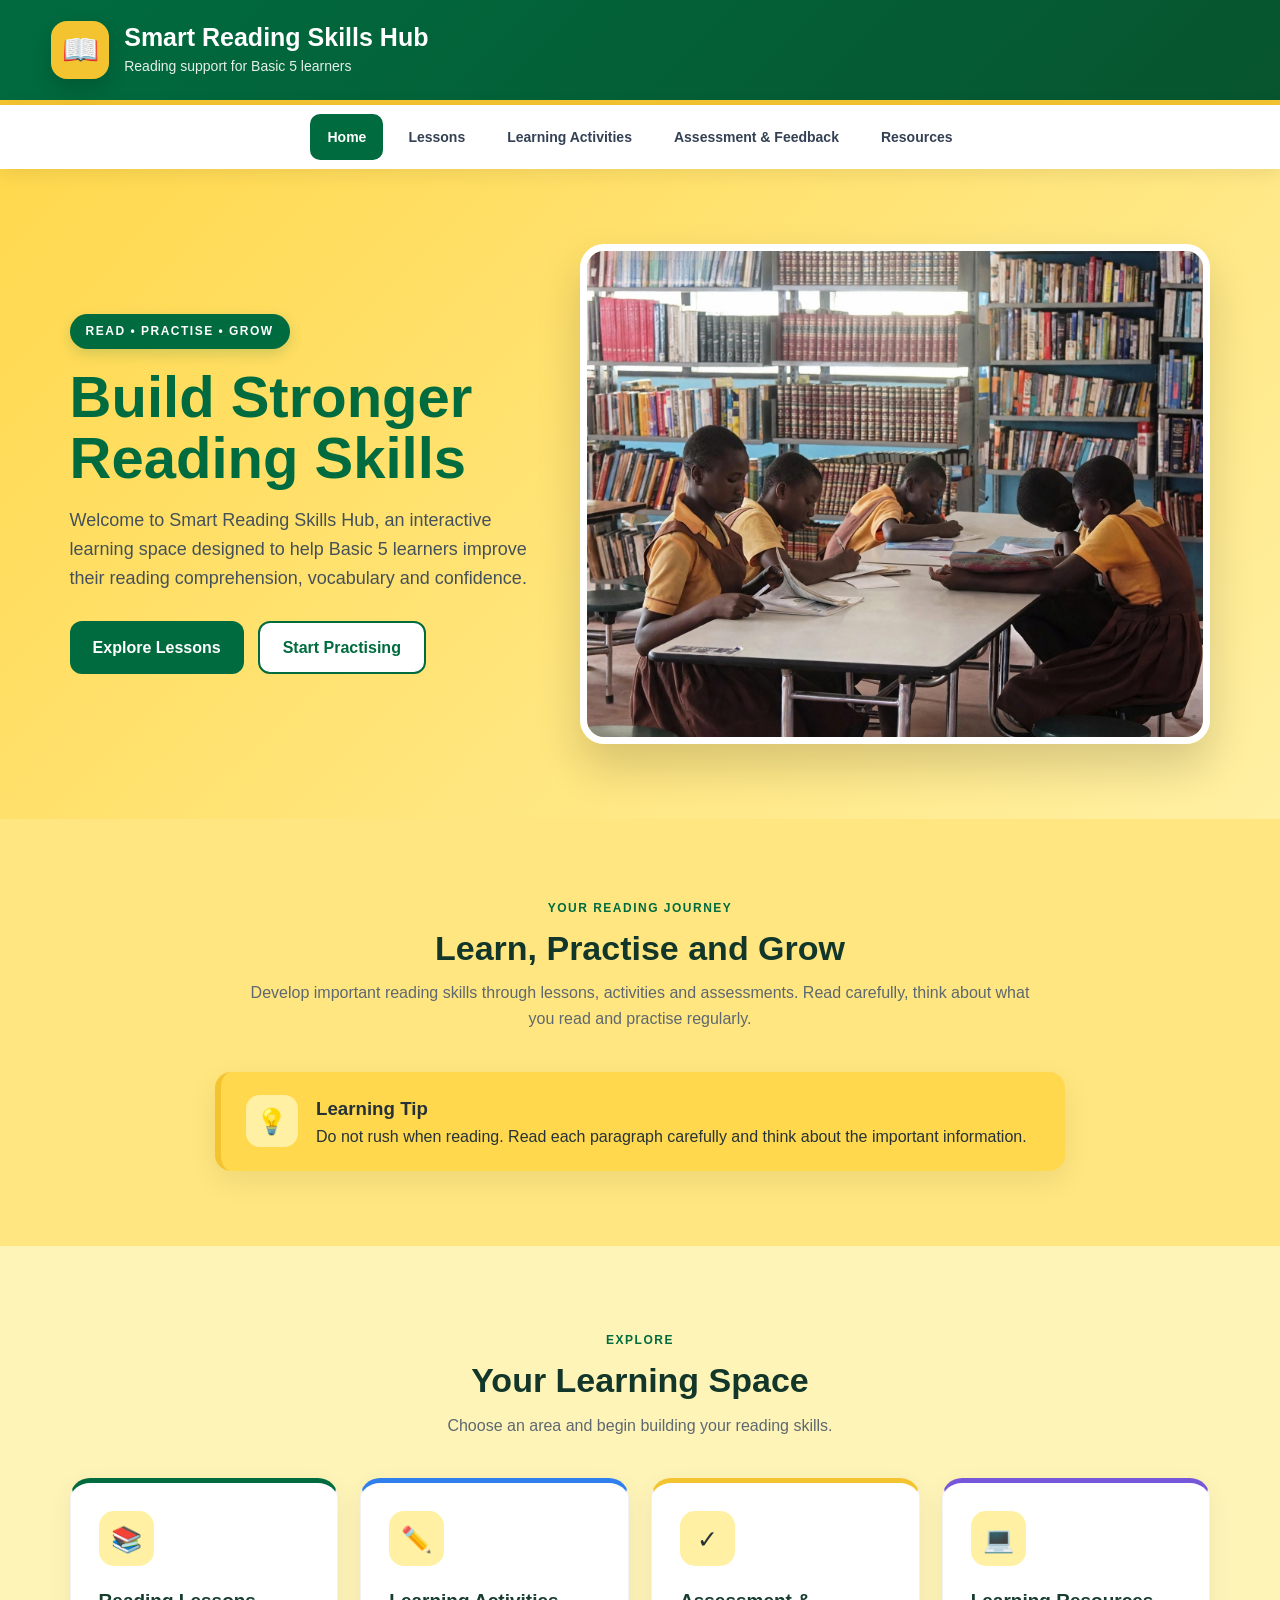
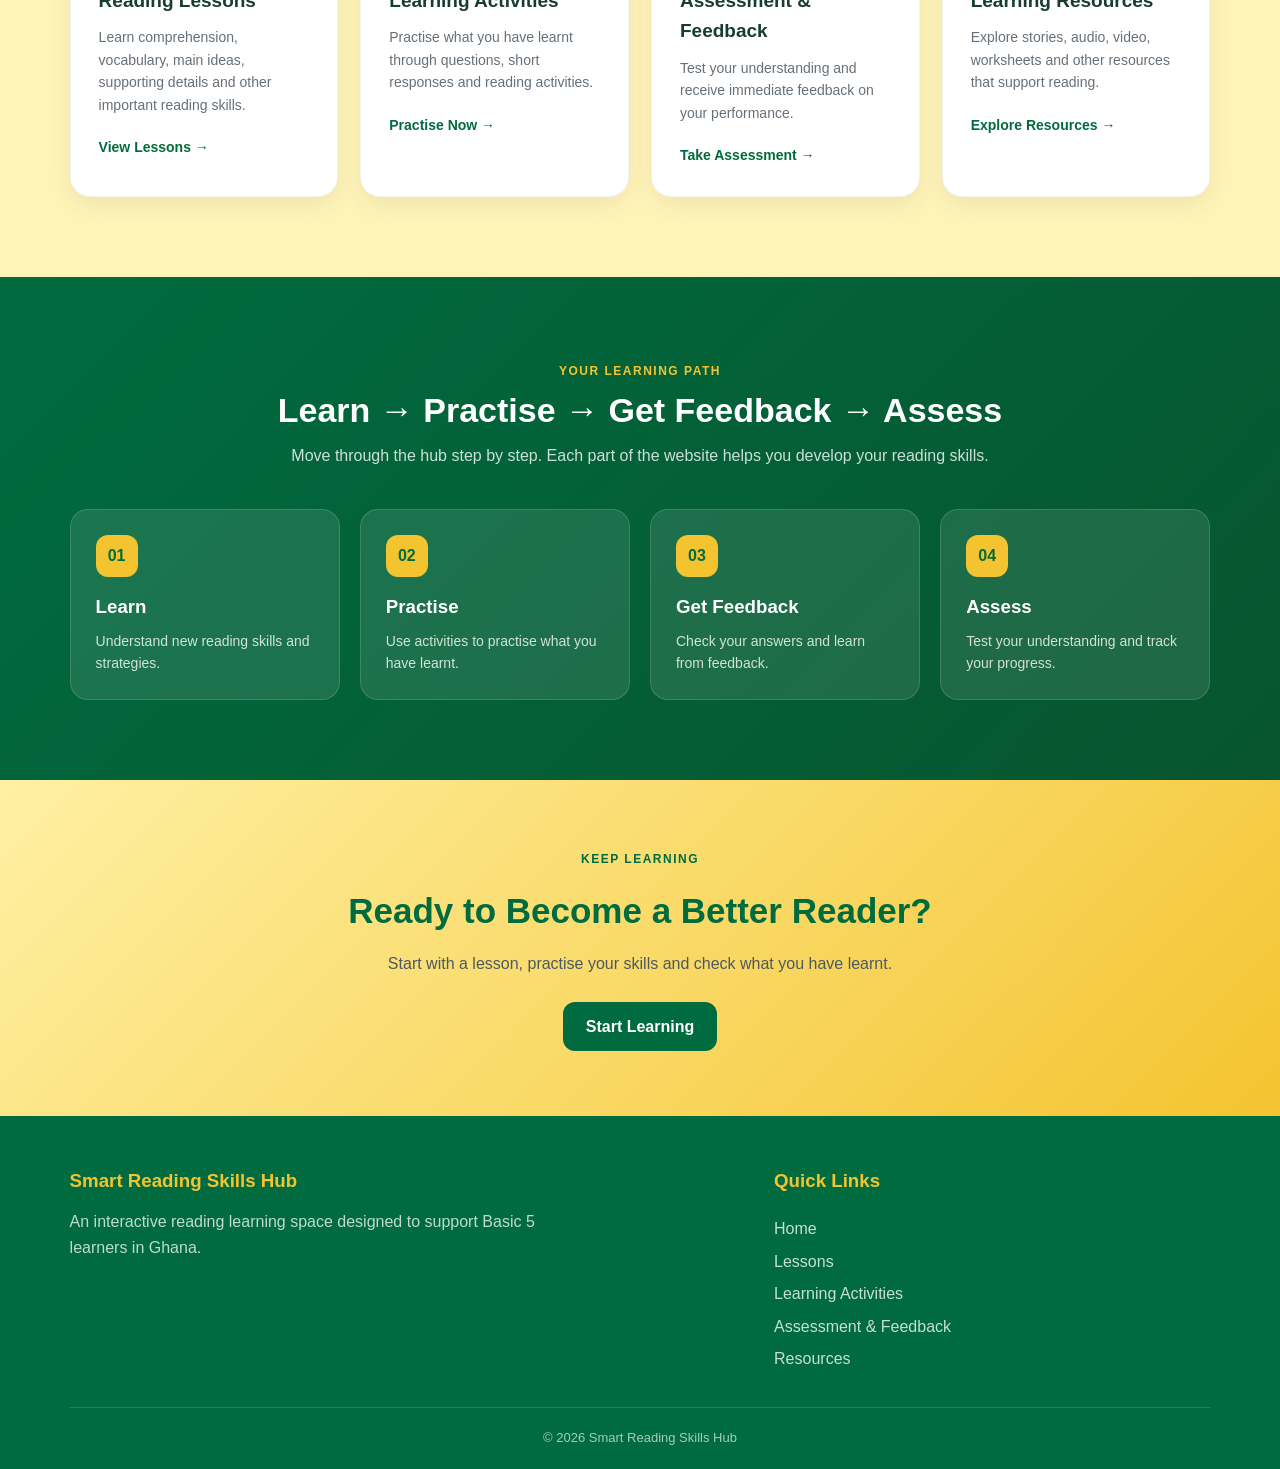
<file: index.html>
<!DOCTYPE html>
<html lang="en">
<head>
    <meta charset="UTF-8">
    <meta name="viewport" content="width=device-width, initial-scale=1.0">

    <title>Smart Reading Skills Hub | Home</title>

    <link rel="stylesheet" href="style.css">

    <style>
/* ================= LARGE CLASSROOM IMAGE ================= */

.classroom-image-section {
    width: 100vw !important;
    margin-left: calc(50% - 50vw) !important;
    padding: 35px 0 55px !important;
}

.classroom-image-container {
    width: 100vw !important;
    max-width: none !important;
    margin: 0 !important;
}

.classroom-image-container img {
    display: block !important;
    width: 100vw !important;
    max-width: none !important;
    height: 700px !important;
    object-fit: cover !important;
    object-position: center !important;
    margin: 0 !important;
    border-radius: 0 !important;
    border: none !important;
    box-shadow: none !important;
}

@media (max-width: 768px) {
    .classroom-image-section {
        padding: 25px 0 40px !important;
    }

    .classroom-image-container,
    .classroom-image-container img {
        width: 100vw !important;
    }

    .classroom-image-container img {
        height: 400px !important;
    }
}
       
            
        
    </style>
</head>

<body>

    <!-- ================= HEADER ================= -->

    <header class="site-header">

        <div class="container header-content">

            <div class="logo-area">

                <div class="logo-icon">📖</div>

                <div>
                    <h1>Smart Reading Skills Hub</h1>
                    <p>Reading support for Basic 5 learners</p>
                </div>

            

    </header>


    <!-- ================= NAVIGATION ================= -->

    <nav class="main-nav">

        <div class="container nav-content">

            <a href="index.html" class="active">
                Home
            </a>

            <a href="lessons.html">
                Lessons
            </a>

            <a href="activities.html">
                Learning Activities
            </a>

            <a href="assessment.html">
                Assessment &amp; Feedback
            </a>

            <a href="resources.html">
                Resources
            </a>

        </div>

    </nav>


    <!-- ================= MAIN ================= -->

    <main>

<!-- ================= HERO ================= -->

<section class="hero-section">

    <div class="container hero-content">

        <div class="hero-text">

            <span class="hero-label">
                READ • PRACTISE • GROW
            </span>

            <h2>
                Build Stronger Reading Skills
            </h2>

            <p>
                Welcome to Smart Reading Skills Hub, an interactive
                learning space designed to help Basic 5 learners
                improve their reading comprehension, vocabulary
                and confidence.
            </p>

            <div class="hero-buttons">

                <a href="lessons.html"
                   class="btn btn-primary">
                    Explore Lessons
                </a>

                <a href="activities.html"
                   class="btn btn-secondary">
                    Start Practising
                </a>

            </div>

        </div>


        <!-- CLASSROOM IMAGE -->

        <div class="hero-image">

            <img src="images/ghana-classroom.jpg"
                 alt="Basic school classroom">

        </div>

    </div>

</section>


        <!-- ================= LEARNING JOURNEY ================= -->

        <section class="intro-section">

            <div class="container">

                <div class="section-heading">

                    <span class="section-label">
                        YOUR READING JOURNEY
                    </span>

                    <h2>
                        Learn, Practise and Grow
                    </h2>

                    <p>
                        Develop important reading skills through lessons,
                        activities and assessments. Read carefully, think
                        about what you read and practise regularly.
                    </p>

                </div>


                <div class="learning-tip">

                    <div class="tip-icon">
                        💡
                    </div>

                    <div>

                        <h3>
                            Learning Tip
                        </h3>

                        <p>
                            Do not rush when reading. Read each paragraph
                            carefully and think about the important
                            information.
                        </p>

                    </div>

                </div>

            </div>

        </section>


        <!-- ================= LEARNING SPACE ================= -->

        <section class="learning-space">

            <div class="container">

                <div class="section-heading">

                    <span class="section-label">
                        EXPLORE
                    </span>

                    <h2>
                        Your Learning Space
                    </h2>

                    <p>
                        Choose an area and begin building your reading skills.
                    </p>

                </div>


                <div class="learning-grid">


                    <!-- LESSONS -->

                    <div class="learning-card card-green">

                        <div class="card-icon">
                            📚
                        </div>

                        <h3>
                            Reading Lessons
                        </h3>

                        <p>
                            Learn comprehension, vocabulary, main ideas,
                            supporting details and other important reading
                            skills.
                        </p>

                        <a href="lessons.html">
                            View Lessons →
                        </a>

                    </div>


                    <!-- ACTIVITIES -->

                    <div class="learning-card card-blue">

                        <div class="card-icon">
                            ✏️
                        </div>

                        <h3>
                            Learning Activities
                        </h3>

                        <p>
                            Practise what you have learnt through questions,
                            short responses and reading activities.
                        </p>

                        <a href="activities.html">
                            Practise Now →
                        </a>

                    </div>


                    <!-- ASSESSMENT -->

                    <div class="learning-card card-gold">

                        <div class="card-icon">
                            ✓
                        </div>

                        <h3>
                            Assessment &amp; Feedback
                        </h3>

                        <p>
                            Test your understanding and receive immediate
                            feedback on your performance.
                        </p>

                        <a href="assessment.html">
                            Take Assessment →
                        </a>

                    </div>


                    <!-- RESOURCES -->

                    <div class="learning-card card-purple">

                        <div class="card-icon">
                            💻
                        </div>

                        <h3>
                            Learning Resources
                        </h3>

                        <p>
                            Explore stories, audio, video, worksheets and
                            other resources that support reading.
                        </p>

                        <a href="resources.html">
                            Explore Resources →
                        </a>

                    </div>


                </div>

            </div>

        </section>


        <!-- ================= READING PATH ================= -->

        <section class="reading-path">

            <div class="container">

                <div class="section-heading">

                    <span class="section-label">
                        YOUR LEARNING PATH
                    </span>

                    <h2>
                        Learn → Practise → Get Feedback → Assess
                    </h2>

                    <p>
                        Move through the hub step by step. Each part of the
                        website helps you develop your reading skills.
                    </p>

                </div>


                <div class="path-grid">


                    <!-- LEARN -->

                    <div class="path-card path-one">

                        <span class="path-icon">
                            01
                        </span>

                        <h3>
                            Learn
                        </h3>

                        <p>
                            Understand new reading skills and strategies.
                        </p>

                    </div>


                    <!-- PRACTISE -->

                    <div class="path-card path-two">

                        <span class="path-icon">
                            02
                        </span>

                        <h3>
                            Practise
                        </h3>

                        <p>
                            Use activities to practise what you have learnt.
                        </p>

                    </div>


                    <!-- FEEDBACK -->

                    <div class="path-card path-three">

                        <span class="path-icon">
                            03
                        </span>

                        <h3>
                            Get Feedback
                        </h3>

                        <p>
                            Check your answers and learn from feedback.
                        </p>

                    </div>


                    <!-- ASSESS -->

                    <div class="path-card path-four">

                        <span class="path-icon">
                            04
                        </span>

                        <h3>
                            Assess
                        </h3>

                        <p>
                            Test your understanding and track your progress.
                        </p>

                    </div>


                </div>

            </div>

        </section>


        <!-- ================= FINAL CTA ================= -->

        <section class="cta-section">

            <div class="container">

                <div class="cta-content">

                    <span class="section-label">
                        KEEP LEARNING
                    </span>

                    <h2>
                        Ready to Become a Better Reader?
                    </h2>

                    <p>
                        Start with a lesson, practise your skills and check
                        what you have learnt.
                    </p>

                    <a href="lessons.html"
                       class="btn btn-primary">
                        Start Learning
                    </a>

                </div>

            </div>

        </section>


    </main>


    <!-- ================= FOOTER ================= -->

    <footer class="site-footer">

        <div class="container">

            <div class="footer-content">


                <!-- FOOTER ABOUT -->

                <div class="footer-about">

                    <h3>
                        Smart Reading Skills Hub
                    </h3>

                    <p>
                        An interactive reading learning space designed to
                        support Basic 5 learners in Ghana.
                    </p>

                </div>


                <!-- FOOTER LINKS -->

                <div class="footer-links">

                    <h3>
                        Quick Links
                    </h3>

                    <a href="index.html">
                        Home
                    </a>

                    <a href="lessons.html">
                        Lessons
                    </a>

                    <a href="activities.html">
                        Learning Activities
                    </a>

                    <a href="assessment.html">
                        Assessment &amp; Feedback
                    </a>

                    <a href="resources.html">
                        Resources
                    </a>

                </div>


            </div>


            <!-- FOOTER BOTTOM -->

            <div class="footer-bottom">

                <p>
                    © 2026 Smart Reading Skills Hub
                </p>

            </div>

        </div>

    </footer>


</body>
</html>
</file>
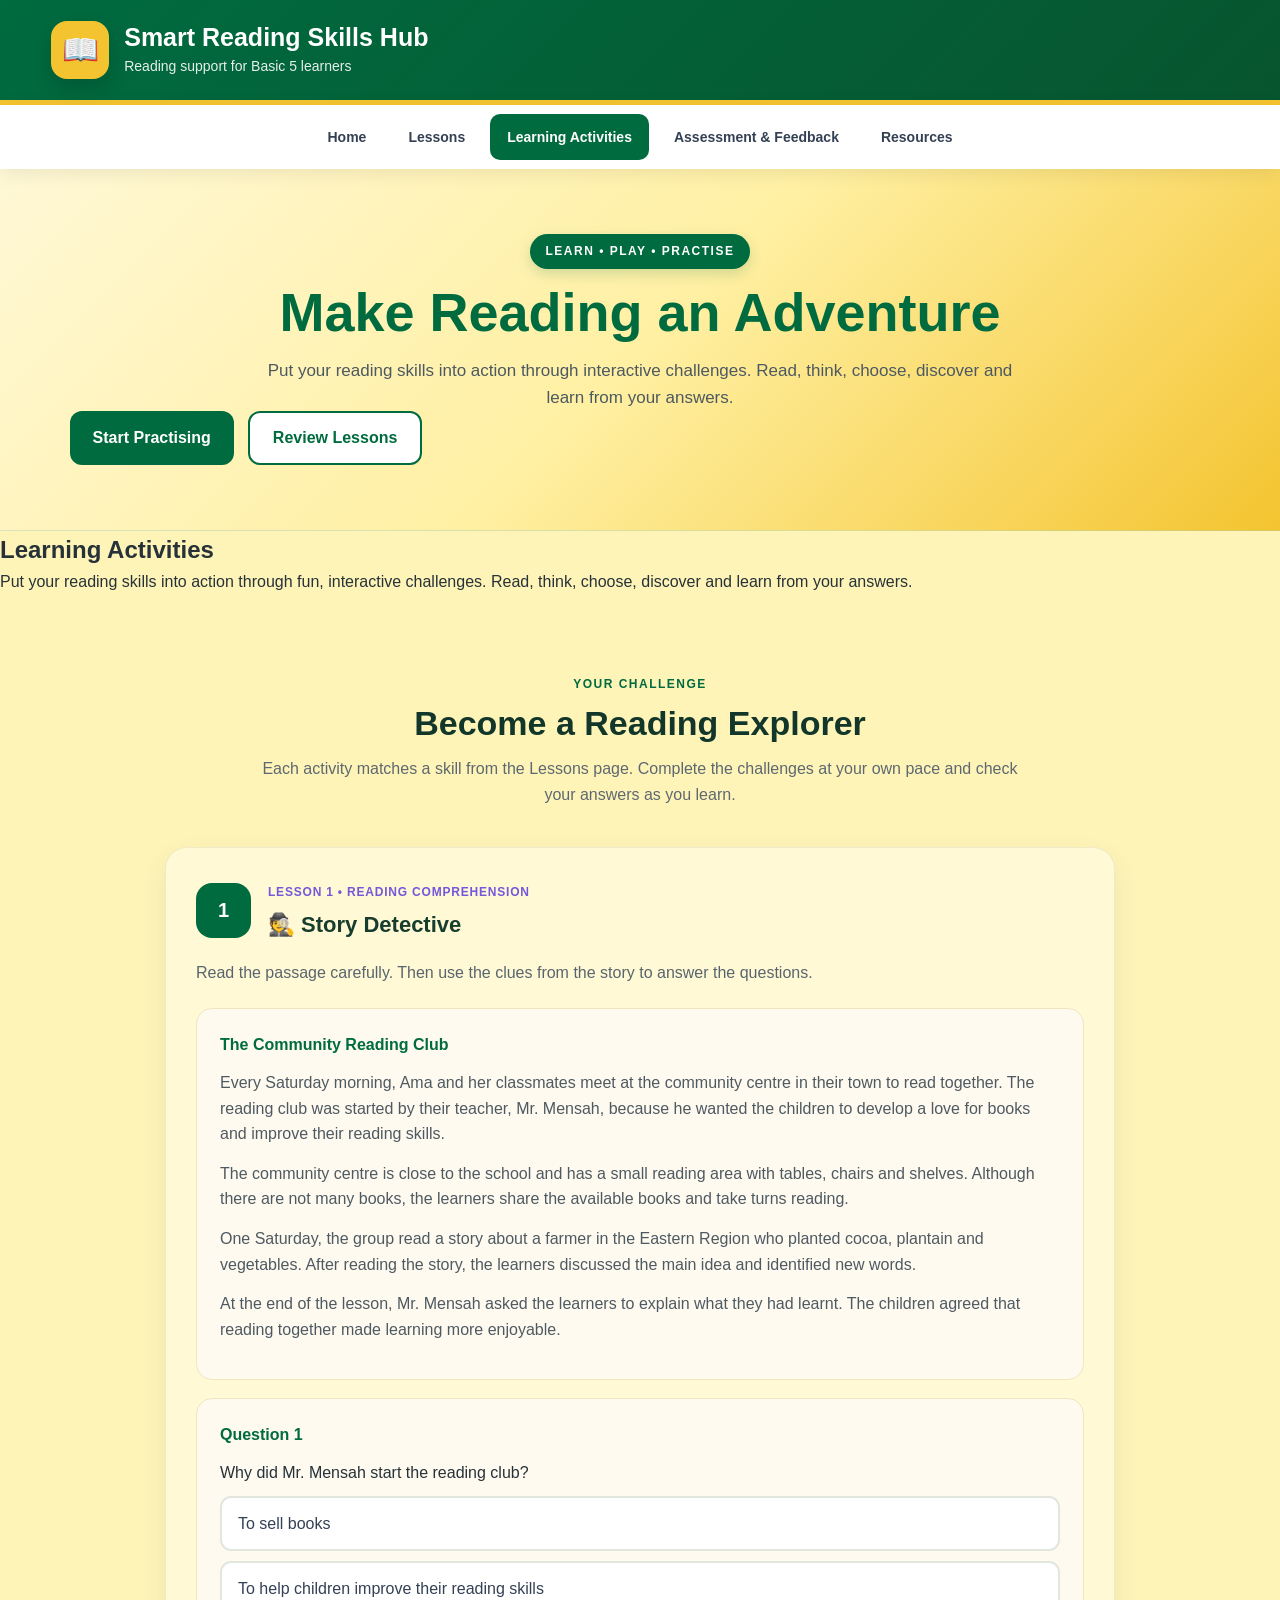
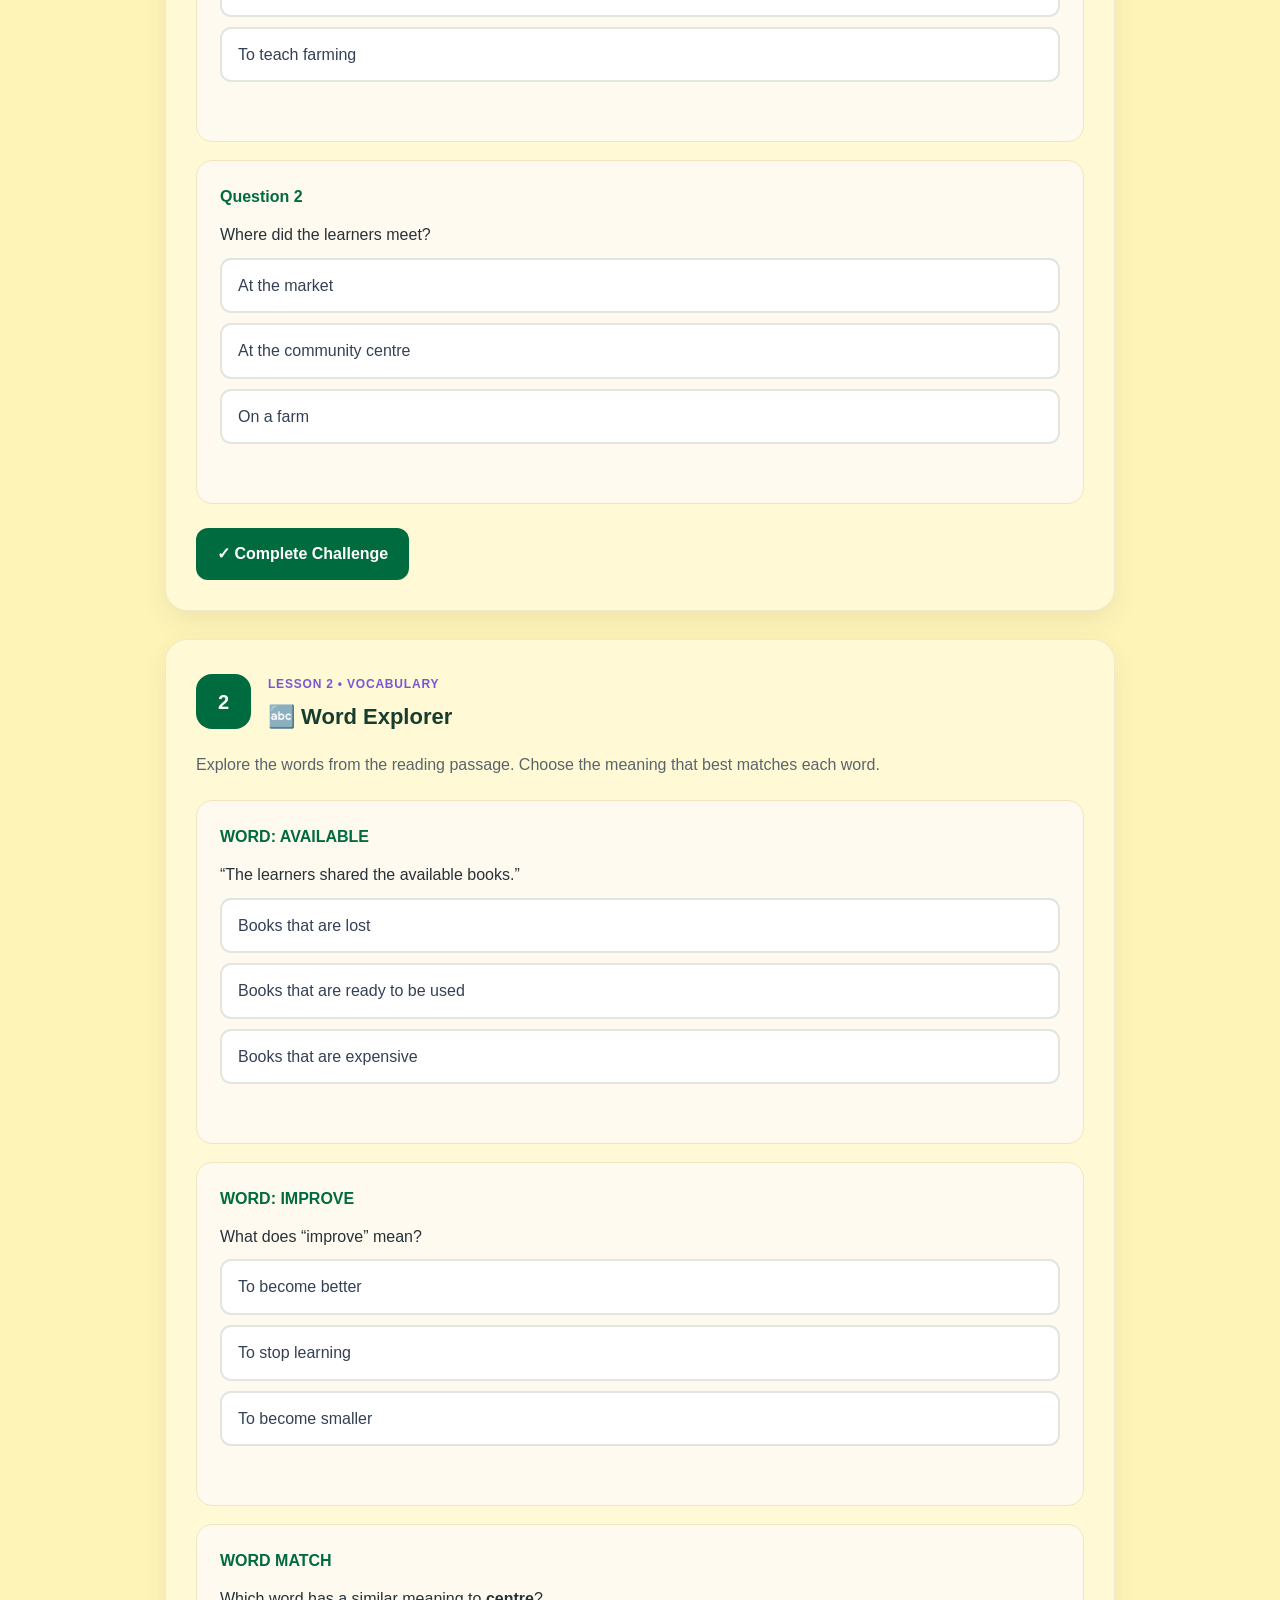
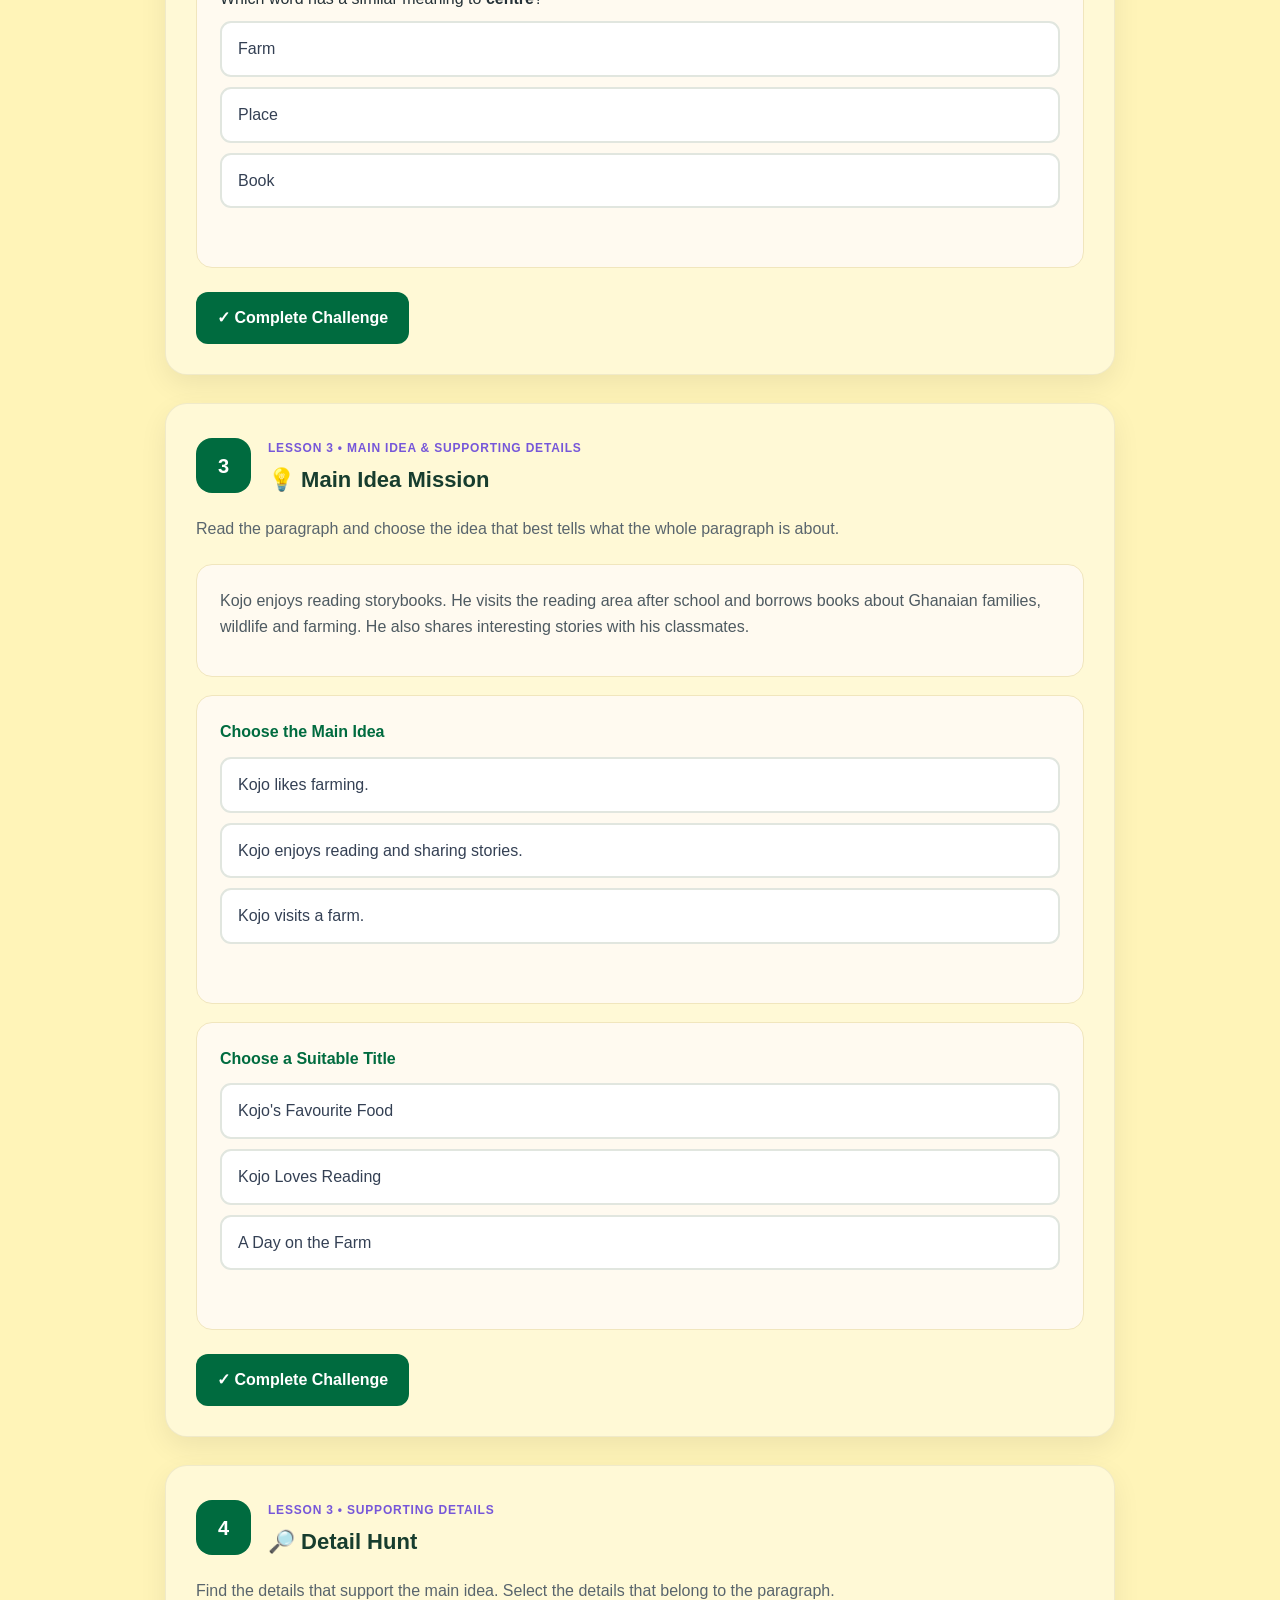
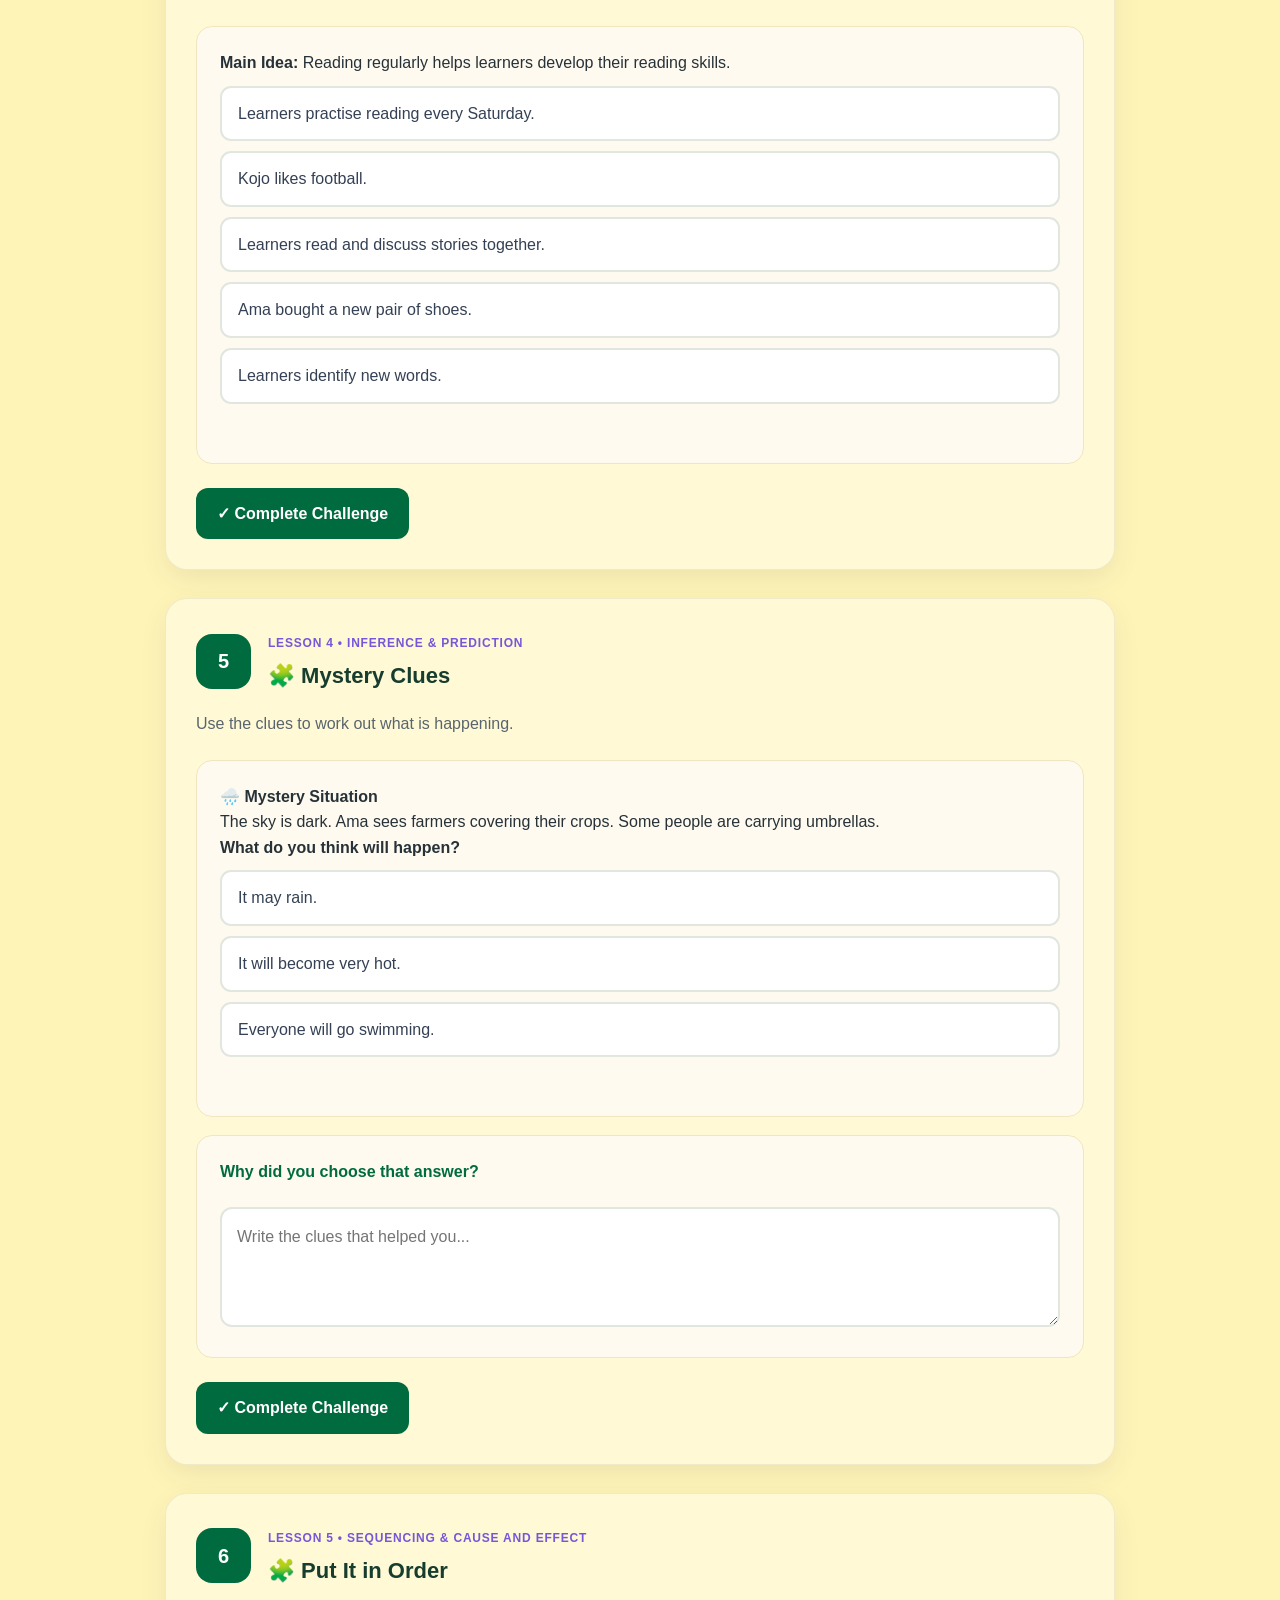
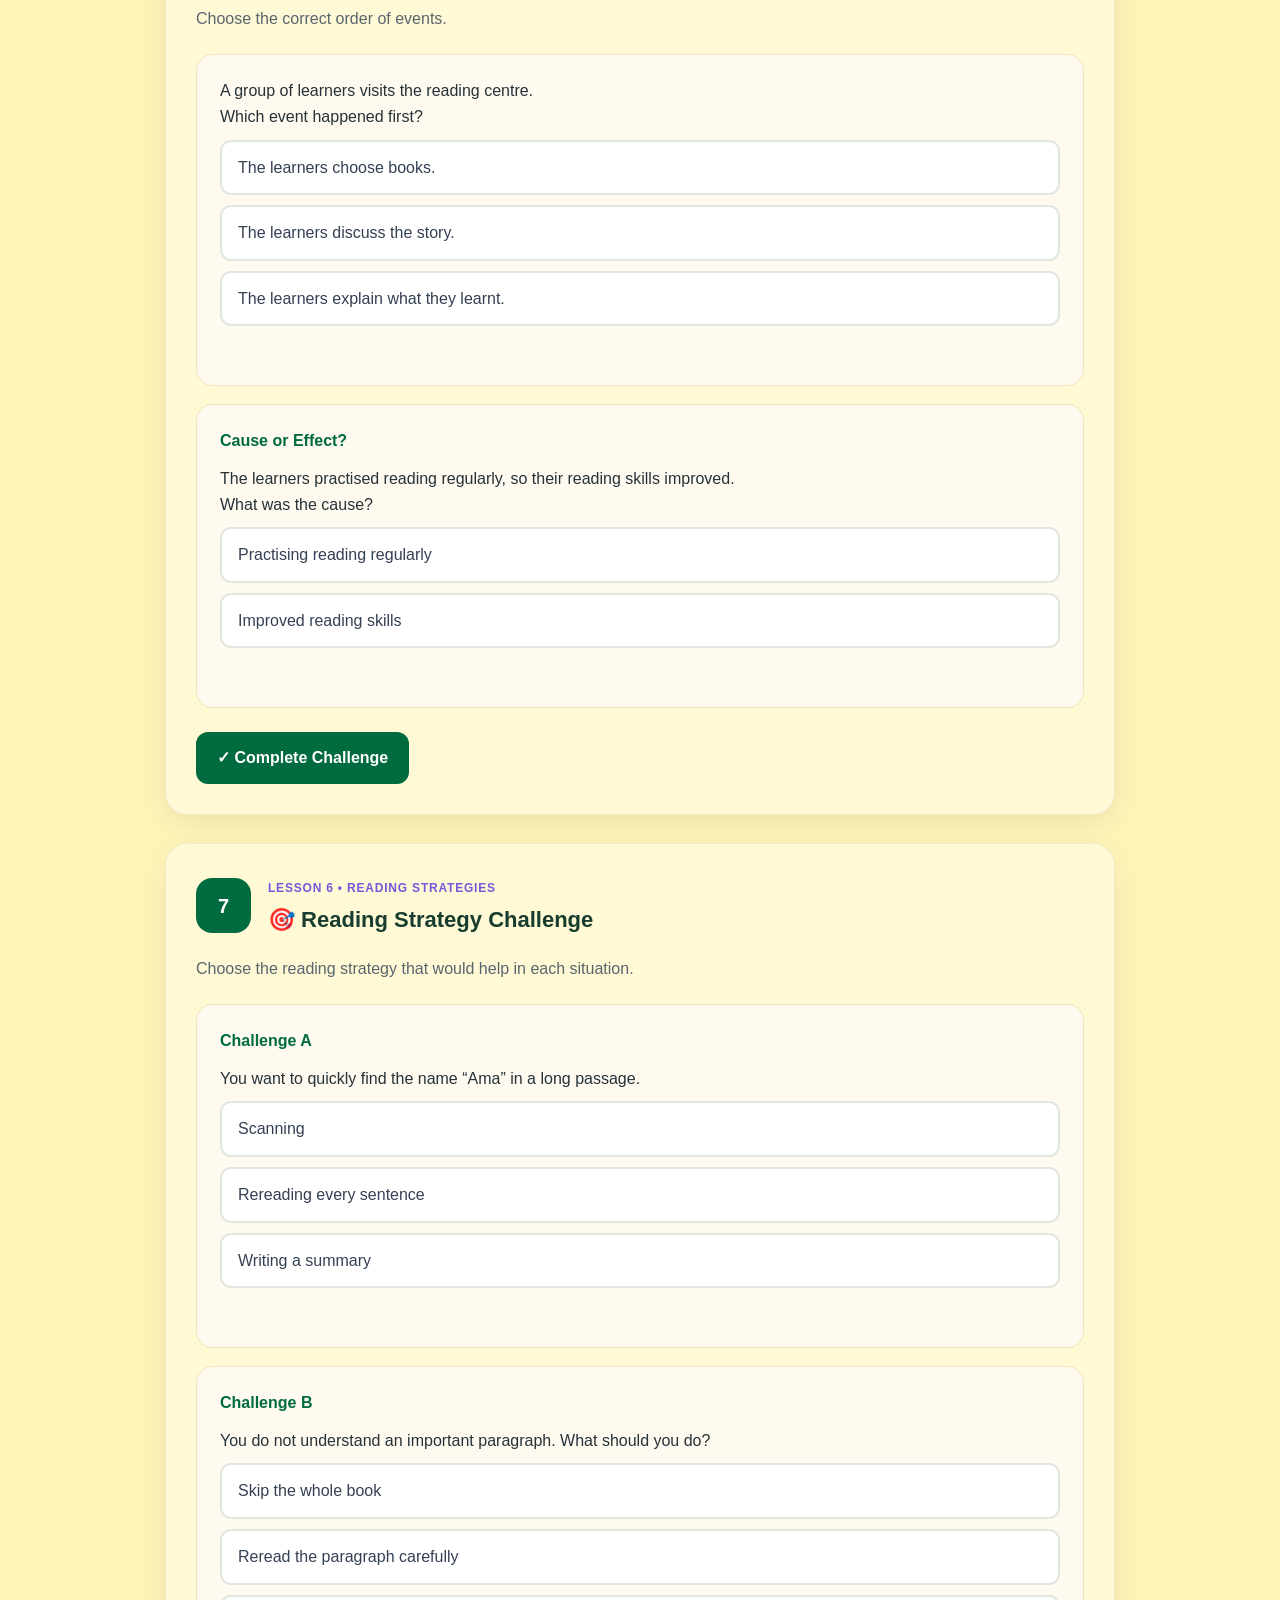
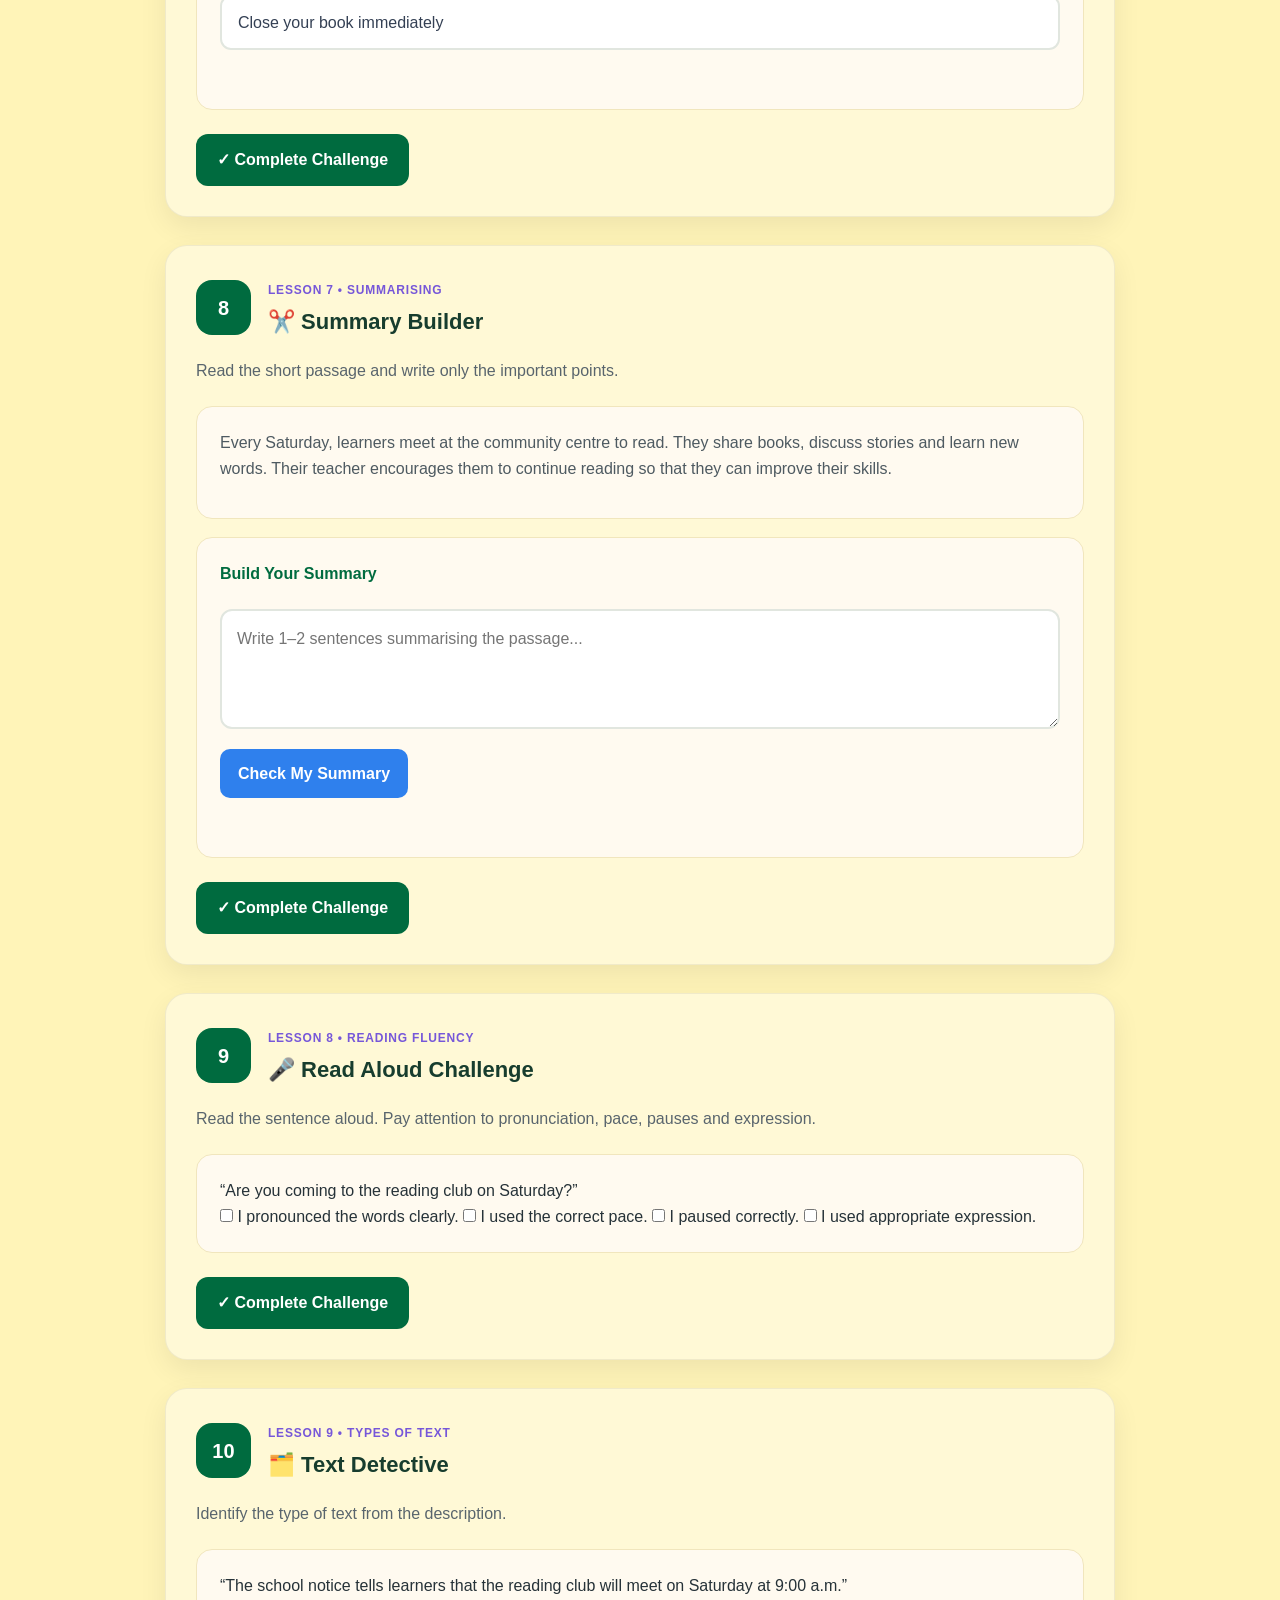
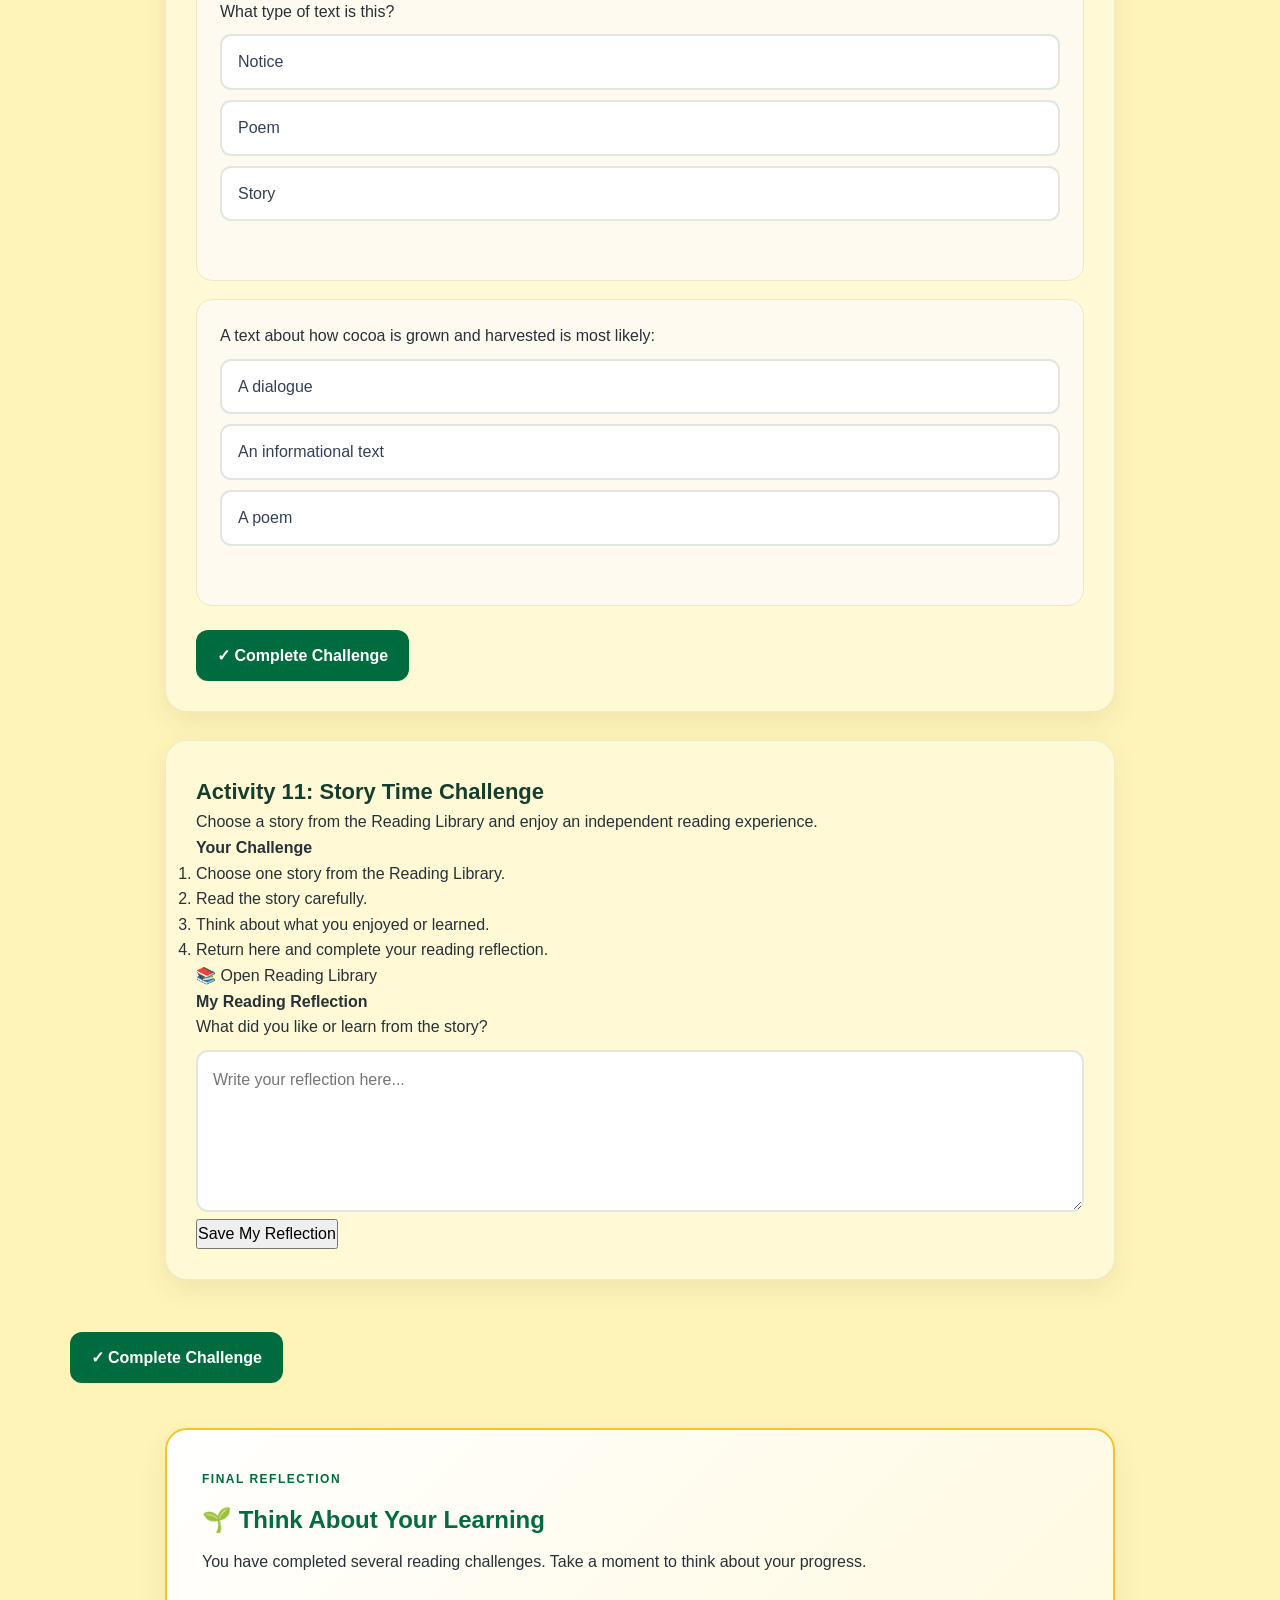
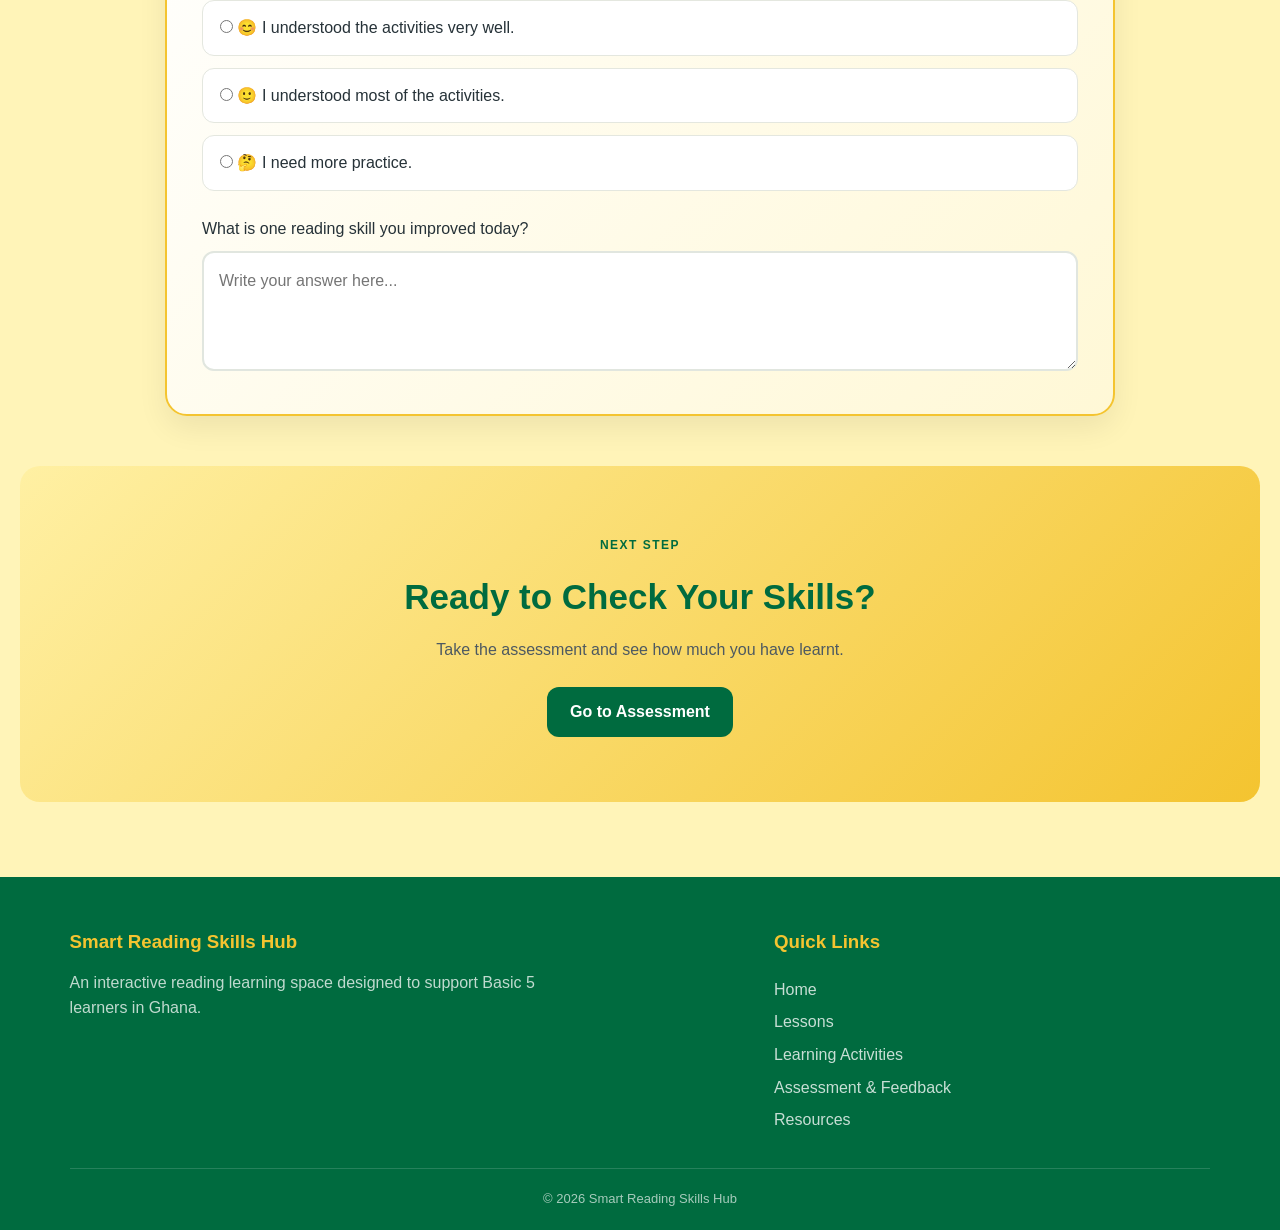
<file: activities.html>
<!DOCTYPE html>
<html lang="en">
<head>
    <meta charset="UTF-8">
    <meta name="viewport" content="width=device-width, initial-scale=1.0">

    <title>Learning Activities | Smart Reading Skills Hub</title>

    <link rel="stylesheet" href="style.css">
</head>

<body>

    <!-- HEADER -->
    <header class="site-header">
        <div class="container header-content">

            <div class="logo-area">
                <div class="logo-icon">📖</div>

                <div>
                    <h1>Smart Reading Skills Hub</h1>
                    <p>Reading support for Basic 5 learners</p>
                </div>
            </div>

        </div>
    </header>


    <!-- NAVIGATION -->
    <nav class="main-nav">

        <div class="container nav-content">

            <a href="index.html">Home</a>

            <a href="lessons.html">Lessons</a>

            <a href="activities.html" class="active">
                Learning Activities
            </a>

            <a href="assessment.html">
                Assessment &amp; Feedback
            </a>

            <a href="resources.html">
                Resources
            </a>

        </div>

    </nav>


    <main>

        <!-- PAGE HERO -->
<section class="activities-hero">

    <div class="container activities-hero-content">

        <span class="hero-label">
            LEARN • PLAY • PRACTISE
        </span>

        <h2>
            Make Reading an Adventure
        </h2>

        <p>
            Put your reading skills into action through interactive
            challenges. Read, think, choose, discover and learn from
            your answers.
        </p>

        <div class="hero-buttons">

            <a href="#activities" class="btn btn-primary">
                Start Practising
            </a>

            <a href="lessons.html" class="btn btn-secondary">
                Review Lessons
            </a>

        </div>

    </div>

</section>

                <h2>Learning Activities</h2>

                <p>
                    Put your reading skills into action through fun,
                    interactive challenges. Read, think, choose, discover
                    and learn from your answers.
                </p>

            </div>

        </section>


        <!-- ACTIVITY INTRO -->
        <section class="activities-section">

            <div class="container">

                <div class="section-heading">

                    <span class="section-label">
                        YOUR CHALLENGE
                    </span>

                    <h2>Become a Reading Explorer</h2>

                    <p>
                        Each activity matches a skill from the Lessons page.
                        Complete the challenges at your own pace and check
                        your answers as you learn.
                    </p>

                </div>

                <!-- ACTIVITY 1 -->
                <div class="activity-card play-activity">

                    <div class="activity-heading">

                        <div class="activity-number">
                            1
                        </div>

                        <div>
                            <span class="activity-skill">
                                Lesson 1 • Reading Comprehension
                            </span>

                            <h3>🕵️ Story Detective</h3>
                        </div>

                    </div>


                    <p class="activity-instruction">
                        Read the passage carefully. Then use the clues
                        from the story to answer the questions.
                    </p>


                    <div class="reading-passage">

                        <h4>The Community Reading Club</h4>

                        <p>
                            Every Saturday morning, Ama and her classmates
                            meet at the community centre in their town to
                            read together. The reading club was started by
                            their teacher, Mr. Mensah, because he wanted the
                            children to develop a love for books and improve
                            their reading skills.
                        </p>

                        <p>
                            The community centre is close to the school and
                            has a small reading area with tables, chairs and
                            shelves. Although there are not many books, the
                            learners share the available books and take turns
                            reading.
                        </p>

                        <p>
                            One Saturday, the group read a story about a
                            farmer in the Eastern Region who planted cocoa,
                            plantain and vegetables. After reading the story,
                            the learners discussed the main idea and
                            identified new words.
                        </p>

                        <p>
                            At the end of the lesson, Mr. Mensah asked the
                            learners to explain what they had learnt. The
                            children agreed that reading together made
                            learning more enjoyable.
                        </p>

                    </div>


                    <div class="game-question">

                        <h4>Question 1</h4>

                        <p>
                            Why did Mr. Mensah start the reading club?
                        </p>

                        <button class="choice-button"
                                onclick="checkChoice(this, false)">
                            To sell books
                        </button>

                        <button class="choice-button"
                                onclick="checkChoice(this, true)">
                            To help children improve their reading skills
                        </button>

                        <button class="choice-button"
                                onclick="checkChoice(this, false)">
                            To teach farming
                        </button>

                        <div class="feedback"></div>

                    </div>


                    <div class="game-question">

                        <h4>Question 2</h4>

                        <p>
                            Where did the learners meet?
                        </p>

                        <button class="choice-button"
                                onclick="checkChoice(this, false)">
                            At the market
                        </button>

                        <button class="choice-button"
                                onclick="checkChoice(this, true)">
                            At the community centre
                        </button>

                        <button class="choice-button"
                                onclick="checkChoice(this, false)">
                            On a farm
                        </button>

                        <div class="feedback"></div>

                    </div>


                    <button class="activity-complete"
                            onclick="completeActivity(this)">
                        ✓ Complete Challenge
                    </button>

                </div>


                <!-- ACTIVITY 2 -->
                <div class="activity-card play-activity">

                    <div class="activity-heading">

                        <div class="activity-number">
                            2
                        </div>

                        <div>
                            <span class="activity-skill">
                                Lesson 2 • Vocabulary
                            </span>

                            <h3>🔤 Word Explorer</h3>
                        </div>

                    </div>


                    <p class="activity-instruction">
                        Explore the words from the reading passage.
                        Choose the meaning that best matches each word.
                    </p>


                    <div class="word-card">

                        <h4>WORD: AVAILABLE</h4>

                        <p>
                            “The learners shared the available books.”
                        </p>

                        <button class="choice-button"
                                onclick="checkChoice(this, false)">
                            Books that are lost
                        </button>

                        <button class="choice-button"
                                onclick="checkChoice(this, true)">
                            Books that are ready to be used
                        </button>

                        <button class="choice-button"
                                onclick="checkChoice(this, false)">
                            Books that are expensive
                        </button>

                        <div class="feedback"></div>

                    </div>


                    <div class="word-card">

                        <h4>WORD: IMPROVE</h4>

                        <p>
                            What does “improve” mean?
                        </p>

                        <button class="choice-button"
                                onclick="checkChoice(this, true)">
                            To become better
                        </button>

                        <button class="choice-button"
                                onclick="checkChoice(this, false)">
                            To stop learning
                        </button>

                        <button class="choice-button"
                                onclick="checkChoice(this, false)">
                            To become smaller
                        </button>

                        <div class="feedback"></div>

                    </div>


                    <div class="word-card">

                        <h4>WORD MATCH</h4>

                        <p>
                            Which word has a similar meaning to
                            <strong>centre</strong>?
                        </p>

                        <button class="choice-button"
                                onclick="checkChoice(this, false)">
                            Farm
                        </button>

                        <button class="choice-button"
                                onclick="checkChoice(this, true)">
                            Place
                        </button>

                        <button class="choice-button"
                                onclick="checkChoice(this, false)">
                            Book
                        </button>

                        <div class="feedback"></div>

                    </div>


                    <button class="activity-complete"
                            onclick="completeActivity(this)">
                        ✓ Complete Challenge
                    </button>

                </div>


                <!-- ACTIVITY 3 -->
                <div class="activity-card play-activity">

                    <div class="activity-heading">

                        <div class="activity-number">
                            3
                        </div>

                        <div>
                            <span class="activity-skill">
                                Lesson 3 • Main Idea &amp; Supporting Details
                            </span>

                            <h3>💡 Main Idea Mission</h3>
                        </div>

                    </div>


                    <p class="activity-instruction">
                        Read the paragraph and choose the idea that best
                        tells what the whole paragraph is about.
                    </p>


                    <div class="reading-passage">

                        <p>
                            Kojo enjoys reading storybooks. He visits the
                            reading area after school and borrows books
                            about Ghanaian families, wildlife and farming.
                            He also shares interesting stories with his
                            classmates.
                        </p>

                    </div>


                    <div class="game-question">

                        <h4>Choose the Main Idea</h4>

                        <button class="choice-button"
                                onclick="checkChoice(this, false)">
                            Kojo likes farming.
                        </button>

                        <button class="choice-button"
                                onclick="checkChoice(this, true)">
                            Kojo enjoys reading and sharing stories.
                        </button>

                        <button class="choice-button"
                                onclick="checkChoice(this, false)">
                            Kojo visits a farm.
                        </button>

                        <div class="feedback"></div>

                    </div>


                    <div class="game-question">

                        <h4>Choose a Suitable Title</h4>

                        <button class="choice-button"
                                onclick="checkChoice(this, false)">
                            Kojo's Favourite Food
                        </button>

                        <button class="choice-button"
                                onclick="checkChoice(this, true)">
                            Kojo Loves Reading
                        </button>

                        <button class="choice-button"
                                onclick="checkChoice(this, false)">
                            A Day on the Farm
                        </button>

                        <div class="feedback"></div>

                    </div>


                    <button class="activity-complete"
                            onclick="completeActivity(this)">
                        ✓ Complete Challenge
                    </button>

                </div>


                <!-- ACTIVITY 4 -->
                <div class="activity-card play-activity">

                    <div class="activity-heading">

                        <div class="activity-number">
                            4
                        </div>

                        <div>
                            <span class="activity-skill">
                                Lesson 3 • Supporting Details
                            </span>

                            <h3>🔎 Detail Hunt</h3>
                        </div>

                    </div>


                    <p class="activity-instruction">
                        Find the details that support the main idea.
                        Select the details that belong to the paragraph.
                    </p>


                    <div class="detail-hunt">

                        <p>
                            <strong>Main Idea:</strong>
                            Reading regularly helps learners develop
                            their reading skills.
                        </p>

                        <button class="detail-choice"
                                onclick="toggleDetail(this, true)">
                            Learners practise reading every Saturday.
                        </button>

                        <button class="detail-choice"
                                onclick="toggleDetail(this, false)">
                            Kojo likes football.
                        </button>

                        <button class="detail-choice"
                                onclick="toggleDetail(this, true)">
                            Learners read and discuss stories together.
                        </button>

                        <button class="detail-choice"
                                onclick="toggleDetail(this, false)">
                            Ama bought a new pair of shoes.
                        </button>

                        <button class="detail-choice"
                                onclick="toggleDetail(this, true)">
                            Learners identify new words.
                        </button>

                        <div class="feedback"></div>

                    </div>


                    <button class="activity-complete"
                            onclick="completeActivity(this)">
                        ✓ Complete Challenge
                    </button>

                </div>


                <!-- ACTIVITY 5 -->
                <div class="activity-card play-activity">

                    <div class="activity-heading">

                        <div class="activity-number">
                            5
                        </div>

                        <div>
                            <span class="activity-skill">
                                Lesson 4 • Inference &amp; Prediction
                            </span>

                            <h3>🧩 Mystery Clues</h3>
                        </div>

                    </div>


                    <p class="activity-instruction">
                        Use the clues to work out what is happening.
                    </p>


                    <div class="mystery-box">

                        <h4>🌧️ Mystery Situation</h4>

                        <p>
                            The sky is dark. Ama sees farmers covering
                            their crops. Some people are carrying umbrellas.
                        </p>

                        <p>
                            <strong>
                                What do you think will happen?
                            </strong>
                        </p>

                        <button class="choice-button"
                                onclick="checkChoice(this, true)">
                            It may rain.
                        </button>

                        <button class="choice-button"
                                onclick="checkChoice(this, false)">
                            It will become very hot.
                        </button>

                        <button class="choice-button"
                                onclick="checkChoice(this, false)">
                            Everyone will go swimming.
                        </button>

                        <div class="feedback"></div>

                    </div>


                    <div class="game-question">

                        <h4>Why did you choose that answer?</h4>

                        <textarea
                            placeholder="Write the clues that helped you..."></textarea>

                    </div>


                    <button class="activity-complete"
                            onclick="completeActivity(this)">
                        ✓ Complete Challenge
                    </button>

                </div>


                <!-- ACTIVITY 6 -->
                <div class="activity-card play-activity">

                    <div class="activity-heading">

                        <div class="activity-number">
                            6
                        </div>

                        <div>
                            <span class="activity-skill">
                                Lesson 5 • Sequencing &amp; Cause and Effect
                            </span>

                            <h3>🧩 Put It in Order</h3>
                        </div>

                    </div>


                    <p class="activity-instruction">
                        Choose the correct order of events.
                    </p>


                    <div class="sequence-box">

                        <p>
                            A group of learners visits the reading centre.
                        </p>

                        <p>
                            Which event happened first?
                        </p>

                        <button class="choice-button"
                                onclick="checkChoice(this, true)">
                            The learners choose books.
                        </button>

                        <button class="choice-button"
                                onclick="checkChoice(this, false)">
                            The learners discuss the story.
                        </button>

                        <button class="choice-button"
                                onclick="checkChoice(this, false)">
                            The learners explain what they learnt.
                        </button>

                        <div class="feedback"></div>

                    </div>


                    <div class="game-question">

                        <h4>Cause or Effect?</h4>

                        <p>
                            The learners practised reading regularly,
                            so their reading skills improved.
                        </p>

                        <p>
                            What was the cause?
                        </p>

                        <button class="choice-button"
                                onclick="checkChoice(this, true)">
                            Practising reading regularly
                        </button>

                        <button class="choice-button"
                                onclick="checkChoice(this, false)">
                            Improved reading skills
                        </button>

                        <div class="feedback"></div>

                    </div>


                    <button class="activity-complete"
                            onclick="completeActivity(this)">
                        ✓ Complete Challenge
                    </button>

                </div>


                <!-- ACTIVITY 7 -->
                <div class="activity-card play-activity">

                    <div class="activity-heading">

                        <div class="activity-number">
                            7
                        </div>

                        <div>
                            <span class="activity-skill">
                                Lesson 6 • Reading Strategies
                            </span>

                            <h3>🎯 Reading Strategy Challenge</h3>
                        </div>

                    </div>


                    <p class="activity-instruction">
                        Choose the reading strategy that would help in
                        each situation.
                    </p>


                    <div class="strategy-card">

                        <h4>Challenge A</h4>

                        <p>
                            You want to quickly find the name “Ama” in
                            a long passage.
                        </p>

                        <button class="choice-button"
                                onclick="checkChoice(this, true)">
                            Scanning
                        </button>

                        <button class="choice-button"
                                onclick="checkChoice(this, false)">
                            Rereading every sentence
                        </button>

                        <button class="choice-button"
                                onclick="checkChoice(this, false)">
                            Writing a summary
                        </button>

                        <div class="feedback"></div>

                    </div>


                    <div class="strategy-card">

                        <h4>Challenge B</h4>

                        <p>
                            You do not understand an important paragraph.
                            What should you do?
                        </p>

                        <button class="choice-button"
                                onclick="checkChoice(this, false)">
                            Skip the whole book
                        </button>

                        <button class="choice-button"
                                onclick="checkChoice(this, true)">
                            Reread the paragraph carefully
                        </button>

                        <button class="choice-button"
                                onclick="checkChoice(this, false)">
                            Close your book immediately
                        </button>

                        <div class="feedback"></div>

                    </div>


                    <button class="activity-complete"
                            onclick="completeActivity(this)">
                        ✓ Complete Challenge
                    </button>

                </div>


                <!-- ACTIVITY 8 -->
                <div class="activity-card play-activity">

                    <div class="activity-heading">

                        <div class="activity-number">
                            8
                        </div>

                        <div>
                            <span class="activity-skill">
                                Lesson 7 • Summarising
                            </span>

                            <h3>✂️ Summary Builder</h3>
                        </div>

                    </div>


                    <p class="activity-instruction">
                        Read the short passage and write only the
                        important points.
                    </p>


                    <div class="reading-passage">

                        <p>
                            Every Saturday, learners meet at the community
                            centre to read. They share books, discuss
                            stories and learn new words. Their teacher
                            encourages them to continue reading so that
                            they can improve their skills.
                        </p>

                    </div>


                    <div class="game-question">

                        <h4>
                            Build Your Summary
                        </h4>

                        <textarea
                            placeholder="Write 1–2 sentences summarising the passage..."></textarea>

                        <button class="check-writing"
                                onclick="showWritingFeedback(this)">
                            Check My Summary
                        </button>

                        <div class="feedback"></div>

                    </div>


                    <button class="activity-complete"
                            onclick="completeActivity(this)">
                        ✓ Complete Challenge
                    </button>

                </div>


                <!-- ACTIVITY 9 -->
                <div class="activity-card play-activity">

                    <div class="activity-heading">

                        <div class="activity-number">
                            9
                        </div>

                        <div>
                            <span class="activity-skill">
                                Lesson 8 • Reading Fluency
                            </span>

                            <h3>🎤 Read Aloud Challenge</h3>
                        </div>

                    </div>


                    <p class="activity-instruction">
                        Read the sentence aloud. Pay attention to
                        pronunciation, pace, pauses and expression.
                    </p>


                    <div class="read-aloud-box">

                        <p class="large-reading-text">
                            “Are you coming to the reading club on Saturday?”
                        </p>

                        <div class="fluency-checks">

                            <label>
                                <input type="checkbox">
                                I pronounced the words clearly.
                            </label>

                            <label>
                                <input type="checkbox">
                                I used the correct pace.
                            </label>

                            <label>
                                <input type="checkbox">
                                I paused correctly.
                            </label>

                            <label>
                                <input type="checkbox">
                                I used appropriate expression.
                            </label>

                        </div>

                    </div>


                    <button class="activity-complete"
                            onclick="completeActivity(this)">
                        ✓ Complete Challenge
                    </button>

                </div>


                <!-- ACTIVITY 10 -->
                <div class="activity-card play-activity">

                    <div class="activity-heading">

                        <div class="activity-number">
                            10
                        </div>

                        <div>
                            <span class="activity-skill">
                                Lesson 9 • Types of Text
                            </span>

                            <h3>🗂️ Text Detective</h3>
                        </div>

                    </div>


                    <p class="activity-instruction">
                        Identify the type of text from the description.
                    </p>


                    <div class="game-question">

                        <p>
                            “The school notice tells learners that the
                            reading club will meet on Saturday at 9:00 a.m.”
                        </p>

                        <p>
                            What type of text is this?
                        </p>

                        <button class="choice-button"
                                onclick="checkChoice(this, true)">
                            Notice
                        </button>

                        <button class="choice-button"
                                onclick="checkChoice(this, false)">
                            Poem
                        </button>

                        <button class="choice-button"
                                onclick="checkChoice(this, false)">
                            Story
                        </button>

                        <div class="feedback"></div>

                    </div>


                    <div class="game-question">

                        <p>
                            A text about how cocoa is grown and harvested
                            is most likely:
                        </p>

                        <button class="choice-button"
                                onclick="checkChoice(this, false)">
                            A dialogue
                        </button>

                        <button class="choice-button"
                                onclick="checkChoice(this, true)">
                            An informational text
                        </button>

                        <button class="choice-button"
                                onclick="checkChoice(this, false)">
                            A poem
                        </button>

                        <div class="feedback"></div>

                    </div>


                    <button class="activity-complete"
                            onclick="completeActivity(this)">
                        ✓ Complete Challenge
                    </button>

                </div>


                <div class="activity-card">
    <h3>Activity 11: Story Time Challenge</h3>

    <p>
        Choose a story from the Reading Library and enjoy an independent
        reading experience.
    </p>

    <h4>Your Challenge</h4>

    <ol>
        <li>Choose one story from the Reading Library.</li>
        <li>Read the story carefully.</li>
        <li>Think about what you enjoyed or learned.</li>
        <li>Return here and complete your reading reflection.</li>
    </ol>

    <a href="lessons.html#reading-library" class="activity-button">
        📚 Open Reading Library
    </a>

    <h4>My Reading Reflection</h4>

    <p>What did you like or learn from the story?</p>

    <textarea
        id="readingReflection"
        rows="5"
        placeholder="Write your reflection here..."
    ></textarea>

    <button class="activity-button" onclick="saveReadingReflection()">
        Save My Reflection
    </button>

    <p id="reflectionMessage"></p>
</div>

                    <button class="activity-complete"
                            onclick="completeActivity(this)">
                        ✓ Complete Challenge
                    </button>

                </div>


                <!-- REFLECTION -->
                <div class="reflection-box">

                    <span class="section-label">
                        FINAL REFLECTION
                    </span>

                    <h2>🌱 Think About Your Learning</h2>

                    <p>
                        You have completed several reading challenges.
                        Take a moment to think about your progress.
                    </p>


                    <div class="reflection-options">

                        <label>
                            <input type="radio" name="reflection">
                            😊 I understood the activities very well.
                        </label>

                        <label>
                            <input type="radio" name="reflection">
                            🙂 I understood most of the activities.
                        </label>

                        <label>
                            <input type="radio" name="reflection">
                            🤔 I need more practice.
                        </label>

                    </div>


                    <label class="reflection-question">
                        What is one reading skill you improved today?

                        <textarea
                            placeholder="Write your answer here..."></textarea>
                    </label>

                </div>


                <!-- FINAL CTA -->
                <div class="cta-section" style="margin-top: 50px; border-radius: 20px;">

                    <div class="cta-content">

                        <span class="section-label">
                            NEXT STEP
                        </span>

                        <h2>
                            Ready to Check Your Skills?
                        </h2>

                        <p>
                            Take the assessment and see how much you have
                            learnt.
                        </p>

                        <a href="assessment.html" class="btn">
                            Go to Assessment
                        </a>

                    </div>

                </div>

            </div>

        </section>

    </main>


    <!-- FOOTER -->
    <footer class="site-footer">

        <div class="container">

            <div class="footer-content">

                <div class="footer-about">

                    <h3>
                        Smart Reading Skills Hub
                    </h3>

                    <p>
                        An interactive reading learning space designed to
                        support Basic 5 learners in Ghana.
                    </p>

                </div>


                <div class="footer-links">

                    <h3>
                        Quick Links
                    </h3>

                    <a href="index.html">Home</a>

                    <a href="lessons.html">Lessons</a>

                    <a href="activities.html">
                        Learning Activities
                    </a>

                    <a href="assessment.html">
                        Assessment &amp; Feedback
                    </a>

                    <a href="resources.html">
                        Resources
                    </a>

                </div>

            </div>


            <div class="footer-bottom">

                <p>
                    © 2026 Smart Reading Skills Hub
                </p>

            </div>

        </div>

    </footer>


    <script src="script.js"></script>

</body>
</html>
</file>
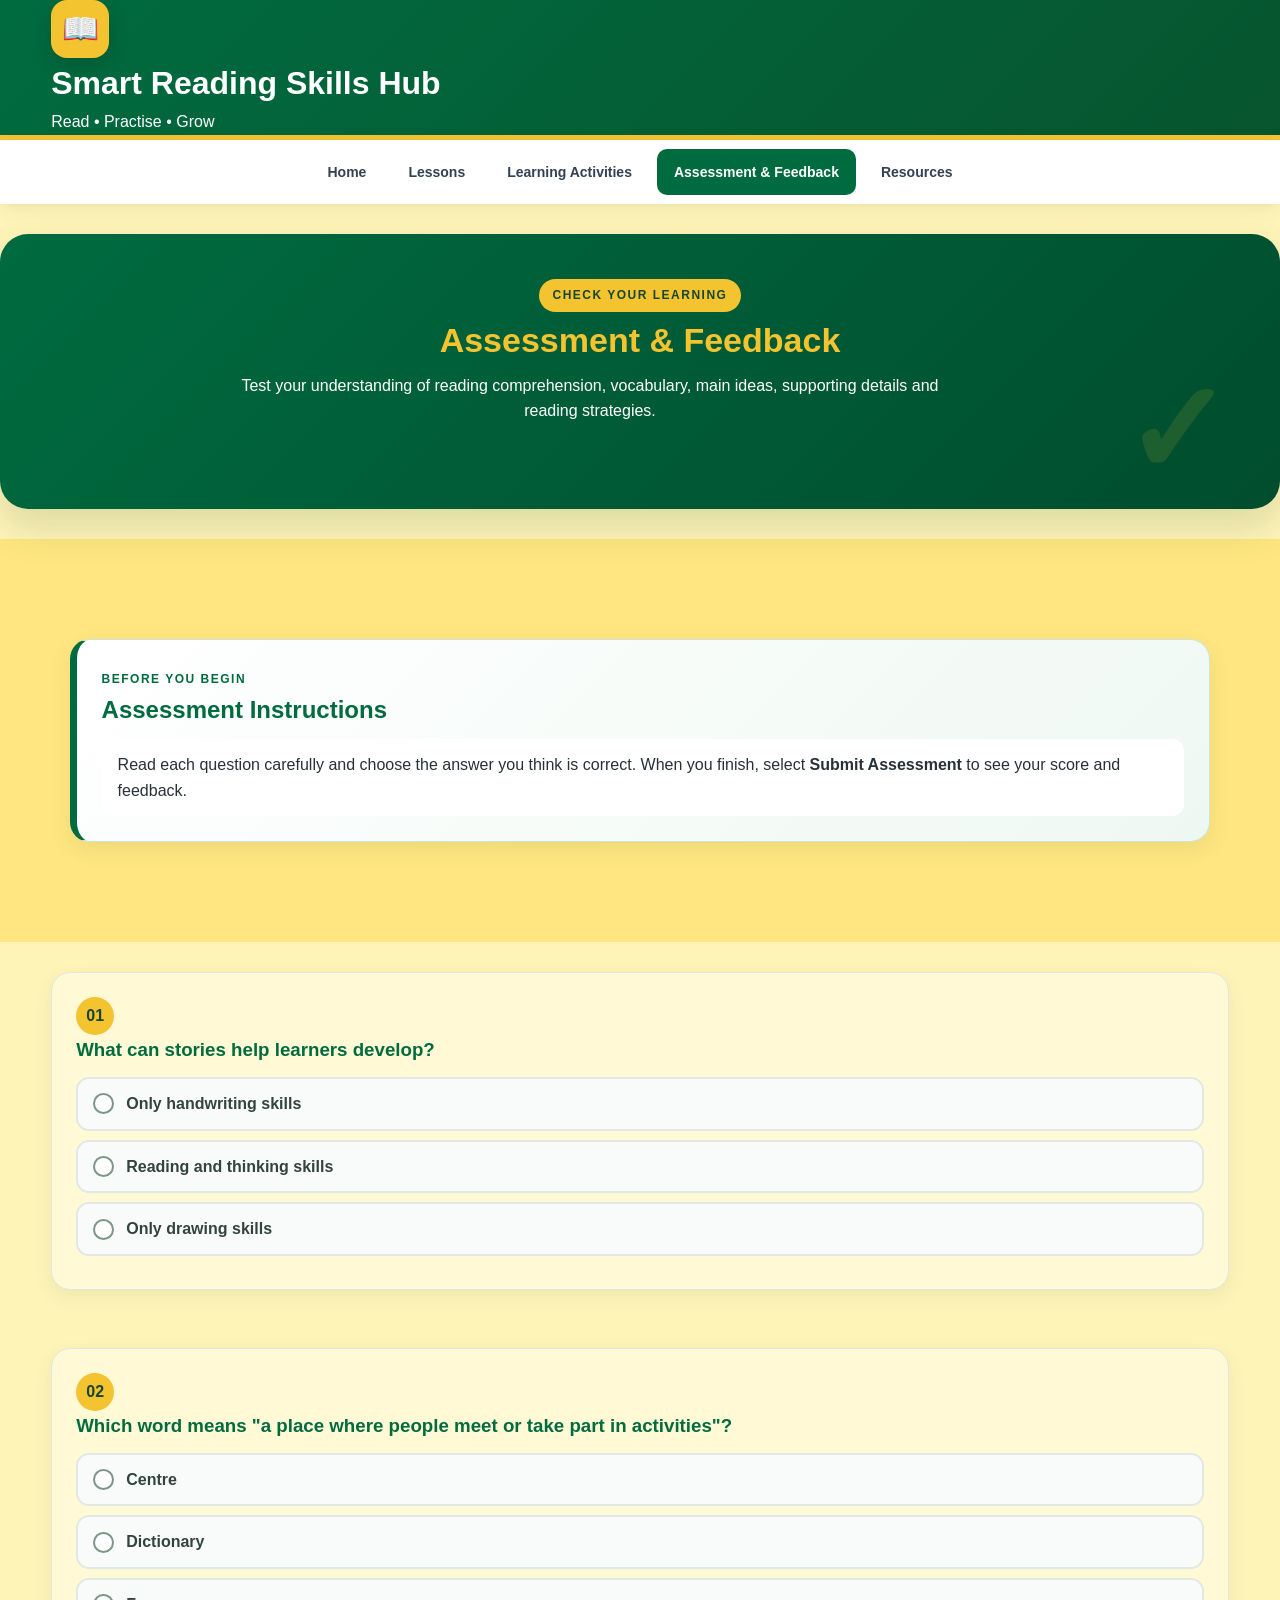
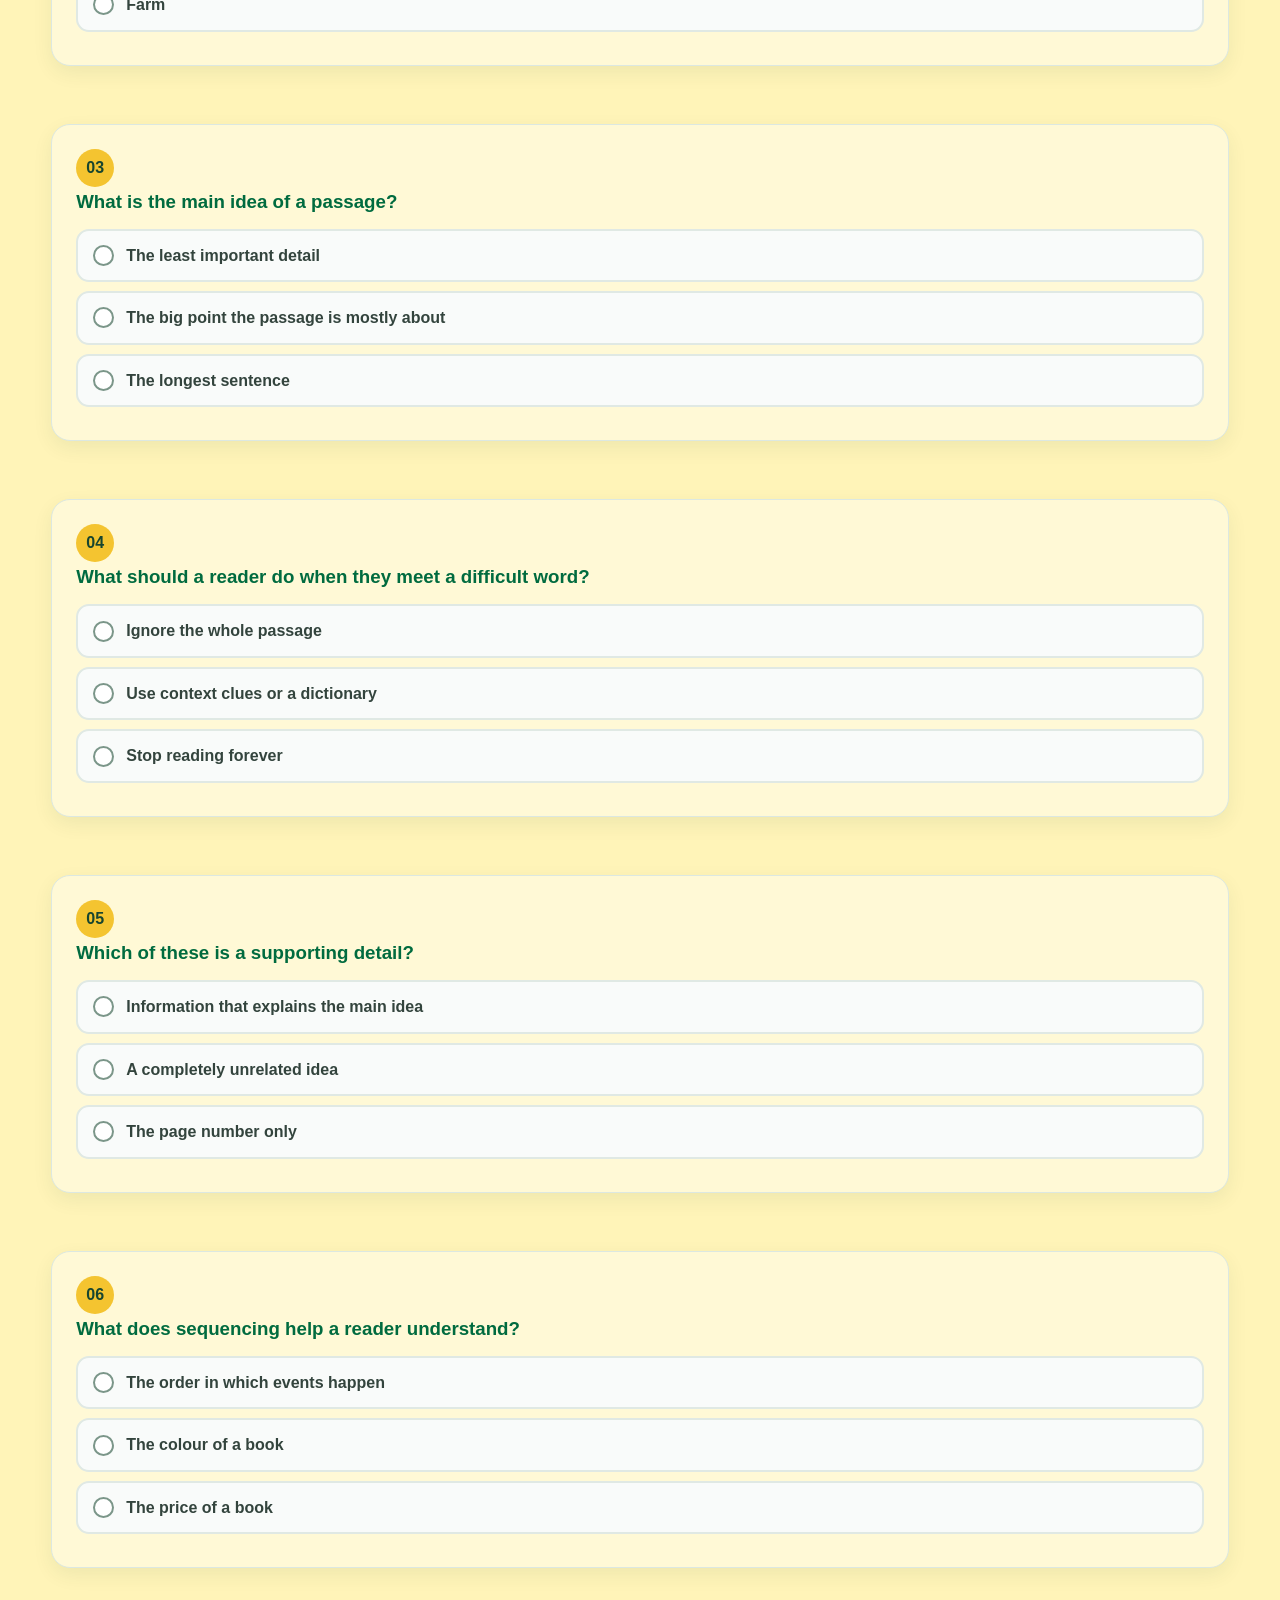
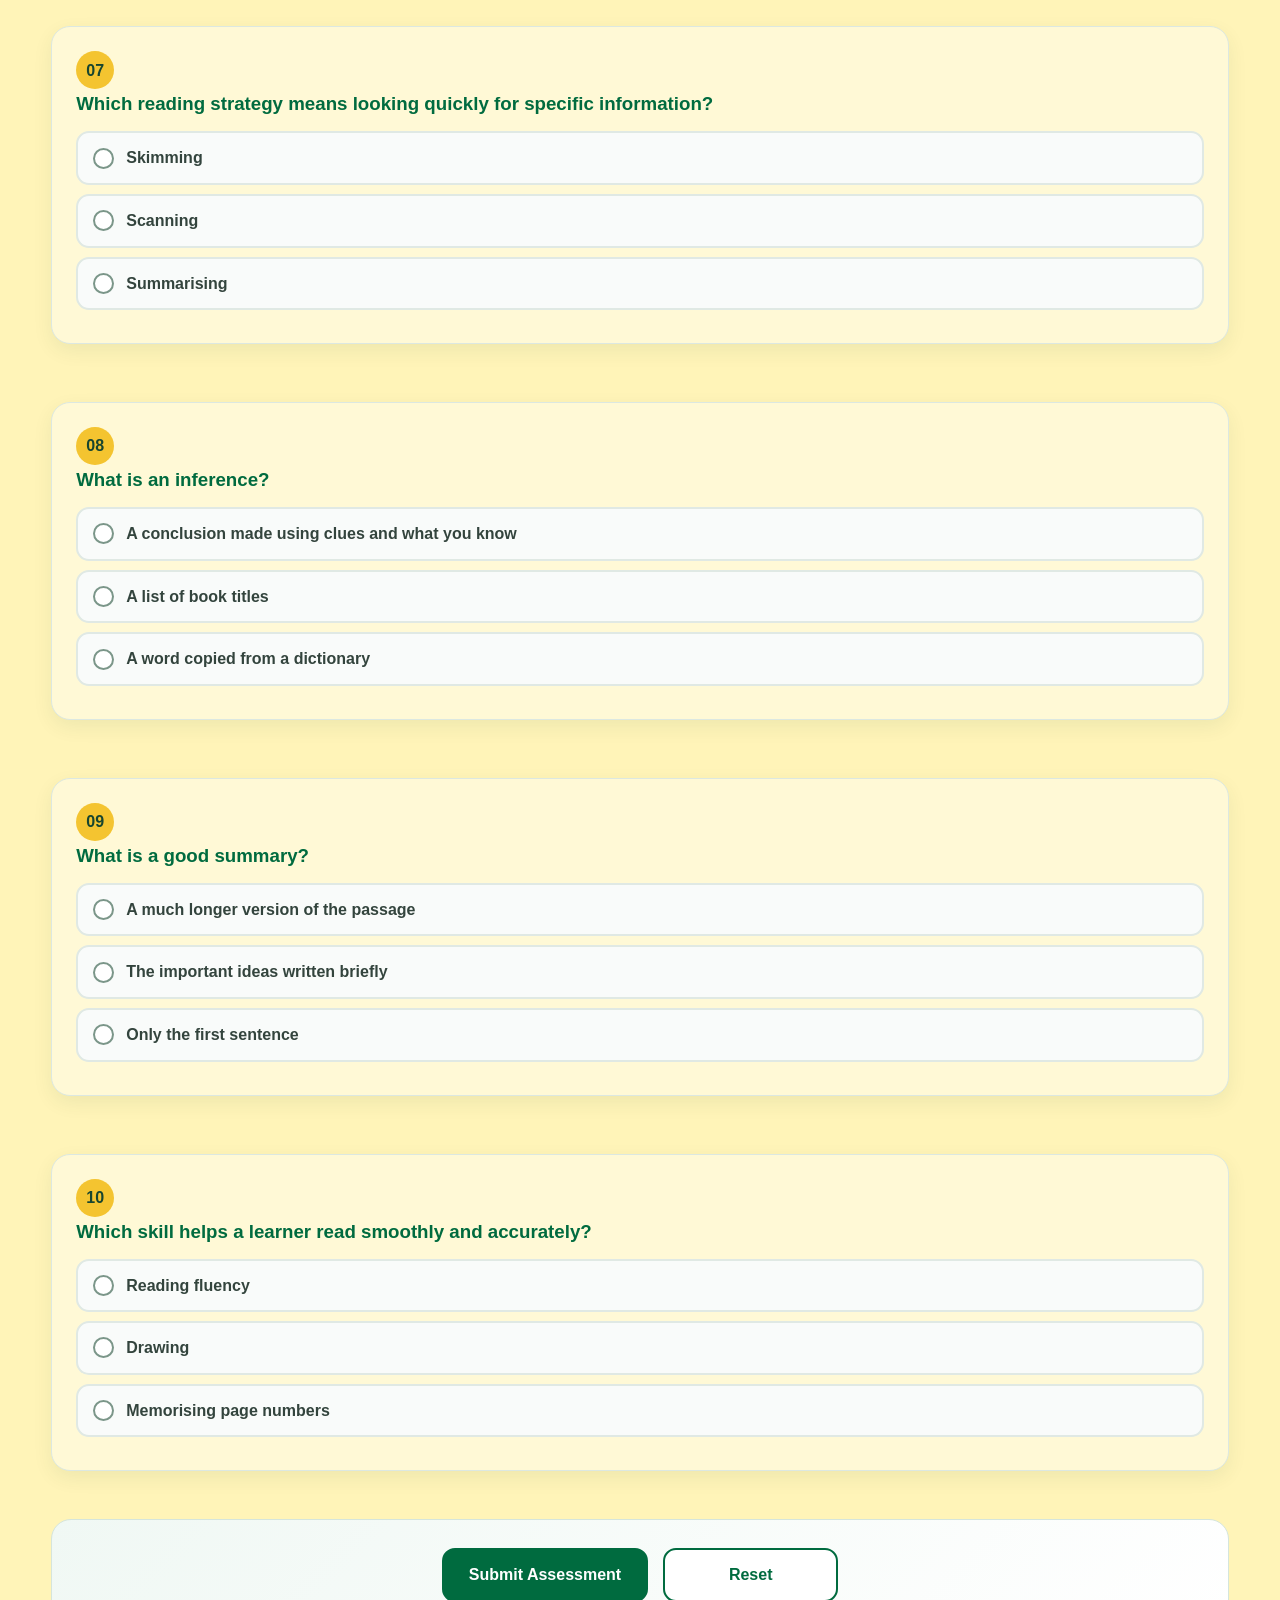
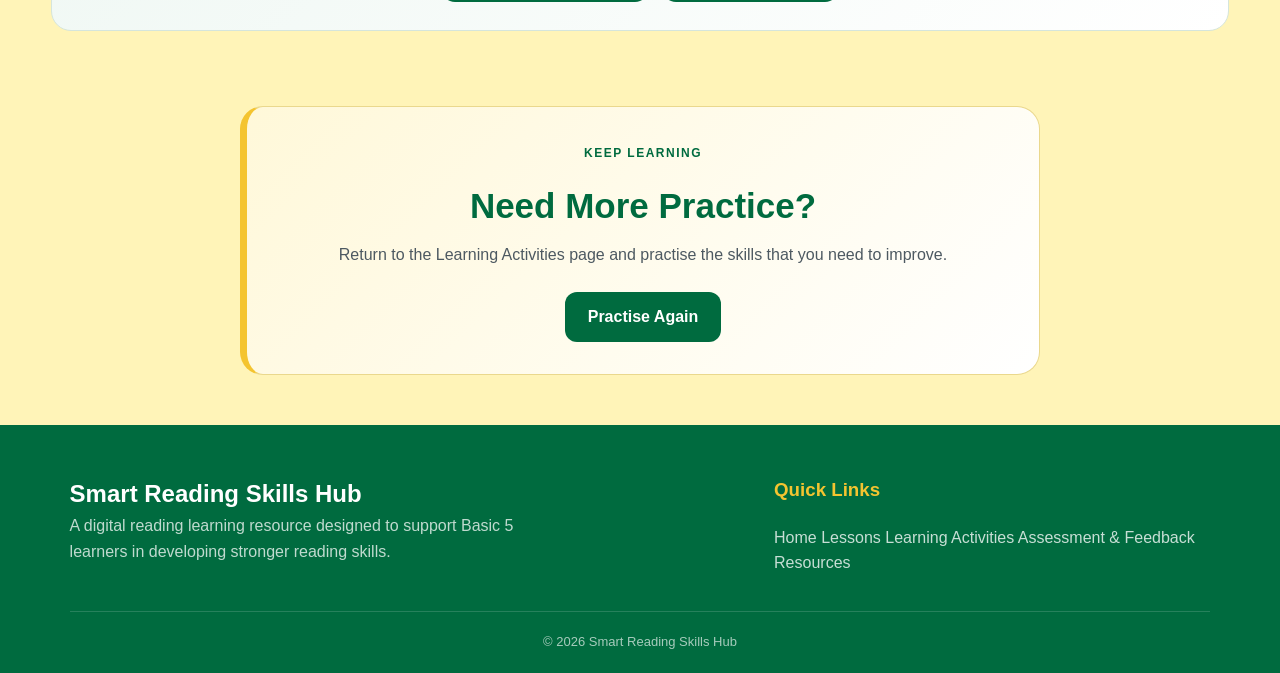
<file: assessment.html>
<!DOCTYPE html>
<html lang="en">
<head>
    <meta charset="UTF-8">
    <meta name="viewport" content="width=device-width, initial-scale=1.0">
    <title>Assessment & Feedback | Smart Reading Skills Hub</title>
    <link rel="stylesheet" href="style.css">
</head>

<body>

    <!-- HEADER -->
    <header class="site-header">
        <div class="container header-content">

            <div class="logo">
                <span class="logo-icon">📖</span>

                <div>
                    <h1>Smart Reading Skills Hub</h1>
                    <p>Read • Practise • Grow</p>
                </div>
            </div>

        </div>
    </header>


    <!-- NAVIGATION -->
    <nav class="main-nav">
        <div class="container nav-content">

            <a href="index.html">Home</a>
            <a href="lessons.html">Lessons</a>
            <a href="activities.html">Learning Activities</a>
            <a href="assessment.html" class="active">Assessment & Feedback</a>
            <a href="resources.html">Resources</a>

        </div>
    </nav>


    <main>

        <!-- PAGE INTRO -->
        <section class="hero">

            <div class="container">

                <div class="section-heading">

                    <span class="section-label">CHECK YOUR LEARNING</span>

                    <h2>Assessment & Feedback</h2>

                    <p>
                        Test your understanding of reading comprehension,
                        vocabulary, main ideas, supporting details and reading strategies.
                    </p>

                </div>

            </div>

        </section>


        <!-- INSTRUCTIONS -->
        <section class="intro-section">

            <div class="container">

                <div class="lesson-introduction">

                    <span class="section-label">BEFORE YOU BEGIN</span>

                    <h2>Assessment Instructions</h2>

                    <p>
                        Read each question carefully and choose the answer you think
                        is correct. When you finish, select
                        <strong>Submit Assessment</strong> to see your score and feedback.
                    </p>

                </div>

            </div>

        </section>


        <!-- ASSESSMENT -->
        <section class="assessment-section">

            <div class="container">

                <form id="assessmentForm">


                    <!-- QUESTION 1 -->
                    <div class="assessment-question">

                        <span class="question-number">01</span>

                        <h3>
                            What can stories help learners develop?
                        </h3>

                        <label>
                            <input type="radio" name="q1" value="A">
                            Only handwriting skills
                        </label>

                        <label>
                            <input type="radio" name="q1" value="B">
                            Reading and thinking skills
                        </label>

                        <label>
                            <input type="radio" name="q1" value="C">
                            Only drawing skills
                        </label>

                    </div>


                    <!-- QUESTION 2 -->
                    <div class="assessment-question">

                        <span class="question-number">02</span>

                        <h3>
                            Which word means "a place where people meet or take part in activities"?
                        </h3>

                        <label>
                            <input type="radio" name="q2" value="A">
                            Centre
                        </label>

                        <label>
                            <input type="radio" name="q2" value="B">
                            Dictionary
                        </label>

                        <label>
                            <input type="radio" name="q2" value="C">
                            Farm
                        </label>

                    </div>


                    <!-- QUESTION 3 -->
                    <div class="assessment-question">

                        <span class="question-number">03</span>

                        <h3>
                            What is the main idea of a passage?
                        </h3>

                        <label>
                            <input type="radio" name="q3" value="A">
                            The least important detail
                        </label>

                        <label>
                            <input type="radio" name="q3" value="B">
                            The big point the passage is mostly about
                        </label>

                        <label>
                            <input type="radio" name="q3" value="C">
                            The longest sentence
                        </label>

                    </div>


                    <!-- QUESTION 4 -->
                    <div class="assessment-question">

                        <span class="question-number">04</span>

                        <h3>
                            What should a reader do when they meet a difficult word?
                        </h3>

                        <label>
                            <input type="radio" name="q4" value="A">
                            Ignore the whole passage
                        </label>

                        <label>
                            <input type="radio" name="q4" value="B">
                            Use context clues or a dictionary
                        </label>

                        <label>
                            <input type="radio" name="q4" value="C">
                            Stop reading forever
                        </label>

                    </div>


                    <!-- QUESTION 5 -->
                    <div class="assessment-question">

                        <span class="question-number">05</span>

                        <h3>
                            Which of these is a supporting detail?
                        </h3>

                        <label>
                            <input type="radio" name="q5" value="A">
                            Information that explains the main idea
                        </label>

                        <label>
                            <input type="radio" name="q5" value="B">
                            A completely unrelated idea
                        </label>

                        <label>
                            <input type="radio" name="q5" value="C">
                            The page number only
                        </label>

                    </div>


                    <!-- QUESTION 6 -->
                    <div class="assessment-question">

                        <span class="question-number">06</span>

                        <h3>
                            What does sequencing help a reader understand?
                        </h3>

                        <label>
                            <input type="radio" name="q6" value="A">
                            The order in which events happen
                        </label>

                        <label>
                            <input type="radio" name="q6" value="B">
                            The colour of a book
                        </label>

                        <label>
                            <input type="radio" name="q6" value="C">
                            The price of a book
                        </label>

                    </div>


                    <!-- QUESTION 7 -->
                    <div class="assessment-question">

                        <span class="question-number">07</span>

                        <h3>
                            Which reading strategy means looking quickly for specific information?
                        </h3>

                        <label>
                            <input type="radio" name="q7" value="A">
                            Skimming
                        </label>

                        <label>
                            <input type="radio" name="q7" value="B">
                            Scanning
                        </label>

                        <label>
                            <input type="radio" name="q7" value="C">
                            Summarising
                        </label>

                    </div>


                    <!-- QUESTION 8 -->
                    <div class="assessment-question">

                        <span class="question-number">08</span>

                        <h3>
                            What is an inference?
                        </h3>

                        <label>
                            <input type="radio" name="q8" value="A">
                            A conclusion made using clues and what you know
                        </label>

                        <label>
                            <input type="radio" name="q8" value="B">
                            A list of book titles
                        </label>

                        <label>
                            <input type="radio" name="q8" value="C">
                            A word copied from a dictionary
                        </label>

                    </div>


                    <!-- QUESTION 9 -->
                    <div class="assessment-question">

                        <span class="question-number">09</span>

                        <h3>
                            What is a good summary?
                        </h3>

                        <label>
                            <input type="radio" name="q9" value="A">
                            A much longer version of the passage
                        </label>

                        <label>
                            <input type="radio" name="q9" value="B">
                            The important ideas written briefly
                        </label>

                        <label>
                            <input type="radio" name="q9" value="C">
                            Only the first sentence
                        </label>

                    </div>


                    <!-- QUESTION 10 -->
                    <div class="assessment-question">

                        <span class="question-number">10</span>

                        <h3>
                            Which skill helps a learner read smoothly and accurately?
                        </h3>

                        <label>
                            <input type="radio" name="q10" value="A">
                            Reading fluency
                        </label>

                        <label>
                            <input type="radio" name="q10" value="B">
                            Drawing
                        </label>

                        <label>
                            <input type="radio" name="q10" value="C">
                            Memorising page numbers
                        </label>

                    </div>


                    <!-- BUTTONS -->
                    <div class="assessment-actions">

                        <button type="button" id="submitAssessment" class="btn primary-btn">
                            Submit Assessment
                        </button>

                        <button type="button" id="resetAssessment" class="btn secondary-btn">
                            Reset
                        </button>

                    </div>

                </form>


                <!-- FEEDBACK RESULT -->
                <div id="assessmentResult" class="assessment-result">

                    <span class="section-label">YOUR RESULT</span>

                    <h2 id="scoreDisplay">0 / 10</h2>

                    <p id="percentageDisplay">0%</p>

                    <p id="feedbackMessage">
                        Complete the assessment to receive feedback.
                    </p>

                </div>

            </div>

        </section>


        <!-- NEXT STEP -->
        <section class="final-cta">

            <div class="container">

                <div class="cta-content">

                    <span class="section-label">KEEP LEARNING</span>

                    <h2>Need More Practice?</h2>

                    <p>
                        Return to the Learning Activities page and practise
                        the skills that you need to improve.
                    </p>

                    <a href="activities.html" class="btn primary-btn">
                        Practise Again
                    </a>

                </div>

            </div>

        </section>

    </main>


    <!-- FOOTER -->
    <footer class="site-footer">

        <div class="container">

            <div class="footer-content">

                <div class="footer-about">

                    <h2>Smart Reading Skills Hub</h2>

                    <p>
                        A digital reading learning resource designed to support
                        Basic 5 learners in developing stronger reading skills.
                    </p>

                </div>


                <div class="footer-links">

                    <h3>Quick Links</h3>

                    <div class="footer-link-list">
                        <a href="index.html">Home</a>
                        <a href="lessons.html">Lessons</a>
                        <a href="activities.html">Learning Activities</a>
                        <a href="assessment.html">Assessment & Feedback</a>
                        <a href="resources.html">Resources</a>
                    </div>

                </div>

            </div>


            <div class="footer-bottom">
                <p>© 2026 Smart Reading Skills Hub</p>
            </div>

        </div>

    </footer>


    <!-- ASSESSMENT JAVASCRIPT -->
    <script>

        const correctAnswers = {
            q1: "B",
            q2: "A",
            q3: "B",
            q4: "B",
            q5: "A",
            q6: "A",
            q7: "B",
            q8: "A",
            q9: "B",
            q10: "A"
        };


        document
            .getElementById("submitAssessment")
            .addEventListener("click", function () {

                let score = 0;

                for (let question in correctAnswers) {

                    const selectedAnswer =
                        document.querySelector(
                            `input[name="${question}"]:checked`
                        );

                    if (
                        selectedAnswer &&
                        selectedAnswer.value === correctAnswers[question]
                    ) {
                        score++;
                    }
                }


                const percentage = score * 10;


                document.getElementById("scoreDisplay").textContent =
                    `${score} / 10`;

                document.getElementById("percentageDisplay").textContent =
                    `${percentage}%`;


                let message = "";


                if (score >= 9) {

                    message =
                        "Excellent work! You have demonstrated a strong understanding of the reading skills.";

                } else if (score >= 7) {

                    message =
                        "Good work! You understand many of the reading skills. Review a few lessons and keep practising.";

                } else if (score >= 5) {

                    message =
                        "You are making progress. Review the lessons and complete more learning activities.";

                } else {

                    message =
                        "Keep practising. Go back to the Lessons page, review the reading skills and try the assessment again.";

                }


                document.getElementById("feedbackMessage").textContent =
                    message;


                document
                    .getElementById("assessmentResult")
                    .classList.add("show");


                document
                    .getElementById("assessmentResult")
                    .scrollIntoView({
                        behavior: "smooth"
                    });

            });


        document
            .getElementById("resetAssessment")
            .addEventListener("click", function () {

                document
                    .getElementById("assessmentForm")
                    .reset();


                document.getElementById("scoreDisplay").textContent =
                    "0 / 10";

                document.getElementById("percentageDisplay").textContent =
                    "0%";

                document.getElementById("feedbackMessage").textContent =
                    "Complete the assessment to receive feedback.";

            });

    </script>

</body>
</html>
</file>
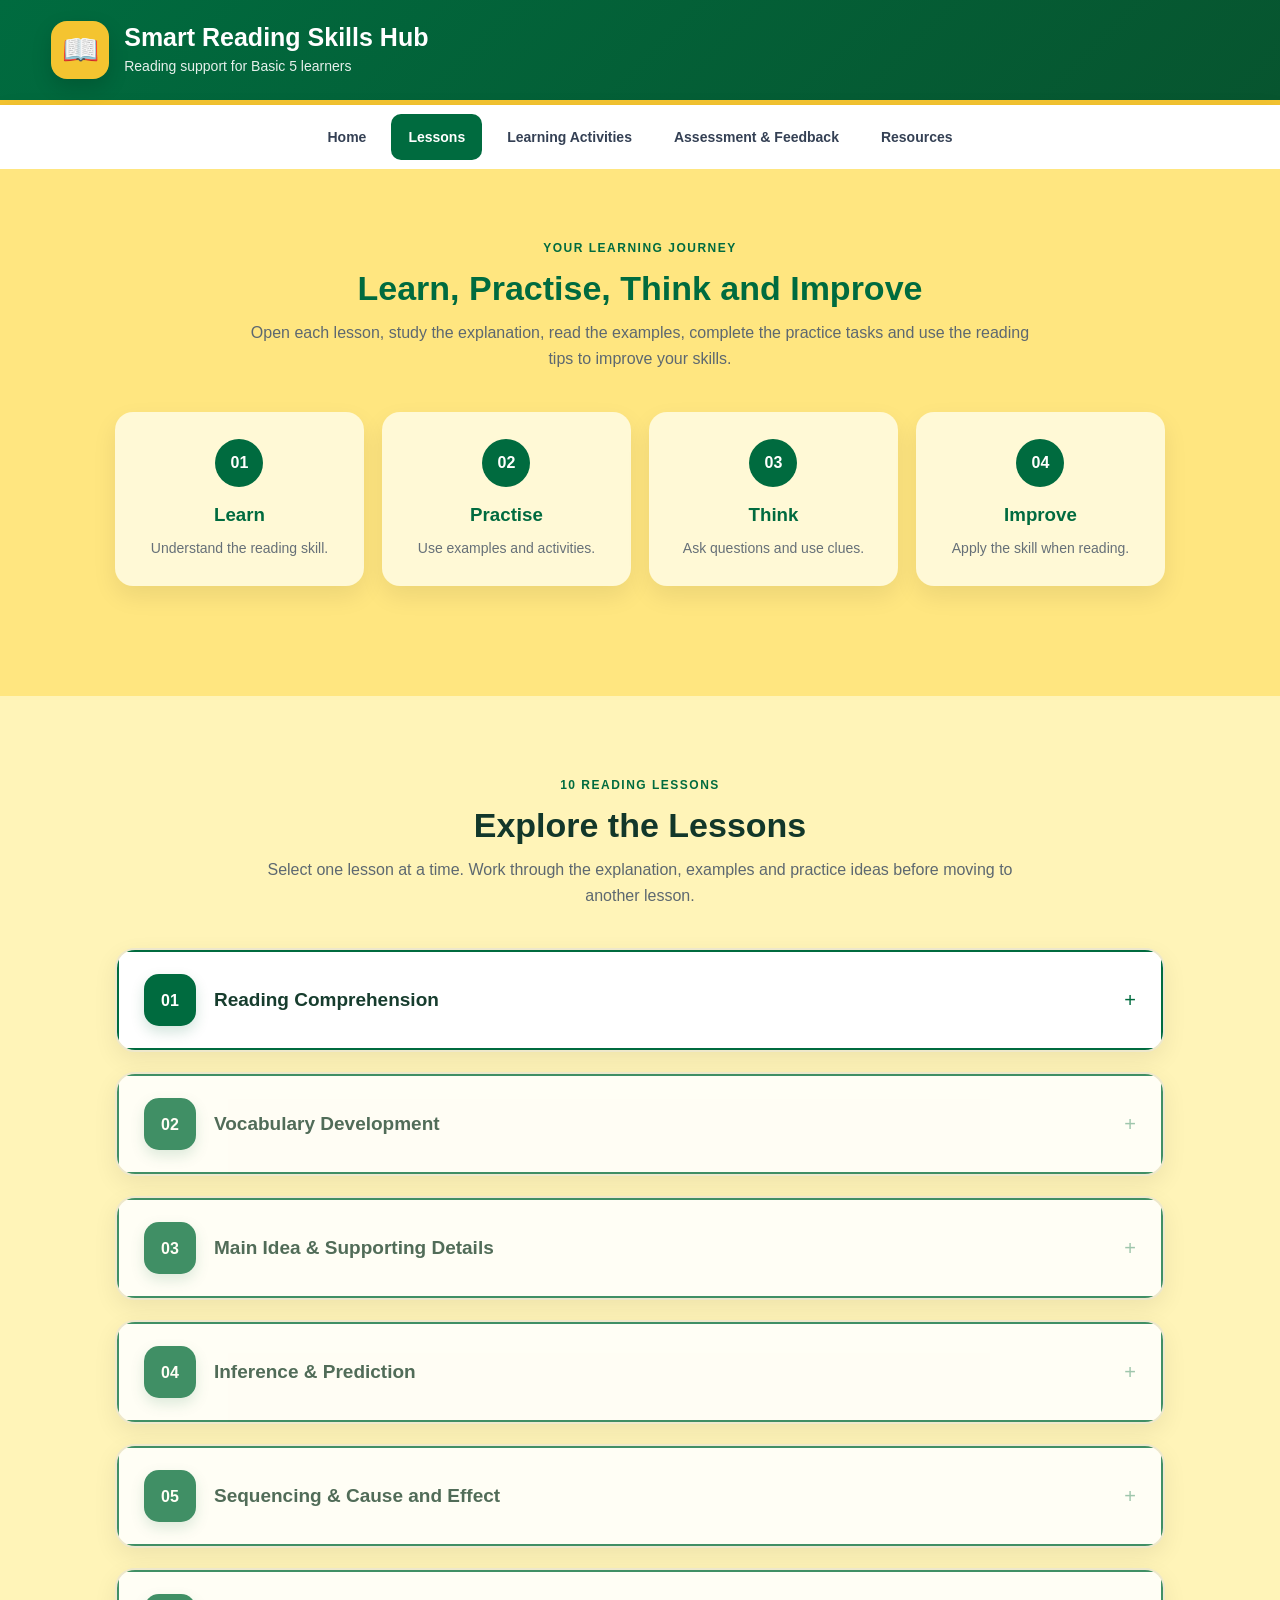
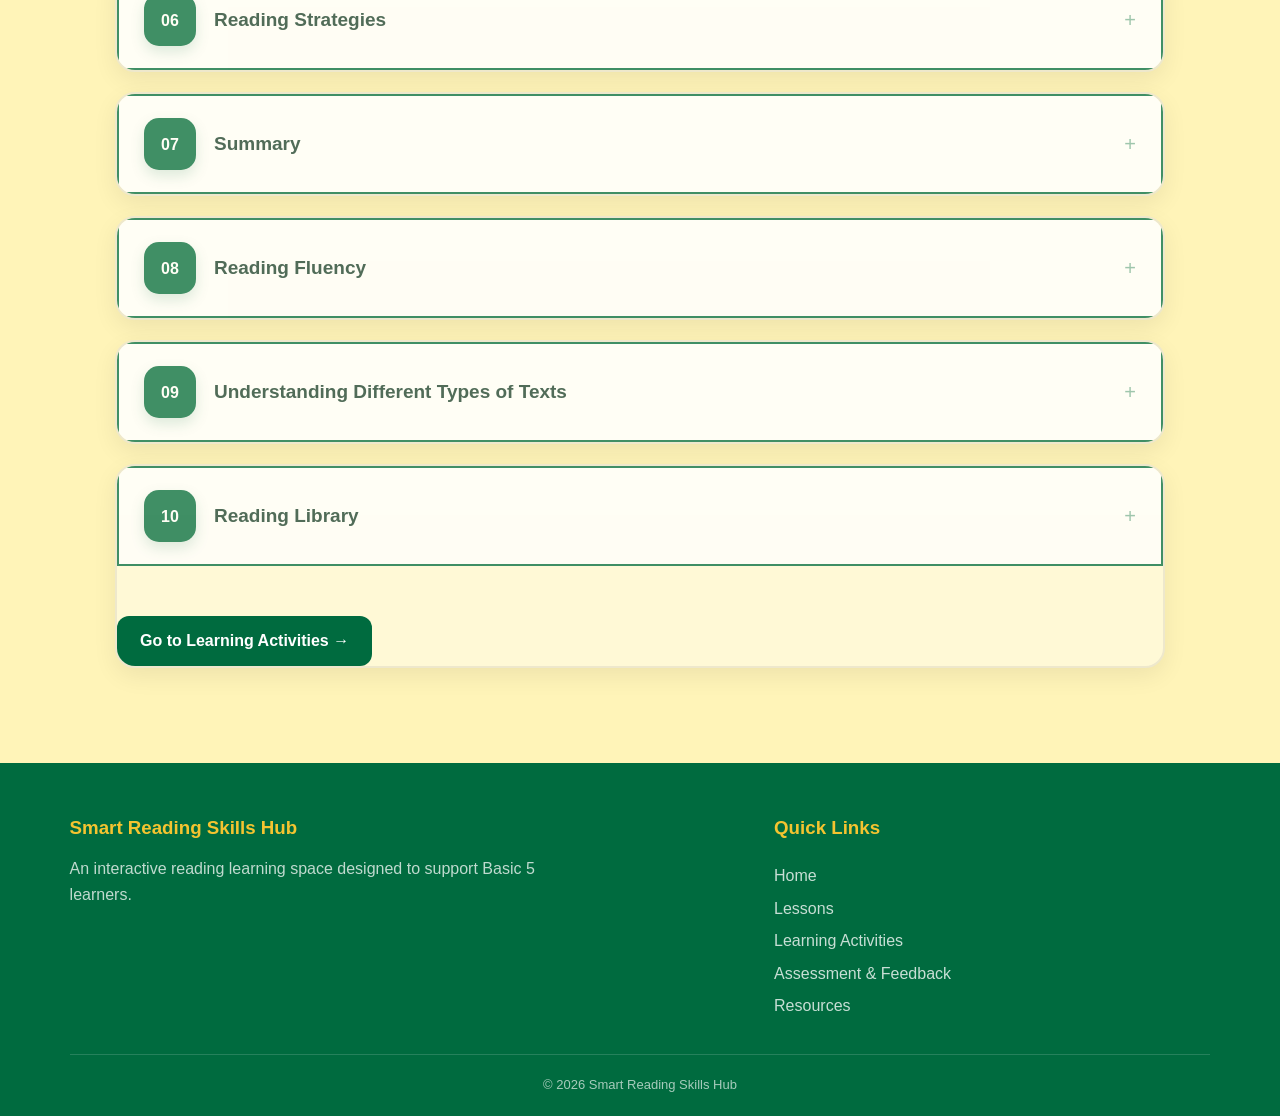
<file: lessons.html>
<!DOCTYPE html>
<html lang="en">
<head>
    <meta charset="UTF-8">
    <meta name="viewport" content="width=device-width, initial-scale=1.0">

    <title>Smart Reading Skills Hub | Lessons</title>

    <link rel="stylesheet" href="style.css">
</head>

<body>

<header class="site-header">

    <div class="container header-content">

        <div class="logo-area">

            <div class="logo-icon">📖</div>

            <div>
                <h1>Smart Reading Skills Hub</h1>
                <p>Reading support for Basic 5 learners</p>
            </div>

        </div>

    </div>

</header>


<nav class="main-nav">

    <div class="container nav-content">

        <a href="index.html">Home</a>

        <a href="lessons.html" class="active">
            Lessons
        </a>

        <a href="activities.html">
            Learning Activities
        </a>

        <a href="assessment.html">
            Assessment &amp; Feedback
        </a>

        <a href="resources.html">
            Resources
        </a>

    </div>

<!-- =====================================================
     LEARNING JOURNEY
===================================================== -->

<section class="lessons-intro">

    <div class="container">

        <div class="section-heading">

            <span class="section-label">
                YOUR LEARNING JOURNEY
            </span>

            <h2>
                Learn, Practise, Think and Improve
            </h2>

            <p>
                Open each lesson, study the explanation, read the examples,
                complete the practice tasks and use the reading tips to
                improve your skills.
            </p>

        </div>


        <div class="lesson-path">

            <div class="lesson-path-item">

                <div class="lesson-path-number">
                    01
                </div>

                <h3>
                    Learn
                </h3>

                <p>
                    Understand the reading skill.
                </p>

            </div>


            <div class="lesson-path-item">

                <div class="lesson-path-number">
                    02
                </div>

                <h3>
                    Practise
                </h3>

                <p>
                    Use examples and activities.
                </p>

            </div>


            <div class="lesson-path-item">

                <div class="lesson-path-number">
                    03
                </div>

                <h3>
                    Think
                </h3>

                <p>
                    Ask questions and use clues.
                </p>

            </div>


            <div class="lesson-path-item">

                <div class="lesson-path-number">
                    04
                </div>

                <h3>
                    Improve
                </h3>

                <p>
                    Apply the skill when reading.
                </p>

            </div>

        </div>

    </div>

</section>


<!-- =====================================================
     LESSONS
===================================================== -->

<section class="lessons-section">

    <div class="container">


        <div class="section-heading">

            <span class="section-label">
                10 READING LESSONS
            </span>

            <h2>
                Explore the Lessons
            </h2>

            <p>
                Select one lesson at a time. Work through the explanation,
                examples and practice ideas before moving to another lesson.
            </p>

        </div>


<!-- =====================================================
     LESSON 1
===================================================== -->

<article class="interactive-lesson">

    <button class="lesson-toggle" type="button">

        <span class="lesson-number">
            01
        </span>

        <span class="lesson-title">
            Reading Comprehension
        </span>

        <span class="lesson-arrow">
            ▼
        </span>

    </button>


    <div class="lesson-content">

        <span class="mini-label">
            LESSON 1
        </span>


        <h3 class="lesson-content-heading">
            Understanding What You Read
        </h3>


        <p>
            Reading comprehension is the ability to understand, think about
            and respond to information in a text. Good readers do more than
            pronounce words correctly. They think about the meaning of the
            words, sentences and ideas they read.
        </p>


        <!-- VIDEO -->

        <div class="video-section">

            <h3>
                🎥 Watch and Learn
            </h3>

            <p>
                Watch the video carefully before answering the questions.
            </p>

            <div class="video-container">

                <iframe
                    src="https://www.youtube.com/embed/0-SX6EZSZkQ"
                    title="Reading Comprehension for Kids"
                    frameborder="0"
                    allow="accelerometer; autoplay; clipboard-write; encrypted-media; gyroscope; picture-in-picture; web-share"
                    allowfullscreen>
                </iframe>

            </div>

        </div>


        <div class="lesson-info-grid">

            <div class="lesson-info-card">

                <h4>
                    🎯 Learning Goal
                </h4>

                <p>
                    By the end of this lesson, you should be able to identify
                    important information and answer questions about a passage.
                </p>

            </div>


            <div class="lesson-info-card">

                <h4>
                    📌 Remember
                </h4>

                <p>
                    Always use information from the passage when answering
                    comprehension questions.
                </p>

            </div>


            <div class="lesson-info-card">

                <h4>
                    🔑 Key Questions
                </h4>

                <p>
                    Who? What? Where? When? Why? How?
                </p>

            </div>

        </div>


        <h4>
            What Does a Good Reader Do?
        </h4>


        <p>
            A good reader thinks before, during and after reading. Before
            reading, the reader predicts what the text may be about. During
            reading, the reader looks for important information. After
            reading, the reader checks whether the text was understood.
        </p>


        <div class="example-card">

            <h4>
                Before Reading
            </h4>

            <ul>
                <li>Read the title.</li>
                <li>Look at pictures or headings.</li>
                <li>Think about what you already know.</li>
                <li>Predict what the text may be about.</li>
            </ul>


            <h4>
                During Reading
            </h4>

            <ul>
                <li>Read each paragraph carefully.</li>
                <li>Look for important information.</li>
                <li>Notice unfamiliar words.</li>
                <li>Ask questions about what you are reading.</li>
            </ul>


            <h4>
                After Reading
            </h4>

            <ul>
                <li>Think about the main idea.</li>
                <li>Remember important details.</li>
                <li>Answer questions using evidence.</li>
                <li>Summarise what you have read.</li>
            </ul>

        </div>


        <h4>
            📖 Reading Example
        </h4>


        <div class="reading-passage">

            <p>
                Ama visited the community library after school. She wanted
                to borrow a storybook for her reading practice. The librarian
                showed her several books and helped her choose one about animals.
            </p>


            <p>
                Ama sat quietly and read the first few pages. When she found a word
                she did not understand, she looked at the sentences around it for
                clues. She then checked the word in a dictionary.
            </p>

        </div>


        <div class="example-card">

            <h4>
                Check Your Understanding
            </h4>

            <p>
                <strong>
                    1. Where did Ama go after school?
                </strong>
            </p>

            <p>
                Answer: She went to the community library.
            </p>

            <p>
                <strong>
                    2. Why did she visit the library?
                </strong>
            </p>

            <p>
                Answer: She wanted to borrow a storybook for reading practice.
            </p>

            <p>
                <strong>
                    3. What did Ama do when she found a difficult word?
                </strong>
            </p>

            <p>
                Answer: She looked for clues in the surrounding sentences
                and then checked a dictionary.
            </p>

        </div>


        <div class="lesson-tip">

            <strong>
                ⭐ Reading Tip:
            </strong>

            If you are not sure about an answer, go back to the passage.
            The text may contain a clue that helps you.

        </div>


        <div class="example-card">

            <h4>
                🎯 Quick Challenge
            </h4>

            <p>
                Read a short paragraph from your textbook. Then identify:
            </p>

            <ul>
                <li>one important person or character;</li>
                <li>one important event;</li>
                <li>one important detail;</li>
                <li>the main idea.</li>
            </ul>

        </div>

    </div>

</article>


<!-- =====================================================
     LESSON 2
===================================================== -->

<article class="interactive-lesson">

    <button class="lesson-toggle" type="button">

        <span class="lesson-number">
            02
        </span>

        <span class="lesson-title">
            Vocabulary Development
        </span>

        <span class="lesson-arrow">
            ▼
        </span>

    </button>


    <div class="lesson-content">

        <span class="mini-label">
            LESSON 2
        </span>


        <h3 class="lesson-content-heading">
            Understanding New Words
        </h3>


        <p>
            Vocabulary refers to the words we know, understand and use.
            A strong vocabulary helps us understand what we read and express
            our thoughts clearly.
        </p>


        <!-- VIDEO -->

        <div class="video-section">

            <h3>
                🎥 Watch and Learn
            </h3>

            <p>
                Watch the video carefully and learn how to use context clues
                to understand unfamiliar words.
            </p>

            <div class="video-container">

                <iframe
                    src="https://www.youtube.com/embed/s45HnObX24w"
                    title="Vocabulary: Context Clues"
                    frameborder="0"
                    allow="accelerometer; autoplay; clipboard-write; encrypted-media; gyroscope; picture-in-picture; web-share"
                    allowfullscreen>
                </iframe>

            </div>

        </div>


        <div class="lesson-info-grid">

            <div class="lesson-info-card">

                <h4>
                    🎯 Learning Goal
                </h4>

                <p>
                    Learn ways to work out the meanings of unfamiliar words.
                </p>

            </div>


            <div class="lesson-info-card">

                <h4>
                    🔎 Context Clues
                </h4>

                <p>
                    Use words and sentences around an unfamiliar word to find clues.
                </p>

            </div>


            <div class="lesson-info-card">

                <h4>
                    📚 Dictionary
                </h4>

                <p>
                    Use a dictionary to check meaning, spelling and pronunciation.
                </p>

            </div>

        </div>


        <h4>
            Ways to Learn a New Word
        </h4>


        <div class="example-card">

            <h4>
                1. Use Context Clues
            </h4>

            <p>
                Look at the words around the unfamiliar word. They may give you
                a clue about its meaning.
            </p>


            <h4>
                2. Look for Synonyms
            </h4>

            <p>
                A synonym is a word with a similar meaning.
                For example, <strong>large</strong> and <strong>big</strong>.
            </p>


            <h4>
                3. Look for Antonyms
            </h4>

            <p>
                An antonym is a word with an opposite meaning.
                For example, <strong>early</strong> and <strong>late</strong>.
            </p>


            <h4>
                4. Use a Dictionary
            </h4>

            <p>
                A dictionary can provide the meaning, spelling and pronunciation
                of a word.
            </p>


            <h4>
                5. Look at Word Parts
            </h4>

            <p>
                Prefixes, suffixes and root words can sometimes help us understand
                the meaning of unfamiliar words.
            </p>

        </div>


        <h4>
            📖 Example
        </h4>


        <div class="reading-passage">

            <p>
                The children were <strong>excited</strong> when they heard that
                their school would visit the zoo. They talked happily about the
                animals they expected to see.
            </p>

        </div>


        <div class="example-card">

            <p>
                The word <strong>excited</strong> means feeling very happy and
                enthusiastic about something.
            </p>

            <p>
                The second sentence gives us a clue because the children were
                talking happily about the visit.
            </p>

        </div>


        <h4>
            🔑 Word Practice
        </h4>


        <div class="lesson-info-grid">

            <div class="lesson-info-card">

                <h4>
                    Happy
                </h4>

                <p>
                    Synonym: joyful
                </p>

            </div>


            <div class="lesson-info-card">

                <h4>
                    Begin
                </h4>

                <p>
                    Synonym: start
                </p>

            </div>


            <div class="lesson-info-card">

                <h4>
                    Quiet
                </h4>

                <p>
                    Antonym: noisy
                </p>

            </div>

        </div>


        <div class="example-card">

            <h4>
                🎯 Quick Challenge
            </h4>

            <p>
                Read this sentence:
            </p>

            <p>
                "The road was <strong>narrow</strong>, so only one car
                could pass through at a time."
            </p>

            <p>
                What does <strong>narrow</strong> mean in this sentence?
            </p>

            <p>
                Use the sentence to help you work out the meaning.
            </p>

        </div>


        <div class="lesson-tip">

            <strong>
                ⭐ Vocabulary Tip:
            </strong>

            Do not immediately skip a difficult word. First, try to understand
            it from the sentence and surrounding information.

        </div>

    </div>

</article>


<!-- =====================================================
     LESSON 3
===================================================== -->

<article class="interactive-lesson">

    <button class="lesson-toggle" type="button">

        <span class="lesson-number">
            03
        </span>

        <span class="lesson-title">
            Main Idea &amp; Supporting Details
        </span>

        <span class="lesson-arrow">
            ▼
        </span>

    </button>


    <div class="lesson-content">

        <span class="mini-label">
            LESSON 3
        </span>


        <h3 class="lesson-content-heading">
            Finding the Most Important Idea
        </h3>


        <p>
            The main idea is the most important point the writer wants the
            reader to understand. Supporting details provide information,
            examples or facts that explain the main idea.
        </p>


        <!-- VIDEO -->

        <div class="video-section">

            <h3>
                🎥 Watch and Learn
            </h3>

            <p>
                Watch the video and identify the nouns, verbs and adjectives.
            </p>

            <div class="video-container">

                <iframe
                    src="https://www.youtube.com/embed/U2l3BFthsD0"
                    title="Nouns, Verbs and Adjectives"
                    frameborder="0"
                    allow="accelerometer; autoplay; clipboard-write; encrypted-media; gyroscope; picture-in-picture; web-share"
                    allowfullscreen>
                </iframe>

            </div>

        </div>


        <div class="lesson-info-grid">

            <div class="lesson-info-card">

                <h4>
                    🎯 Main Idea
                </h4>

                <p>
                    What the paragraph or passage is mostly about.
                </p>

            </div>


            <div class="lesson-info-card">

                <h4>
                    🧩 Supporting Details
                </h4>

                <p>
                    Information that explains or supports the main idea.
                </p>

            </div>


            <div class="lesson-info-card">

                <h4>
                    ❓ Key Question
                </h4>

                <p>
                    What is the writer mainly telling me?
                </p>

            </div>

        </div>


        <h4>
            How to Find the Main Idea
        </h4>


        <div class="example-card">

            <ol>
                <li>Read the whole paragraph.</li>
                <li>Identify the topic.</li>
                <li>Look for the most important message.</li>
                <li>Separate important ideas from small details.</li>
                <li>Say the main idea in your own words.</li>
            </ol>

        </div>


        <h4>
            📖 Example Passage
        </h4>


        <div class="reading-passage">

            <p>
                The school garden provides vegetables for the school. Learners
                water the plants every morning. They remove weeds and protect
                the plants from animals. They also make sure the soil remains
                healthy.
            </p>

        </div>


        <div class="example-card">

            <p>
                <strong>Main Idea:</strong>
                The school garden provides vegetables and is cared for by the learners.
            </p>

            <p>
                <strong>Supporting Details:</strong>
            </p>

            <ul>
                <li>Learners water the plants.</li>
                <li>They remove weeds.</li>
                <li>They protect the plants.</li>
                <li>They care for the soil.</li>
            </ul>

        </div>


        <h4>
            ⚠️ Common Mistake
        </h4>


        <div class="lesson-tip">

            Do not choose a small detail as the main idea. A supporting detail
            is only one part of the paragraph. The main idea covers the whole
            paragraph.

        </div>


        <div class="example-card">

            <h4>
                🎯 Quick Challenge
            </h4>

            <p>
                Read this paragraph:
            </p>

            <p>
                "Regular exercise helps people stay healthy. Walking, running
                and playing games can help strengthen the body. Exercise can
                also help people feel active and energetic."
            </p>

            <p>
                <strong>
                    Question:
                </strong>
                What is the main idea?
            </p>

            <p>
                <strong>
                    Think:
                </strong>
                Which sentence or idea covers the whole paragraph?
            </p>

        </div>


        <div class="lesson-tip">

            <strong>
                ⭐ Reading Tip:
            </strong>

            Ask yourself:
            <strong>
                "What is this paragraph mostly about?"
            </strong>

        </div>

    </div>

</article>


<!-- =====================================================
     LESSON 4
===================================================== -->

<article class="interactive-lesson">

    <button class="lesson-toggle" type="button">

        <span class="lesson-number">
            04
        </span>

        <span class="lesson-title">
            Inference &amp; Prediction
        </span>

        <span class="lesson-arrow">
            ▼
        </span>

    </button>


    <div class="lesson-content">

        <span class="mini-label">
            LESSON 4
        </span>


        <h3 class="lesson-content-heading">
            Reading Between the Lines
        </h3>


        <p>
            Sometimes a writer does not tell us everything directly.
            Readers must use clues from the text and what they already know
            to understand information that is not directly stated.
        </p>


        <!-- VIDEO -->

        <div class="video-section">

            <h3>
                🎥 Watch and Learn
            </h3>

            <p>
                Watch the video and learn how to write complete sentences.
            </p>

            <div class="video-container">

                <iframe
                    src="https://www.youtube.com/embed/kIELXZ-CiQo"
                    title="Complete Sentences"
                    frameborder="0"
                    allow="accelerometer; autoplay; clipboard-write; encrypted-media; gyroscope; picture-in-picture; web-share"
                    allowfullscreen>
                </iframe>

            </div>

        </div>


        <div class="lesson-info-grid">

            <div class="lesson-info-card">

                <h4>
                    🧠 Inference
                </h4>

                <p>
                    An idea you understand by combining text clues with what
                    you already know.
                </p>

            </div>


            <div class="lesson-info-card">

                <h4>
                    🔮 Prediction
                </h4>

                <p>
                    What you think may happen next based on clues in the text.
                </p>

            </div>


            <div class="lesson-info-card">

                <h4>
                    🔎 Evidence
                </h4>

                <p>
                    Information from the passage that supports your thinking.
                </p>

            </div>

        </div>


        <h4>
            How to Make an Inference
        </h4>


        <div class="example-card">

            <ol>
                <li>Find clues in the passage.</li>
                <li>Think about what you already know.</li>
                <li>Put the information together.</li>
                <li>Make a reasonable conclusion.</li>
                <li>Explain which clues helped you.</li>
            </ol>

        </div>


        <h4>
            📖 Example
        </h4>


        <div class="reading-passage">

            <p>
                Kofi entered the house carrying an umbrella. His clothes were
                wet and water was dripping from his shoes.
            </p>

        </div>


        <div class="example-card">

            <p>
                <strong>Inference:</strong>
                It probably rained outside.
            </p>

            <p>
                <strong>Evidence:</strong>
                Kofi had an umbrella, wet clothes and wet shoes.
            </p>

            <p>
                <strong>Prediction:</strong>
                Kofi may change his wet clothes.
            </p>

        </div>


        <h4>
            Inference or Prediction?
        </h4>


        <div class="lesson-info-grid">

            <div class="lesson-info-card">

                <h4>
                    Inference
                </h4>

                <p>
                    The character is probably tired because she has been walking
                    for several hours.
                </p>

            </div>


            <div class="lesson-info-card">

                <h4>
                    Prediction
                </h4>

                <p>
                    She may rest when she reaches home.
                </p>

            </div>

        </div>


        <div class="example-card">

            <h4>
                🎯 Quick Challenge
            </h4>

            <p>
                "Yaw looked at the dark clouds and quickly closed all the windows.
                He picked up the clothes that were drying outside."
            </p>

            <p>
                <strong>
                    What can you infer?
                </strong>
            </p>

            <p>
                <strong>
                    What do you predict may happen next?
                </strong>
            </p>

        </div>


        <div class="lesson-tip">

            <strong>
                ⭐ Thinking Tip:
            </strong>

            A good inference should have evidence. Do not make a random guess.
            Use clues from the text.

        </div>

    </div>

</article>


<!-- =====================================================
     LESSON 5
===================================================== -->

<article class="interactive-lesson">

    <button class="lesson-toggle" type="button">

        <span class="lesson-number">
            05
        </span>

        <span class="lesson-title">
            Sequencing &amp; Cause and Effect
        </span>

        <span class="lesson-arrow">
            ▼
        </span>

    </button>


    <div class="lesson-content">

        <span class="mini-label">
            LESSON 5
        </span>


        <h3 class="lesson-content-heading">
            Understanding Order and Relationships
        </h3>


        <p>
            Sequencing means identifying the order in which events happen.
            Cause and effect explains why something happens and what happens
            as a result.
        </p>


        <!-- VIDEO -->

        <div class="video-section">

            <h3>
                🎥 Watch and Learn
            </h3>

            <p>
                Watch the video carefully. Learn how to use
                <strong>first, next, then,</strong> and <strong>finally</strong>
                to show the order in which events happen.
            </p>

            <div class="video-container">

                <iframe
                    src="https://www.youtube.com/embed/HvQjCaQJe4U"
                    title="First, Next, Then, Finally - Understanding Order and Relationship"
                    frameborder="0"
                    allow="accelerometer; autoplay; clipboard-write; encrypted-media; gyroscope; picture-in-picture; web-share"
                    allowfullscreen>
                </iframe>

            </div>

        </div>


        <div class="lesson-info-grid">

            <div class="lesson-info-card">

                <h4>
                    1️⃣ Sequence
                </h4>

                <p>
                    Shows the order in which events happen.
                </p>

            </div>


            <div class="lesson-info-card">

                <h4>
                    🔗 Cause
                </h4>

                <p>
                    Explains why something happened.
                </p>

            </div>


            <div class="lesson-info-card">

                <h4>
                    ➡️ Effect
                </h4>

                <p>
                    Explains what happened as a result.
                </p>

            </div>

        </div>


        <h4>
            Sequence Signal Words
        </h4>


        <div class="example-card">

            <p>
                <strong>First</strong> →
                <strong>Next</strong> →
                <strong>Then</strong> →
                <strong>After that</strong> →
                <strong>Finally</strong>
            </p>

        </div>


        <h4>
            Cause and Effect Signal Words
        </h4>


        <div class="example-card">

            <p>
                <strong>because</strong>,
                <strong>so</strong>,
                <strong>therefore</strong>,
                <strong>as a result</strong>,
                <strong>since</strong>
            </p>

        </div>


        <h4>
            📖 Example
        </h4>


        <div class="reading-passage">

            <p>
                First, Kojo planted the seeds. Next, he watered them.
                After several days, the seeds began to grow.
            </p>

        </div>


        <div class="example-card">

            <p>
                <strong>Sequence:</strong>
                Plant → Water → Grow
            </p>

            <p>
                <strong>Cause:</strong>
                Kojo watered the seeds.
            </p>

            <p>
                <strong>Effect:</strong>
                The seeds received water and began to grow.
            </p>

        </div>


        <h4>
            🎯 Quick Challenge
        </h4>

        <p>
            Put these events in the correct order:
        </p>


        <div class="lesson-info-grid">

            <div class="lesson-info-card">

                <h4>
                    A
                </h4>

                <p>
                    The learner submitted the work.
                </p>

            </div>


            <div class="lesson-info-card">

                <h4>
                    B
                </h4>

                <p>
                    The learner read the instructions.
                </p>

            </div>


            <div class="lesson-info-card">

                <h4>
                    C
                </h4>

                <p>
                    The learner completed the work.
                </p>

            </div>

        </div>


        <p>
            Think carefully about what would normally happen first,
            next and last.
        </p>


        <div class="lesson-tip">

            <strong>
                ⭐ Reading Tip:
            </strong>

            When reading a story, pay attention to time-order words.
            They help you understand what happened first, next and finally.

        </div>

    </div>

</article>


<!-- =====================================================
     LESSON 6
===================================================== -->

<article class="interactive-lesson">

    <button class="lesson-toggle" type="button">

        <span class="lesson-number">
            06
        </span>

        <span class="lesson-title">
            Reading Strategies
        </span>

        <span class="lesson-arrow">
            ▼
        </span>

    </button>


    <div class="lesson-content">

        <span class="mini-label">
            LESSON 6
        </span>


        <h3 class="lesson-content-heading">
            Strategies for Better Reading
        </h3>


        <p>
            Reading strategies are methods that help readers understand
            a text before, during and after reading.
        </p>


        <!-- VIDEO -->

        <div class="video-section">

            <h3>
                🎥 Watch and Learn
            </h3>

            <p>
                Watch the video carefully and learn useful reading strategies
                to use before, during, and after reading.
            </p>

            <div class="video-container">

                <iframe
    src="https://www.youtube.com/embed/Si1sOS-d6Ic"
    title="Reading Comprehension Strategies"
    frameborder="0"
    allow="accelerometer; autoplay; clipboard-write; encrypted-media; gyroscope; picture-in-picture; web-share"
    allowfullscreen>
</iframe>

            </div>

        </div>


        <!-- KEY STRATEGIES -->

        <div class="lesson-info-grid">

            <div class="lesson-info-card">

                <h4>
                    👀 Preview
                </h4>

                <p>
                    Look at the title, pictures, headings and layout
                    before reading.
                </p>

            </div>


            <div class="lesson-info-card">

                <h4>
                    ❓ Question
                </h4>

                <p>
                    Ask questions about what you expect to learn.
                </p>

            </div>


            <div class="lesson-info-card">

                <h4>
                    🔮 Predict
                </h4>

                <p>
                    Think about what the text may discuss.
                </p>

            </div>


            <div class="lesson-info-card">

                <h4>
                    📝 Summarise
                </h4>

                <p>
                    Explain the most important ideas after reading.
                </p>

            </div>

        </div>


        <!-- BEFORE READING -->

        <h4>
            Before Reading
        </h4>


        <div class="example-card">

            <ul>
                <li>Read the title.</li>
                <li>Look at pictures.</li>
                <li>Read headings.</li>
                <li>Think about what you already know.</li>
                <li>Make a prediction.</li>
            </ul>

        </div>


        <!-- DURING READING -->

        <h4>
            During Reading
        </h4>


        <div class="example-card">

            <ul>
                <li>Ask questions.</li>
                <li>Look for important information.</li>
                <li>Check unfamiliar words.</li>
                <li>Stop and think about each paragraph.</li>
                <li>Reread difficult sections.</li>
            </ul>

        </div>


        <!-- AFTER READING -->

        <h4>
            After Reading
        </h4>


        <div class="example-card">

            <ul>
                <li>Identify the main idea.</li>
                <li>Recall important details.</li>
                <li>Answer questions.</li>
                <li>Summarise the text.</li>
                <li>Think about what you learnt.</li>
            </ul>

        </div>


        <!-- EXAMPLE -->

        <h4>
            📖 Example
        </h4>


        <div class="reading-passage">

            <p>
                Imagine you are about to read a passage titled
                <strong>"How Plants Grow."</strong>
            </p>

        </div>


        <div class="example-card">

            <p>
                Before reading, you could ask:
            </p>

            <ul>
                <li>What do plants need to grow?</li>
                <li>What do I already know about plants?</li>
                <li>What will I learn from this passage?</li>
            </ul>

            <p>
                After reading, you could check whether your questions
                were answered.
            </p>

        </div>


        <!-- TIP -->

        <div class="lesson-tip">

            <strong>
                ⭐ Strategy Tip:
            </strong>

            Good readers do not read passively. They interact with the text
            by asking questions, making predictions and checking their
            understanding.

        </div>

    </div>

</article>


<!-- =====================================================
     LESSON 7
===================================================== -->

<article class="interactive-lesson">

    <button class="lesson-toggle" type="button">

        <span class="lesson-number">
            07
        </span>

        <span class="lesson-title">
            Summary
        </span>

        <span class="lesson-arrow">
            +
        </span>

    </button>


    <div class="lesson-content">

        <span class="mini-label">
            LESSON 7
        </span>


        <h3 class="lesson-content-heading">
            Writing a Good Summary
        </h3>


        <!-- INTRODUCTION -->

        <div class="lesson-section">

            <h4>
                📖 What Is a Summary?
            </h4>

            <p>
                A summary is a short version of a longer passage,
                story or text. It gives the most important ideas
                without including every detail.
            </p>

            <p>
                A good summary helps a reader understand what the
                text is mainly about without reading the whole text.
            </p>

        </div>


        <!-- WHAT TO INCLUDE -->

        <div class="lesson-section">

            <h4>
                ⭐ What Should a Good Summary Include?
            </h4>

            <p>
                A good summary should:
            </p>

            <ul>
                <li>Give the main idea of the text.</li>
                <li>Include the most important points.</li>
                <li>Use your own words.</li>
                <li>Be shorter than the original text.</li>
                <li>Be clear and easy to understand.</li>
                <li>Leave out unnecessary details.</li>
            </ul>

        </div>


        <!-- FIVE STEPS -->

        <div class="lesson-section">

            <h4>
                📝 Five Steps for Writing a Summary
            </h4>


            <div class="activity-card">

                <p>
                    <strong>
                        Step 1 – Read the text
                    </strong>
                </p>

                <p>
                    Read the passage carefully so that you understand
                    what it is about.
                </p>

            </div>


            <div class="activity-card">

                <p>
                    <strong>
                        Step 2 – Find the main idea
                    </strong>
                </p>

                <p>
                    Ask yourself: What is the most important thing
                    the writer wants me to know?
                </p>

            </div>


            <div class="activity-card">

                <p>
                    <strong>
                        Step 3 – Find the important points
                    </strong>
                </p>

                <p>
                    Pick out the important facts, events or ideas
                    that support the main idea.
                </p>

            </div>


            <div class="activity-card">

                <p>
                    <strong>
                        Step 4 – Write in your own words
                    </strong>
                </p>

                <p>
                    Put the important ideas together using your own
                    words. Do not copy the whole passage.
                </p>

            </div>


            <div class="activity-card">

                <p>
                    <strong>
                        Step 5 – Check your summary
                    </strong>
                </p>

                <p>
                    Read your summary again. Make sure it is clear,
                    short and contains the important ideas.
                </p>

            </div>

        </div>


        <!-- VIDEO -->

        <div class="video-section">

            <h4>
                🎥 Watch and Learn
            </h4>

            <p>
                Watch the video and learn five simple steps for
                writing a good summary.
            </p>


            <div class="video-wrapper">

                <iframe
                    src="https://www.youtube.com/embed/UcmtAnM7iVs"
                    title="Writing a Summary - 5 Easy Steps for Kids"
                    allow="accelerometer; autoplay; clipboard-write; encrypted-media; gyroscope; picture-in-picture; web-share"
                    allowfullscreen>
                </iframe>

            </div>

        </div>


        <!-- EXAMPLE -->

        <div class="lesson-section">

            <h4>
                💡 Example
            </h4>


            <div class="reading-passage">

                <h5>
                    The School Garden
                </h5>

                <p>
                    The pupils in Class Five started a small garden
                    behind their classroom. They planted tomatoes,
                    pepper and onions. Every morning, some pupils
                    watered the plants while others removed weeds.
                    After several weeks, the plants grew well and
                    produced vegetables. The pupils were happy because
                    they had worked together to care for the garden.
                </p>

            </div>


            <div class="activity-card">

                <h5>
                    Important Points
                </h5>

                <ul>
                    <li>Class Five started a school garden.</li>
                    <li>They planted vegetables.</li>
                    <li>The pupils cared for the plants.</li>
                    <li>The plants grew and produced vegetables.</li>
                    <li>The pupils worked together.</li>
                </ul>

            </div>


            <div class="activity-card">

                <h5>
                    Good Summary
                </h5>

                <p>
                    Class Five pupils started a garden and planted
                    vegetables. They worked together to water and
                    care for the plants until they produced
                    vegetables.
                </p>

            </div>

        </div>


        <!-- REMEMBER -->

        <div class="lesson-tip">

            <h4>
                ⭐ Remember!
            </h4>

            <p>
                A summary tells the <strong>main idea</strong> and
                the <strong>most important points</strong> in a
                shorter form.
            </p>

            <p>
                <strong>
                    Read → Find the main idea → Pick important
                    points → Use your own words → Check
                </strong>
            </p>

        </div>


        <!-- GUIDED PRACTICE -->

        <div class="lesson-section">

            <h4>
                🎯 Guided Practice
            </h4>

            <p>
                Read the passage below and answer the questions.
            </p>


            <div class="reading-passage">

                <h5>
                    Keeping Our School Clean
                </h5>

                <p>
                    Keeping the school clean is the responsibility
                    of everyone. Pupils should put rubbish into bins
                    instead of throwing it on the ground. They should
                    also keep their classrooms, desks and surroundings
                    neat. Teachers can guide pupils to develop good
                    cleaning habits. When everyone helps to keep the
                    school clean, the environment becomes healthier
                    and more pleasant for learning.
                </p>

            </div>


            <div class="question-card">

                <p>
                    <strong>1.</strong>
                    What is the passage mainly about?
                </p>

                <p>
                    <strong>2.</strong>
                    Mention two things pupils should do.
                </p>

                <p>
                    <strong>3.</strong>
                    How can teachers help?
                </p>

                <p>
                    <strong>4.</strong>
                    Why is it important to keep the school clean?
                </p>

            </div>

        </div>


        <!-- SUMMARY CHALLENGE -->

        <div class="activity-card">

            <h4>
                🏆 Summary Challenge
            </h4>

            <p>
                Write a summary of the passage
                <strong>
                    “Keeping Our School Clean.”
                </strong>
            </p>

            <p>
                Try to write your summary in
                <strong>
                    2–3 sentences
                </strong>.
            </p>

            <p>
                Remember to use your own words and include only
                the most important ideas.
            </p>

        </div>


        <!-- QUICK CHECK -->

        <div class="lesson-section">

            <h4>
                ✅ Quick Check
            </h4>

            <p>
                Choose the correct answer.
            </p>


            <div class="question-card">

                <p>
                    <strong>1.</strong>
                    A summary should be:
                </p>

                <p>
                    A. Longer than the original text<br>
                    B. A short version of the important ideas<br>
                    C. A copy of every sentence<br>
                    D. Only one word
                </p>


                <p>
                    <strong>2.</strong>
                    When writing a summary, you should:
                </p>

                <p>
                    A. Copy everything<br>
                    B. Add your personal opinion<br>
                    C. Use your own words<br>
                    D. Leave out the main idea
                </p>


                <p>
                    <strong>3.</strong>
                    Which should you find first?
                </p>

                <p>
                    A. The main idea<br>
                    B. The last sentence<br>
                    C. Your favourite word<br>
                    D. The longest sentence
                </p>

            </div>

        </div>


        <!-- LEARNER TASK -->

        <div class="activity-card">

            <h4>
                🎮 Try It Yourself
            </h4>

            <p>
                Choose a short story or passage that you have read.
                Write down:
            </p>

            <ol>
                <li>The main idea</li>
                <li>Three important points</li>
                <li>A short summary using your own words</li>
            </ol>

            <p>
                Exchange your summary with a classmate. Ask your
                classmate to identify the main idea in your summary.
            </p>

        </div>


        <!-- LESSON TAKEAWAY -->

        <div class="lesson-tip">

            <h4>
                🌟 Lesson Takeaway
            </h4>

            <p>
                A good reader does not need to repeat everything
                they read. A good reader can identify the important
                ideas and explain them briefly in their own words.
            </p>

        </div>

    </div>

</article>


<!-- =====================================================
     LESSON 8
===================================================== -->

<article class="interactive-lesson">

    <button class="lesson-toggle" type="button">

        <span class="lesson-number">
            08
        </span>

        <span class="lesson-title">
            Reading Fluency
        </span>

        <span class="lesson-arrow">
            ▼
        </span>

    </button>


    <div class="lesson-content">

        <span class="mini-label">
            LESSON 8
        </span>


        <h3 class="lesson-content-heading">
            Reading Smoothly, Accurately and with Expression
        </h3>


        <p>
            Reading fluency means reading accurately, smoothly and with
            appropriate expression. Fluent readers recognise words correctly
            and read in a way that makes the meaning clear.
        </p>


        <!-- VIDEO -->

        <div class="video-section">

            <h3>
                🎥 Watch and Learn
            </h3>

            <p>
                Watch the video carefully. Learn how fluent readers read
                accurately, at an appropriate rate, and with expression.
            </p>

            <div class="video-container">

                <iframe
                    src="https://www.youtube.com/embed/i0cQu7vnDzs"
                    title="Reading Fluency: Speed, Accuracy, and Expression"
                    frameborder="0"
                    allow="accelerometer; autoplay; clipboard-write; encrypted-media; gyroscope; picture-in-picture; web-share"
                    allowfullscreen>
                </iframe>

            </div>

        </div>


        <div class="lesson-info-grid">

            <div class="lesson-info-card">

                <h4>
                    ✓ Accuracy
                </h4>

                <p>
                    Read words correctly.
                </p>

            </div>


            <div class="lesson-info-card">

                <h4>
                    ⏱ Pace
                </h4>

                <p>
                    Read at a comfortable speed without rushing.
                </p>

            </div>


            <div class="lesson-info-card">

                <h4>
                    🎙 Expression
                </h4>

                <p>
                    Use your voice to show meaning and feeling.
                </p>

            </div>

        </div>


        <h4>
            Why Is Fluency Important?
        </h4>


        <div class="example-card">

            <p>
                When reading becomes smoother, the reader can focus more attention
                on understanding the meaning of the text.
            </p>

        </div>


        <h4>
            How to Improve Fluency
        </h4>


        <div class="lesson-info-grid">

            <div class="lesson-info-card">

                <h4>
                    1. Read Silently
                </h4>

                <p>
                    Read the passage first to understand its meaning.
                </p>

            </div>


            <div class="lesson-info-card">

                <h4>
                    2. Read Aloud
                </h4>

                <p>
                    Practise saying the words clearly.
                </p>

            </div>


            <div class="lesson-info-card">

                <h4>
                    3. Notice Punctuation
                </h4>

                <p>
                    Pause appropriately at commas and full stops.
                </p>

            </div>


            <div class="lesson-info-card">

                <h4>
                    4. Read Again
                </h4>

                <p>
                    Repeated reading can improve smoothness and confidence.
                </p>

            </div>

        </div>


        <h4>
            📖 Reading Expression
        </h4>


        <div class="reading-passage">

            <p>
                "Watch out!" shouted Kojo.
            </p>

            <p>
                "What happened?" asked Ama.
            </p>

            <p>
                "The ball is coming towards us!" Kojo replied.
            </p>

        </div>


        <div class="example-card">

            <p>
                When reading this dialogue, your voice should show the difference
                between a warning, a question and a reply.
            </p>

        </div>


        <h4>
            🎯 Fluency Practice
        </h4>


        <div class="example-card">

            <ol>
                <li>Choose a short passage.</li>
                <li>Read it silently.</li>
                <li>Read it aloud slowly.</li>
                <li>Read it again with better expression.</li>
                <li>Ask yourself whether your reading sounded smooth and clear.</li>
            </ol>

        </div>


        <div class="lesson-tip">

            <strong>
                ⭐ Fluency Tip:
            </strong>

            Do not rush just to finish the passage. Read at a comfortable pace
            that allows you to understand what you are saying.

        </div>

    </div>

</article>


<!-- =====================================================
     LESSON 9
===================================================== -->

<article class="interactive-lesson">

    <button class="lesson-toggle" type="button">

        <span class="lesson-number">
            09
        </span>

        <span class="lesson-title">
            Understanding Different Types of Texts
        </span>

        <span class="lesson-arrow">
            +
        </span>

    </button>


    <div class="lesson-content">

        <span class="mini-label">
            LESSON 9
        </span>


        <h3 class="lesson-content-heading">
            Understanding Different Types of Texts
        </h3>


        <!-- INTRODUCTION -->

        <div class="lesson-section">

            <h4>
                📖 What Is a Text?
            </h4>

            <p>
                A text is any piece of spoken or written language
                that communicates information, ideas, instructions,
                opinions, feelings or stories.
            </p>

            <p>
                We read different types of texts every day. We may
                read a story, a newspaper article, a recipe,
                instructions, an advertisement or an information
                article.
            </p>

            <p>
                Different texts have different purposes. Knowing the
                type and purpose of a text helps us understand what
                we are reading.
            </p>

        </div>


        <!-- LEARNING OBJECTIVES -->

        <div class="lesson-section">

            <h4>
                🎯 What You Will Learn
            </h4>

            <p>
                By the end of this lesson, you should be able to:
            </p>

            <ul>

                <li>
                    Explain what a text is.
                </li>

                <li>
                    Identify different types of texts.
                </li>

                <li>
                    Explain the purpose of each type of text.
                </li>

                <li>
                    Identify examples of different text types.
                </li>

                <li>
                    Use clues to identify the type of a text.
                </li>

            </ul>

        </div>


        <!-- FIVE TYPES -->

        <div class="lesson-section">

            <h4>
                ⭐ Five Common Types of Texts
            </h4>

            <p>
                In this lesson, we will learn about five useful types
                of texts.
            </p>


            <!-- NARRATIVE -->

            <div class="activity-card">

                <h5>
                    1. Narrative Text 📚
                </h5>

                <p>
                    A narrative text tells a story. It usually has
                    characters, a setting and events.
                </p>

                <p>
                    The events may be real or imaginary.
                </p>

                <p>
                    <strong>
                        Examples:
                    </strong>
                    short stories, folktales, novels and fables.
                </p>

                <p>
                    <strong>
                        Purpose:
                    </strong>
                    To tell a story or entertain the reader.
                </p>

            </div>


            <!-- INFORMATIONAL -->

            <div class="activity-card">

                <h5>
                    2. Informational Text 🔎
                </h5>

                <p>
                    An informational text gives facts and information
                    about a subject.
                </p>

                <p>
                    It helps the reader learn about a topic.
                </p>

                <p>
                    <strong>
                        Examples:
                    </strong>
                    textbooks, reports, articles and information
                    pages.
                </p>

                <p>
                    <strong>
                        Purpose:
                    </strong>
                    To inform or teach the reader.
                </p>

            </div>


            <!-- PERSUASIVE -->

            <div class="activity-card">

                <h5>
                    3. Persuasive Text 💬
                </h5>

                <p>
                    A persuasive text tries to convince the reader
                    to agree with an idea or take an action.
                </p>

                <p>
                    The writer may give reasons to support an opinion.
                </p>

                <p>
                    <strong>
                        Examples:
                    </strong>
                    advertisements, opinion pieces, persuasive
                    letters and campaign messages.
                </p>

                <p>
                    <strong>
                        Purpose:
                    </strong>
                    To persuade or convince the reader.
                </p>

            </div>


            <!-- INSTRUCTIONAL -->

            <div class="activity-card">

                <h5>
                    4. Instructional Text 📝
                </h5>

                <p>
                    An instructional text gives directions or steps
                    for doing something.
                </p>

                <p>
                    The steps are usually arranged in an order that
                    the reader should follow.
                </p>

                <p>
                    <strong>
                        Examples:
                    </strong>
                    recipes, rules, manuals and directions.
                </p>

                <p>
                    <strong>
                        Purpose:
                    </strong>
                    To tell the reader how to do something.
                </p>

            </div>


            <!-- DESCRIPTIVE -->

            <div class="activity-card">

                <h5>
                    5. Descriptive Text 🌳
                </h5>

                <p>
                    A descriptive text gives details about a person,
                    place, animal, object or experience.
                </p>

                <p>
                    It often uses adjectives and other descriptive
                    words to help the reader form a clear picture.
                </p>

                <p>
                    <strong>
                        Examples:
                    </strong>
                    descriptions of people, places, animals and
                    objects.
                </p>

                <p>
                    <strong>
                        Purpose:
                    </strong>
                    To describe something clearly.
                </p>

            </div>

        </div>


        <!-- QUICK MEMORY GUIDE -->

        <div class="lesson-tip">

            <h4>
                🧠 Easy Way to Remember
            </h4>

            <p>

                <strong>
                    Narrative → tells a story
                </strong>

                <br><br>

                <strong>
                    Informational → gives facts
                </strong>

                <br><br>

                <strong>
                    Persuasive → tries to convince
                </strong>

                <br><br>

                <strong>
                    Instructional → gives steps
                </strong>

                <br><br>

                <strong>
                    Descriptive → gives details
                </strong>

            </p>

        </div>


        <!-- HOW TO IDENTIFY -->

        <div class="lesson-section">

            <h4>
                🔍 How to Identify a Text Type
            </h4>

            <p>
                When you read a text, ask yourself:
                <strong>
                    “Why was this text written?”
                </strong>
            </p>


            <div class="activity-card">

                <h5>
                    Ask Question 1
                </h5>

                <p>
                    Does the text tell a story with characters and
                    events?
                </p>

                <p>
                    If yes, it is probably a
                    <strong>
                        narrative text
                    </strong>.
                </p>

            </div>


            <div class="activity-card">

                <h5>
                    Ask Question 2
                </h5>

                <p>
                    Does the text give facts or information about a
                    topic?
                </p>

                <p>
                    If yes, it is probably an
                    <strong>
                        informational text
                    </strong>.
                </p>

            </div>


            <div class="activity-card">

                <h5>
                    Ask Question 3
                </h5>

                <p>
                    Is the writer trying to make you agree or take
                    an action?
                </p>

                <p>
                    If yes, it is probably a
                    <strong>
                        persuasive text
                    </strong>.
                </p>

            </div>


            <div class="activity-card">

                <h5>
                    Ask Question 4
                </h5>

                <p>
                    Does the text give steps or directions?
                </p>

                <p>
                    If yes, it is probably an
                    <strong>
                        instructional text
                    </strong>.
                </p>

            </div>


            <div class="activity-card">

                <h5>
                    Ask Question 5
                </h5>

                <p>
                    Does the text give many details about something?
                </p>

                <p>
                    If yes, it is probably a
                    <strong>
                        descriptive text
                    </strong>.
                </p>

            </div>

        </div>


        <!-- VIDEO -->

        <div class="video-section">

            <h4>
                🎥 Watch and Learn
            </h4>

            <p>
                Watch the video and practise identifying different
                types of texts.
            </p>


            <div class="video-wrapper">
<iframe
    src="https://www.youtube.com/embed/9-NECk2aYxU"
    title="Different Text Types"
    frameborder="0"
    allow="accelerometer; autoplay; clipboard-write; encrypted-media; gyroscope; picture-in-picture; web-share"
    allowfullscreen>
</iframe>
              

            </div>

        </div>


        <!-- EXAMPLE 1 -->

        <div class="lesson-section">

            <h4>
                💡 Example 1 – Narrative Text
            </h4>


            <div class="reading-passage">

                <h5>
                    The Lost Book
                </h5>

                <p>
                    Kojo was getting ready for school when he noticed
                    that his English book was missing. He searched
                    under his bed and inside his school bag, but he
                    could not find it. His sister helped him search
                    the room. Finally, Kojo found the book on a chair
                    in the sitting room.
                </p>

            </div>


            <div class="lesson-tip">

                <p>
                    <strong>
                        Text type:
                    </strong>
                    Narrative
                </p>

                <p>
                    <strong>
                        Why?
                    </strong>
                    It tells a story about a character and events.
                </p>

            </div>

        </div>


        <!-- EXAMPLE 2 -->

        <div class="lesson-section">

            <h4>
                💡 Example 2 – Informational Text
            </h4>


            <div class="reading-passage">

                <h5>
                    Why Plants Need Water
                </h5>

                <p>
                    Plants need water to grow and stay healthy.
                    Water helps plants transport nutrients from the
                    soil. Without enough water, plants may become weak
                    and dry.
                </p>

            </div>


            <div class="lesson-tip">

                <p>
                    <strong>
                        Text type:
                    </strong>
                    Informational
                </p>

                <p>
                    <strong>
                        Why?
                    </strong>
                    It gives facts about plants and water.
                </p>

            </div>

        </div>


        <!-- EXAMPLE 3 -->

        <div class="lesson-section">

            <h4>
                💡 Example 3 – Persuasive Text
            </h4>


            <div class="reading-passage">

                <h5>
                    Read Every Day
                </h5>

                <p>
                    Everyone should spend some time reading every
                    day. Reading helps us learn new words and improve
                    our understanding. Make reading part of your daily
                    routine!
                </p>

            </div>


            <div class="lesson-tip">

                <p>
                    <strong>
                        Text type:
                    </strong>
                    Persuasive
                </p>

                <p>
                    <strong>
                        Why?
                    </strong>
                    The writer is trying to convince readers to read
                    every day.
                </p>

            </div>

        </div>


        <!-- EXAMPLE 4 -->

        <div class="lesson-section">

            <h4>
                💡 Example 4 – Instructional Text
            </h4>


            <div class="reading-passage">

                <h5>
                    How to Wash Your Hands
                </h5>

                <p>
                    First, wet your hands with clean water. Next,
                    apply soap and rub your hands together. Clean
                    between your fingers and under your nails.
                    Finally, rinse your hands and dry them.
                </p>

            </div>


            <div class="lesson-tip">

                <p>
                    <strong>
                        Text type:
                    </strong>
                    Instructional
                </p>

                <p>
                    <strong>
                        Why?
                    </strong>
                    It gives steps for completing an activity.
                </p>

            </div>

        </div>


        <!-- EXAMPLE 5 -->

        <div class="lesson-section">

            <h4>
                💡 Example 5 – Descriptive Text
            </h4>


            <div class="reading-passage">

                <h5>
                    A Beautiful Garden
                </h5>

                <p>
                    The garden was bright and colourful. Tall green
                    plants stood beside small red flowers. A gentle
                    breeze moved the leaves, while the sweet smell of
                    flowers filled the air.
                </p>

            </div>


            <div class="lesson-tip">

                <p>
                    <strong>
                        Text type:
                    </strong>
                    Descriptive
                </p>

                <p>
                    <strong>
                        Why?
                    </strong>
                    It gives details that help the reader imagine
                    the garden.
                </p>

            </div>

        </div>


        <!-- GUIDED PRACTICE -->

        <div class="lesson-section">

            <h4>
                🎯 Guided Practice
            </h4>

            <p>
                Read each text carefully. Identify the type of text
                and explain why you chose it.
            </p>


            <div class="question-card">

                <p>
                    <strong>
                        1.
                    </strong>
                </p>

                <p>
                    The farmer woke up early and went to the farm.
                    He discovered that some of his crops had been
                    damaged during the night.
                </p>

                <p>
                    <strong>
                        What type of text is this?
                    </strong>
                </p>

            </div>


            <div class="question-card">

                <p>
                    <strong>
                        2.
                    </strong>
                </p>

                <p>
                    The human body has many organs. The heart pumps
                    blood around the body, while the lungs help us
                    breathe.
                </p>

                <p>
                    <strong>
                        What type of text is this?
                    </strong>
                </p>

            </div>


            <div class="question-card">

                <p>
                    <strong>
                        3.
                    </strong>
                </p>

                <p>
                    First, open your exercise book. Write the date
                    at the top of the page. Then copy the questions
                    and answer them.
                </p>

                <p>
                    <strong>
                        What type of text is this?
                    </strong>
                </p>

            </div>


            <div class="question-card">

                <p>
                    <strong>
                        4.
                    </strong>
                </p>

                <p>
                    Please join the school reading club. Reading
                    regularly can help you improve your vocabulary
                    and become a better reader.
                </p>

                <p>
                    <strong>
                        What type of text is this?
                    </strong>
                </p>

            </div>


            <div class="question-card">

                <p>
                    <strong>
                        5.
                    </strong>
                </p>

                <p>
                    The little house had a bright blue door, large
                    windows and a small garden filled with colourful
                    flowers.
                </p>

                <p>
                    <strong>
                        What type of text is this?
                    </strong>
                </p>

            </div>

        </div>


        <!-- TEXT SORTING GAME -->

        <div class="activity-card">

            <h4>
                🎮 Text-Type Sorting Game
            </h4>

            <p>
                Work with a partner. Decide which type of text each
                example represents.
            </p>

            <ol>

                <li>
                    A story about a clever child.
                </li>

                <li>
                    An article explaining how rainfall occurs.
                </li>

                <li>
                    A poster encouraging people to keep the
                    environment clean.
                </li>

                <li>
                    A recipe showing how to prepare a meal.
                </li>

                <li>
                    A paragraph describing a beautiful beach.
                </li>

            </ol>

            <p>
                <strong>
                    Text types:
                </strong>
            </p>

            <ul>

                <li>
                    Narrative
                </li>

                <li>
                    Informational
                </li>

                <li>
                    Persuasive
                </li>

                <li>
                    Instructional
                </li>

                <li>
                    Descriptive
                </li>

            </ul>

        </div>


        <!-- QUICK CHECK -->

        <div class="lesson-section">

            <h4>
                ✅ Quick Check
            </h4>

            <p>
                Choose the correct answer.
            </p>


            <div class="question-card">

                <p>
                    <strong>
                        1.
                    </strong>
                    Which type of text tells a story?
                </p>

                <p>
                    A. Informational<br>
                    B. Narrative<br>
                    C. Instructional<br>
                    D. Persuasive
                </p>

            </div>


            <div class="question-card">

                <p>
                    <strong>
                        2.
                    </strong>
                    Which type of text mainly gives facts?
                </p>

                <p>
                    A. Narrative<br>
                    B. Descriptive<br>
                    C. Informational<br>
                    D. Persuasive
                </p>

            </div>


            <div class="question-card">

                <p>
                    <strong>
                        3.
                    </strong>
                    Which type of text tries to convince the reader?
                </p>

                <p>
                    A. Persuasive<br>
                    B. Narrative<br>
                    C. Instructional<br>
                    D. Descriptive
                </p>

            </div>


            <div class="question-card">

                <p>
                    <strong>
                        4.
                    </strong>
                    Which type of text gives steps?
                </p>

                <p>
                    A. Narrative<br>
                    B. Informational<br>
                    C. Instructional<br>
                    D. Descriptive
                </p>

            </div>


            <div class="question-card">

                <p>
                    <strong>
                        5.
                    </strong>
                    Which type of text gives detailed descriptions?
                </p>

                <p>
                    A. Persuasive<br>
                    B. Descriptive<br>
                    C. Narrative<br>
                    D. Instructional
                </p>

            </div>

        </div>


        <!-- CREATIVE ACTIVITY -->

        <div class="activity-card">

            <h4>
                ✍️ Create Your Own Text
            </h4>

            <p>
                Choose ONE of the five text types and write a short
                example.
            </p>

            <ol>

                <li>
                    <strong>
                        Narrative:
                    </strong>
                    Write a short story about an exciting day.
                </li>

                <li>
                    <strong>
                        Informational:
                    </strong>
                    Write three facts about an animal.
                </li>

                <li>
                    <strong>
                        Persuasive:
                    </strong>
                    Write a message encouraging pupils to read.
                </li>

                <li>
                    <strong>
                        Instructional:
                    </strong>
                    Write steps for completing a simple task.
                </li>

                <li>
                    <strong>
                        Descriptive:
                    </strong>
                    Describe a person, place or object.
                </li>

            </ol>

        </div>


        <!-- PARTNER ACTIVITY -->

        <div class="activity-card">

            <h4>
                👥 Pair Activity
            </h4>

            <p>
                Work with a partner.
            </p>

            <p>
                One learner reads a short text while the other
                identifies its type.
            </p>

            <p>
                The learner must give a reason for the answer.
                Then swap roles.
            </p>

        </div>


        <!-- REMEMBER -->

        <div class="lesson-tip">

            <h4>
                🌟 Remember!
            </h4>

            <p>
                Always think about the
                <strong>
                    purpose of the text
                </strong>.
            </p>

            <p>

                <strong>
                    Story → Narrative
                </strong>

                <br>

                <strong>
                    Facts → Informational
                </strong>

                <br>

                <strong>
                    Convince → Persuasive
                </strong>

                <br>

                <strong>
                    Steps → Instructional
                </strong>

                <br>

                <strong>
                    Details → Descriptive
                </strong>

            </p>

        </div>


        <!-- LESSON TAKEAWAY -->

        <div class="lesson-tip">

            <h4>
                🎓 Lesson Takeaway
            </h4>

            <p>
                Different texts have different purposes. When you
                understand why a text was written, you can identify
                its type and understand it more easily.
            </p>

        </div>

    </div>

</article>


<!-- =====================================================
     LESSON 10
===================================================== -->

<article class="interactive-lesson">

    <button class="lesson-toggle" type="button">

        <span class="lesson-number">
            10
        </span>

        <span class="lesson-title">
            Reading Library
        </span>

        <span class="lesson-arrow">
            ▼
        </span>

    </button>


    <div class="lesson-content">

        <span class="mini-label">
            LESSON 10
        </span>


        <h3 class="lesson-content-heading">
            Choose a Story and Read
        </h3>


        <p>
            Regular reading helps you develop vocabulary, comprehension,
            fluency and confidence. Choose a story below and practise
            the skills you have learnt in the previous lessons.
        </p>


        <!-- VIDEO -->

        <div class="video-section">

            <h3>
                🎥 Watch and Practise Reading
            </h3>

            <p>
                Watch the video carefully and practise reading the words aloud.
                Pay attention to correct pronunciation and clear reading.
            </p>

            <div class="video-container">

                <iframe
                    src="https://www.youtube.com/embed/GOe1I1XuRH8"
                    title="Grade 5 Kids Reading Practice"
                    frameborder="0"
                    allow="accelerometer; autoplay; clipboard-write; encrypted-media; gyroscope; picture-in-picture; web-share"
                    allowfullscreen>
                </iframe>

            </div>

        </div>


        <div class="lesson-info-grid">

            <div class="lesson-info-card">

                <h4>
                    📖 Read
                </h4>

                <p>
                    Read the selected story carefully.
                </p>

            </div>


            <div class="lesson-info-card">

                <h4>
                    🧠 Think
                </h4>

                <p>
                    Identify the main idea, details and important clues.
                </p>

            </div>


            <div class="lesson-info-card">

                <h4>
                    ✍️ Respond
                </h4>

                <p>
                    Answer questions and reflect on what you have read.
                </p>

            </div>

        </div>

<div class="reading-library" id="reading-library"></div>
        

    <!-- Story 1 -->
    <div class="story-card">
        <button class="story-button" onclick="toggleStory('story1')">
            📖 Community Reading Club
        </button>

        <div id="story1" class="story-content">
            <h3>Community Reading Club</h3>

            <p>
                Every Saturday morning, the community library became a lively
                place as children arrived for their reading club. Some carried
                storybooks from home, while others borrowed books from the
                library shelves. The members greeted one another and arranged
                their chairs in a circle before the session began.
            </p>

            <p>
                Their teacher, Madam Esi, divided the children into small
                groups. Each group received a different story to read. The
                children took turns reading aloud while the others listened
                carefully. Whenever a reader came across an unfamiliar word,
                the group discussed its meaning and tried to use it in a sentence.
            </p>

            <p>
                One Saturday, Adwoa brought a storybook about a young girl who
                helped her community solve a problem. After reading the story,
                the group discussed the character's actions. Kojo thought the
                girl was courageous, while Adwoa believed that her willingness
                to listen to others was her greatest strength.
            </p>

            <p>
                Before the meeting ended, Madam Esi asked the children what they
                had gained from the club. Several pupils said that they had
                become more confident readers. Others said they had learned new
                words and discovered interesting books.
            </p>

            <h4>Mini Reading Lesson</h4>

            <ol>
                <li>Why did the children meet at the community library?</li>
                <li>How did the groups deal with unfamiliar words?</li>
                <li>What different opinions did Kojo and Adwoa express?</li>
                <li>What benefits did the children gain from the reading club?</li>
            </ol>

            <p>
                <strong>Vocabulary:</strong>
                lively, unfamiliar, courageous, confidence, experiences
            </p>
        </div>
    </div>


    <!-- Story 2 -->
    <div class="story-card">
        <button class="story-button" onclick="toggleStory('story2')">
            📖 The Cocoa Farmer's Morning
        </button>

        <div id="story2" class="story-content">
            <h3>The Cocoa Farmer's Morning</h3>

            <p>
                Kofi woke up before sunrise because he was going to the cocoa
                farm with his father. After eating breakfast, they gathered
                their tools and walked along the quiet path leading to the farm.
                Kofi was excited because he wanted to learn more about cocoa
                farming.
            </p>

            <p>
                When they arrived, Kofi noticed that some weeds had grown around
                the cocoa trees. His father explained that weeds compete with
                cocoa trees for water and nutrients. Together, they carefully
                removed the weeds and cleared the area around the trees.
            </p>

            <p>
                Later, Kofi's father showed him how ripe cocoa pods were
                identified. He explained that farmers must harvest carefully so
                that the trees are not damaged. Kofi listened closely and helped
                collect the harvested pods.
            </p>

            <p>
                As they prepared to return home, Kofi felt tired but satisfied.
                He had learned that farming required patience, hard work and
                careful planning. His father also explained that cocoa farming
                provides income for many families.
            </p>

            <h4>Mini Reading Lesson</h4>

            <ol>
                <li>Why did Kofi go to the cocoa farm?</li>
                <li>Why were the weeds removed?</li>
                <li>What did Kofi's father teach him about harvesting?</li>
                <li>What did Kofi learn about farming?</li>
            </ol>

            <p>
                <strong>Vocabulary:</strong>
                nutrients, harvesting, accomplished, patience, income
            </p>
        </div>
    </div>


    <!-- Story 3 -->
    <div class="story-card">
        <button class="story-button" onclick="toggleStory('story3')">
            📖 Ama's Visit to the Market
        </button>

        <div id="story3" class="story-content">
            <h3>Ama's Visit to the Market</h3>

            <p>
                Ama accompanied her mother to the market on Saturday morning.
                They planned to buy tomatoes, onions, vegetables, fish and a few
                other items needed for the week. The market was already crowded
                when they arrived.
            </p>

            <p>
                Ama was fascinated by the different sounds and activities around
                her. Traders called out to customers while people moved between
                the stalls. Her mother reminded her to stay close because it
                would be easy to become separated in the busy market.
            </p>

            <p>
                When they reached the vegetable section, Ama noticed that the
                price of tomatoes had increased. The seller explained that there
                had been less tomatoes available that week because of poor
                weather. Ama listened carefully as her mother discussed the
                price with the seller.
            </p>

            <p>
                Before leaving, Ama noticed an elderly woman struggling to carry
                her belongings. Ama offered to help her carry one of the bags.
                Her mother smiled and praised her for being thoughtful and
                helpful.
            </p>

            <h4>Mini Reading Lesson</h4>

            <ol>
                <li>What items did Ama and her mother plan to buy?</li>
                <li>Why did Ama's mother tell her to stay close?</li>
                <li>Why had the price of tomatoes changed?</li>
                <li>How did Ama help the elderly woman?</li>
            </ol>

            <p>
                <strong>Vocabulary:</strong>
                crowded, fascinated, availability, demand, belongings
            </p>
        </div>
    </div>


    <!-- Story 4 -->
<div class="story-card">
    <button class="story-button" onclick="toggleStory('story4')">
        📖 The Homowo Celebration
    </button>

    <div id="story4" class="story-content">
        <h3>The Homowo Celebration</h3>

        <p>
            The community was preparing for the Homowo celebration. For several
            weeks, families had been cleaning their homes and surroundings.
            Traders were also preparing food and other items for the celebration.
            The children were excited because they knew the festival would bring
            families and friends together.
        </p>

        <p>
            On the morning of the celebration, the streets became lively.
            People dressed in colourful clothes and prepared traditional foods.
            Drumming, singing and dancing could be heard in different parts of
            the community. The children watched with excitement as the elders
            explained some of the customs connected with the celebration.
        </p>

        <p>
            Ama's family prepared food to share with relatives and visitors.
            Before eating, her grandmother explained that Homowo was a time to
            remember the history and experiences of the Ga people. Ama listened
            carefully because she wanted to understand why the celebration was
            important to her community.
        </p>

        <p>
            Later in the day, Ama joined other children in the celebration.
            She enjoyed the music and activities, but she also remembered what
            her grandmother had taught her. She realised that festivals were not
            only opportunities to have fun but also ways of preserving culture,
            history and community values.
        </p>

        <h4>Mini Reading Lesson</h4>

        <ol>
            <li>How did the community prepare for the Homowo celebration?</li>
            <li>What activities did the children observe during the celebration?</li>
            <li>What did Ama's grandmother teach her about Homowo?</li>
            <li>Why are festivals important to communities?</li>
        </ol>

        <p>
            <strong>Vocabulary:</strong>
            celebration, customs, relatives, culture, preserving
        </p>
    </div>
</div>


    <!-- Story 5 -->
    <div class="story-card">
        <button class="story-button" onclick="toggleStory('story5')">
            📖 The Helpful Classmate
        </button>

        <div id="story5" class="story-content">
            <h3>The Helpful Classmate</h3>

            <p>
                Sena was reading a passage during an English lesson, but she
                found it difficult to understand the second paragraph. She read
                it several times but still could not identify the main idea.
            </p>

            <p>
                Her classmate Yaw noticed that she was struggling. Instead of
                giving her the answer, he asked her to read the paragraph again
                and underline the important words. He then encouraged her to
                think about what those words had in common.
            </p>

            <p>
                Sena followed Yaw's advice. After looking carefully at the
                important words, she was able to identify the main idea of the
                paragraph. She then explained her answer in her own words.
            </p>

            <p>
                Sena felt more confident because she had solved the problem
                herself. Yaw was happy that he had helped her understand the
                reading strategy rather than simply giving her the answer.
            </p>

            <h4>Mini Reading Lesson</h4>

            <ol>
                <li>Why was Sena having difficulty?</li>
                <li>What strategy did Yaw use to help her?</li>
                <li>Why did Yaw avoid giving Sena the answer?</li>
                <li>How did Sena feel after completing the second paragraph?</li>
            </ol>

            <p>
                <strong>Vocabulary:</strong>
                guidance, strategy, confident, identify, paragraph
            </p>
        </div>
    </div>


    <!-- Story 6 -->
    <div class="story-card">
        <button class="story-button" onclick="toggleStory('story6')">
            📖 Protecting Our Environment
        </button>

        <div id="story6" class="story-content">
            <h3>Protecting Our Environment</h3>

            <p>
                The pupils noticed that some areas around their school were
                becoming untidy. Plastic bags and empty bottles were sometimes
                left on the ground after break time. The pupils were concerned
                because the rubbish made the school environment unpleasant.
            </p>

            <p>
                They also noticed that a drainage channel near the school had
                become blocked with rubbish. Their teacher explained that a
                blocked drainage channel could prevent water from flowing
                properly and might cause flooding when it rained heavily.
            </p>

            <p>
                The pupils decided to take action. They organised a clean-up
                activity and placed waste into the appropriate bins. They also
                created simple posters reminding other pupils not to litter.
            </p>

            <p>
                After the activity, the school environment looked cleaner.
                The pupils understood that protecting the environment was not
                only the responsibility of adults. Everyone could contribute by
                keeping the surroundings clean and using school facilities
                responsibly.
            </p>

            <h4>Mini Reading Lesson</h4>

            <ol>
                <li>What problems did the pupils notice?</li>
                <li>Why was the blocked drainage channel a concern?</li>
                <li>What actions did the pupils take?</li>
                <li>What can you do to protect your environment?</li>
            </ol>

            <p>
                <strong>Vocabulary:</strong>
                environment, drainage, responsible, facilities, campaign
            </p>
        </div>
    </div>

</div>
            </p>

          <a
    href="activities.html"
    class="btn btn-primary"
    style="display: inline-block; margin-top: 50px;">

    Go to Learning Activities →

</a>
        </div>

    </div>

</section>


</main>


<!-- =====================================================
     FOOTER
===================================================== -->

<footer class="site-footer">

    <div class="container">

        <div class="footer-content">


            <div class="footer-about">

                <h3>
                    Smart Reading Skills Hub
                </h3>

                <p>
                    An interactive reading learning space designed to support
                    Basic 5 learners.
                </p>

            </div>


            <div class="footer-links">

                <h3>
                    Quick Links
                </h3>

                <a href="index.html">
                    Home
                </a>

                <a href="lessons.html">
                    Lessons
                </a>

                <a href="activities.html">
                    Learning Activities
                </a>

                <a href="assessment.html">
                    Assessment &amp; Feedback
                </a>

                <a href="resources.html">
                    Resources
                </a>

            </div>

        </div>


        <div class="footer-bottom">

            <p>
                © 2026 Smart Reading Skills Hub
            </p>

        </div>

    </div>

</footer>


<!-- =====================================================
     YOUR EXISTING JAVASCRIPT
===================================================== -->

<script src="script.js"></script>


<!-- =====================================================
     LESSON COMPLETION SYSTEM
===================================================== -->

<style>

.lesson-complete-box {

    margin-top: 35px;

    padding: 28px;

    border-radius: 20px;

    background: linear-gradient(
        135deg,
        #fff3a6,
        #ffe066
    );

    border: 3px solid #006b3f;

    box-shadow:
        0 8px 20px rgba(0, 0, 0, 0.12);

    text-align: center;

}


.lesson-complete-box h3 {

    margin-bottom: 10px;

    color: #006b3f;

    font-size: 1.4rem;

}


.lesson-complete-box p {

    margin-bottom: 20px;

    color: #263238;

}


.lesson-complete-btn,
.lesson-next-btn {

    display: inline-block;

    padding: 12px 22px;

    margin: 6px;

    border-radius: 10px;

    border: none;

    font-weight: 700;

    font-size: 0.95rem;

    cursor: pointer;

    text-decoration: none;

    transition: 0.25s ease;

}


.lesson-complete-btn {

    background: #006b3f;

    color: white;

}


.lesson-complete-btn:hover {

    transform: translateY(-2px);

    background: #004d2d;

}


.lesson-next-btn {

    background: #f4c430;

    color: #263238;

}


.lesson-next-btn:hover {

    transform: translateY(-2px);

}


.lesson-next-btn.locked {

    background: #bdbdbd;

    color: #666;

    cursor: not-allowed;

}


.lesson-next-btn.unlocked {

    background: #006b3f;

    color: white;

}


.lesson-complete-message {

    display: none;

    margin-top: 15px;

    padding: 10px 15px;

    border-radius: 10px;

    background: #dff5e8;

    color: #006b3f;

    font-weight: 700;

}


.lesson-locked {

    opacity: 0.75;

    cursor: not-allowed !important;

}


.lesson-locked .lesson-title {

    color: #777;

}


.lesson-locked .lesson-arrow {

    opacity: 0.5;

}


@media (max-width: 600px) {

    .lesson-complete-box {

        padding: 20px 15px;

    }


    .lesson-complete-btn,
    .lesson-next-btn {

        width: 100%;

        margin: 6px 0;

    }

}

</style>


<script>

document.addEventListener("DOMContentLoaded", function () {


    /* =====================================================
       FIND ALL LESSONS
    ===================================================== */

    const lessons =
        document.querySelectorAll(
            ".interactive-lesson"
        );


    if (!lessons.length) return;


    /* =====================================================
       CREATE COMPLETION BOXES
    ===================================================== */

    lessons.forEach(function (lesson, index) {


        const lessonNumber =
            index + 1;


        const content =
            lesson.querySelector(
                ".lesson-content"
            );


        if (!content) return;


        /* Avoid creating duplicate boxes */

        if (
            content.querySelector(
                ".lesson-complete-box"
            )
        ) {
            return;
        }


        const completionBox =
            document.createElement("div");


        completionBox.className =
            "lesson-complete-box";


        /* =================================================
           LESSONS 1–9
        ================================================= */

        if (
            lessonNumber <
            lessons.length
        ) {


            completionBox.innerHTML = `

                <h3>
                    🎉 Lesson ${lessonNumber} Complete!
                </h3>

                <p>
                    You have finished this lesson.
                    Click <strong>Mark Lesson Complete</strong>
                    to unlock the next lesson.
                </p>

                <button
                    type="button"
                    class="lesson-complete-btn"
                    data-complete="${lessonNumber}">

                    ✅ Mark Lesson Complete

                </button>

                <button
                    type="button"
                    class="lesson-next-btn locked"
                    data-next="${lessonNumber}"
                    disabled>

                    🔒 Lesson ${lessonNumber + 1} Locked

                </button>

                <div
                    class="lesson-complete-message"
                    id="lessonMessage${lessonNumber}">

                    🎉 Well done!
                    Lesson ${lessonNumber + 1}
                    is now unlocked.

                </div>

            `;

        }


        /* =================================================
           LESSON 10
        ================================================= */

        else {


            completionBox.innerHTML = `

                <h3>
                    🏆 You Completed All 10 Lessons!
                </h3>

                <p>
                    Excellent work! You have completed the
                    Smart Reading Skills Hub lessons.
                </p>
<a href="activities.html" class="btn btn-primary" style="margin-top: 30px;">
    Go to Learning Activities
</a>

            `;

        }


      completionBox.style.marginTop = "50px";

content.appendChild(
    completionBox
);

    });


    /* =====================================================
       RESTORE PREVIOUSLY COMPLETED LESSONS
    ===================================================== */

    lessons.forEach(function (
        lesson,
        index
    ) {


        const lessonNumber =
            index + 1;


        /*
         * Lesson 1 is always available.
         */

        if (
            lessonNumber === 1
        ) {
            unlockLesson(lesson);
            return;
        }


        /*
         * Check whether the previous lesson
         * has already been completed.
         */

        const previousCompleted =
            localStorage.getItem(
                "readingLesson" +
                (lessonNumber - 1)
            ) === "completed";


        if (
            previousCompleted
        ) {

            unlockLesson(lesson);

        } else {

            lockLesson(lesson);

        }

    });


    /* =====================================================
       MARK COMPLETE BUTTONS
    ===================================================== */

    document
        .querySelectorAll(
            "[data-complete]"
        )
        .forEach(function (button) {


            button.addEventListener(
                "click",
                function () {


                    const lessonNumber =
                        Number(
                            this.getAttribute(
                                "data-complete"
                            )
                        );


                    completeReadingLesson(
                        lessonNumber
                    );

                }
            );

        });


    /* =====================================================
       NEXT LESSON BUTTONS
    ===================================================== */

    document
        .querySelectorAll(
            "[data-next]"
        )
        .forEach(function (button) {


            button.addEventListener(
                "click",
                function () {


                    if (
                        this.disabled
                    ) {
                        return;
                    }


                    const lessonNumber =
                        Number(
                            this.getAttribute(
                                "data-next"
                            )
                        );


                    goToNextLesson(
                        lessonNumber
                    );

                }
            );

        });


    /* =====================================================
       PROTECT LOCKED LESSONS
    ===================================================== */

    document.addEventListener(
        "click",
        function (event) {


            const toggle =
                event.target.closest(
                    ".lesson-toggle"
                );


            if (!toggle) {
                return;
            }


            const lesson =
                toggle.closest(
                    ".interactive-lesson"
                );


            if (!lesson) {
                return;
            }


            if (
                lesson.dataset.locked ===
                "true"
            ) {


                event.preventDefault();

                event.stopImmediatePropagation();


                alert(
                    "🔒 Please complete the previous lesson first."
                );

            }

        },
        true
    );

});


/* =========================================================
   LOCK LESSON
========================================================= */

function lockLesson(lesson) {


    if (!lesson) {
        return;
    }


    lesson.dataset.locked =
        "true";


    const button =
        lesson.querySelector(
            ".lesson-toggle"
        );


    if (!button) {
        return;
    }


    button.classList.add(
        "lesson-locked"
    );


    button.setAttribute(
        "aria-disabled",
        "true"
    );

}


/* =========================================================
   UNLOCK LESSON
========================================================= */

function unlockLesson(lesson) {


    if (!lesson) {
        return;
    }


    lesson.dataset.locked =
        "false";


    const button =
        lesson.querySelector(
            ".lesson-toggle"
        );


    if (!button) {
        return;
    }


    button.classList.remove(
        "lesson-locked"
    );


    button.removeAttribute(
        "aria-disabled"
    );

}


/* =========================================================
   COMPLETE A LESSON
========================================================= */

function completeReadingLesson(
    number
) {


    /*
     * Save completion in the browser.
     */

    localStorage.setItem(
        "readingLesson" + number,
        "completed"
    );


    /*
     * Find the next lesson.
     */

    const lessons =
        document.querySelectorAll(
            ".interactive-lesson"
        );


    const nextLesson =
        lessons[number];


    /*
     * Change the next button.
     */

    const nextButton =
        document.querySelector(
            '[data-next="' +
            number +
            '"]'
        );


    if (nextButton) {


        nextButton.disabled =
            false;


        nextButton.classList.remove(
            "locked"
        );


        nextButton.classList.add(
            "unlocked"
        );


        nextButton.textContent =
            "➡️ Continue to Lesson " +
            (number + 1);

    }


    /*
     * Show success message.
     */

    const message =
        document.getElementById(
            "lessonMessage" +
            number
        );


    if (message) {

        message.style.display =
            "block";

    }


    /*
     * Unlock the next lesson.
     */

    if (nextLesson) {

        unlockLesson(
            nextLesson
        );

    }

}


/* =========================================================
   GO TO NEXT LESSON
========================================================= */

function goToNextLesson(
    number
) {


    const lessons =
        document.querySelectorAll(
            ".interactive-lesson"
        );


    const nextLesson =
        lessons[number];


    if (!nextLesson) {
        return;
    }


    const nextButton =
        nextLesson.querySelector(
            ".lesson-toggle"
        );


    if (!nextButton) {
        return;
    }


    /*
     * Scroll to the next lesson.
     */

    nextLesson.scrollIntoView({

        behavior: "smooth",

        block: "start"

    });


    /*
     * Open the next lesson after
     * scrolling.
     */

    setTimeout(
        function () {

            nextButton.click();

        },
        600
    );

}

</script>


</body>
</html>
</file>
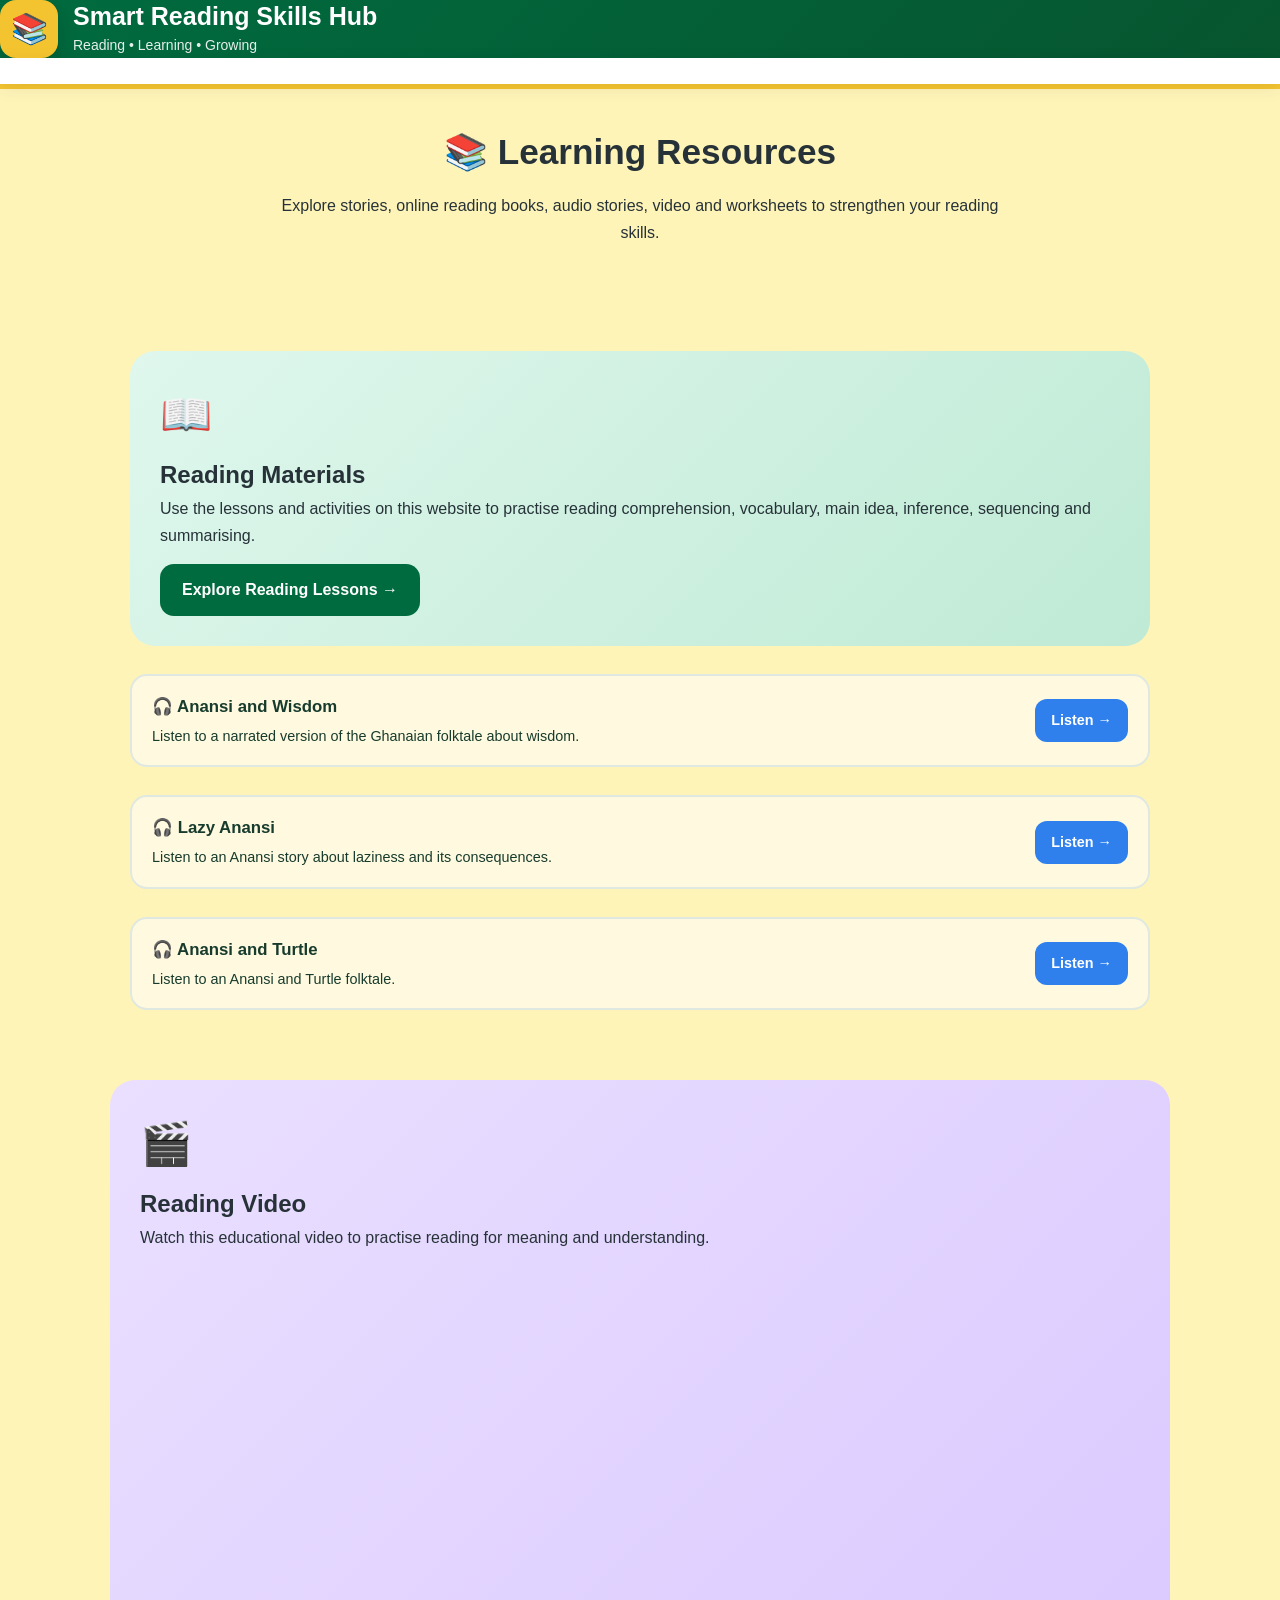
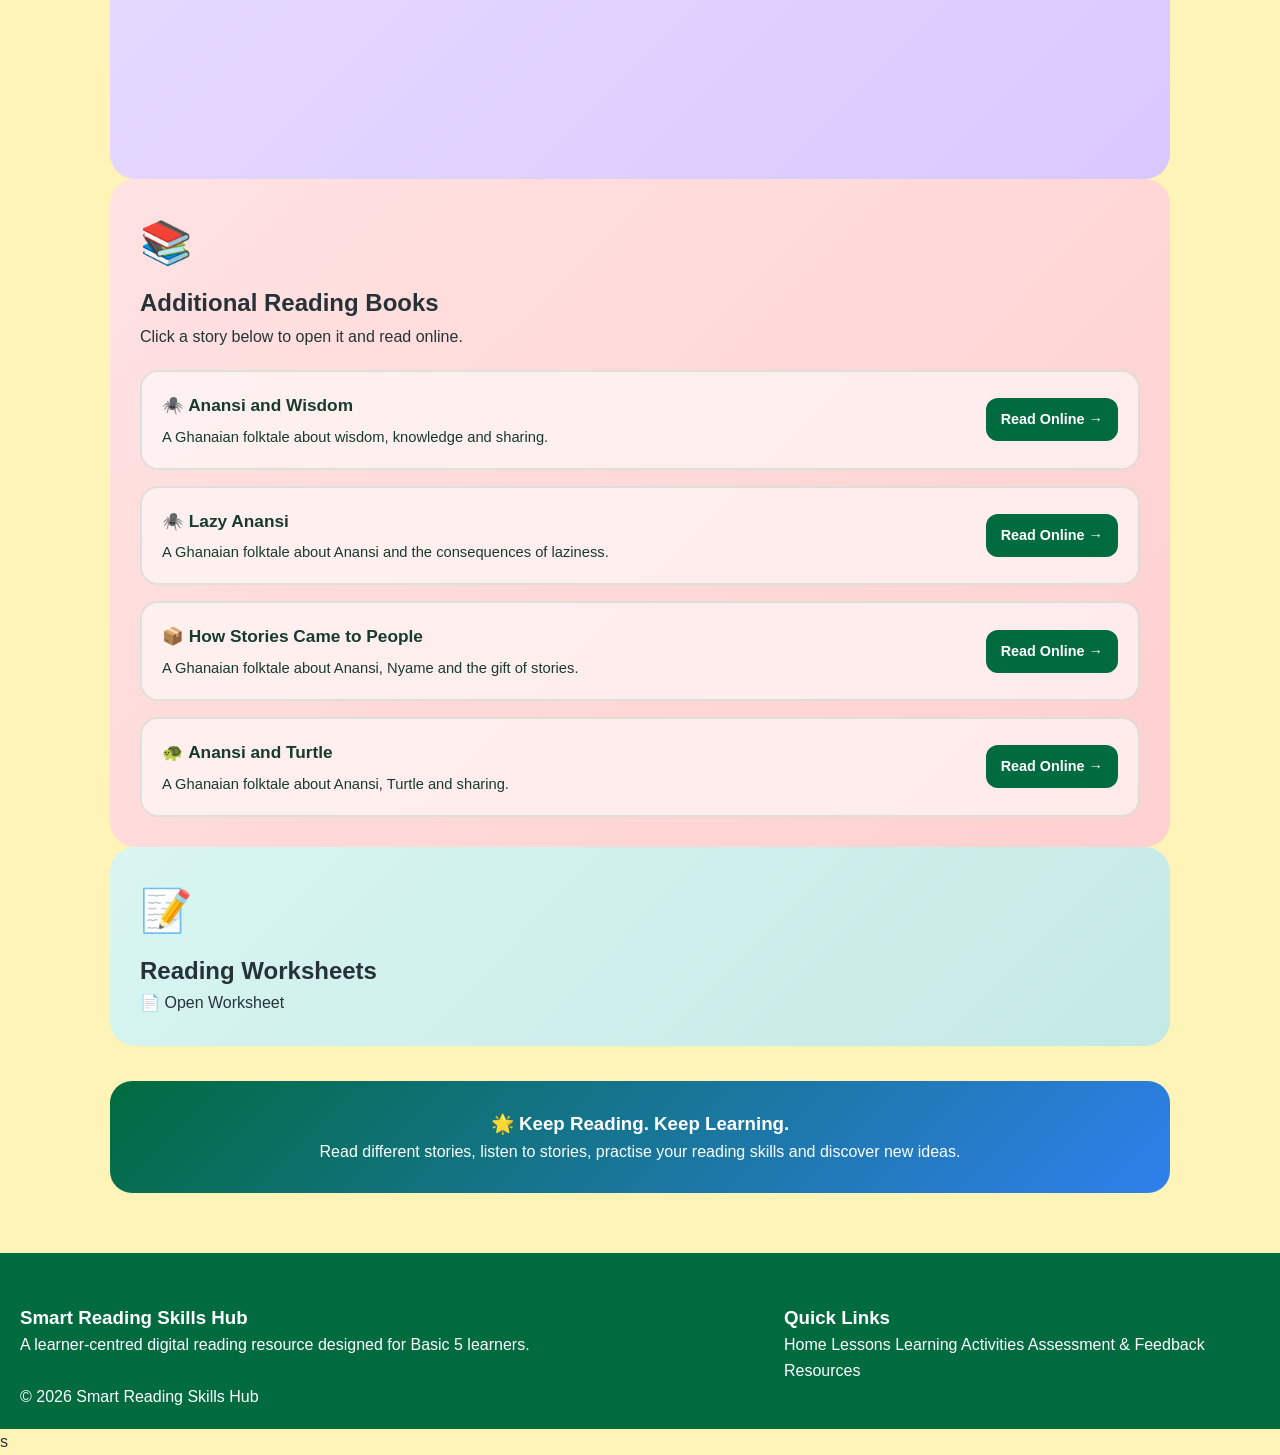
<file: resources.html>
<!DOCTYPE html>
<html lang="en">

<head>

    <meta charset="UTF-8">

    <meta name="viewport"
          content="width=device-width, initial-scale=1.0">

    <title>Resources | Smart Reading Skills Hub</title>

    <link rel="stylesheet"
          href="style.css">

    <style>

        /* =========================================
           RESOURCES PAGE
           ========================================= */

        .resources-page {
            width: 100%;
            max-width: 1100px;
            margin: 0 auto;
            padding: 35px 20px 60px;
            box-sizing: border-box;
        }


        /* INTRO */

        .resources-intro {
            text-align: center;
            margin-bottom: 35px;
        }

        .resources-intro h2 {
            font-size: 2.2rem;
            margin-bottom: 12px;
        }

        .resources-intro p {
            max-width: 750px;
            margin: 0 auto;
            line-height: 1.7;
        }


        /* =========================================
           VERTICAL RESOURCE LAYOUT
           ========================================= */

        .resources-container {
            display: flex !important;
            flex-direction: column !important;
            gap: 28px !important;
            width: 100% !important;
            height: auto !important;
        }

        .resource-box {
            width: 100% !important;
            display: block !important;
            position: relative !important;
            box-sizing: border-box !important;
            margin: 0 !important;
            padding: 30px !important;
            border-radius: 25px;
            overflow: visible !important;
        }

        .resource-box h3 {
            margin-top: 0;
            font-size: 1.5rem;
        }

        .resource-box p {
            line-height: 1.7;
        }

        .resource-icon {
            display: block;
            font-size: 42px;
            margin-bottom: 8px;
        }


        /* =========================================
           COLOURS
           ========================================= */

        .reading-box {
            background: linear-gradient(
                135deg,
                #dff7ed,
                #bfead5
            );
        }


        .video-box {
            background: linear-gradient(
                135deg,
                #eadfff,
                #d9c8ff
            );
        }

        .books-box {
            background: linear-gradient(
                135deg,
                #ffe2e2,
                #ffd0d0
            );
        }

        .worksheet-box {
            background: linear-gradient(
                135deg,
                #d8f5f1,
                #c4e9e4
            );
        }


        /* =========================================
           BUTTON
           ========================================= */

        .resource-button {
            display: inline-block;
            margin-top: 15px;
            padding: 13px 22px;
            border-radius: 14px;
            background: #006B3F;
            color: white;
            text-decoration: none;
            font-weight: 700;
            transition: 0.2s ease;
        }

        .resource-button:hover {
            transform: translateY(-2px);
        }


        /* =========================================
           ANANSI LINKS
           ========================================= */

        .anansi-links {
            display: flex;
            flex-direction: column;
            gap: 12px;
            margin-top: 20px;
        }

        .anansi-links a {
            display: block;
            padding: 16px 18px;
            background: rgba(255,255,255,0.5);
            border-radius: 15px;
            text-decoration: none;
            color: #493600;
            font-weight: 700;
            transition: 0.2s ease;
        }

        .anansi-links a:hover {
            transform: translateX(5px);
            background: rgba(255,255,255,0.8);
        }


        /* =========================================
           ONLINE READING BOOKS
           ========================================= */

        .book-list {
            display: flex;
            flex-direction: column;
            gap: 16px;
            margin-top: 20px;
        }

        .online-book {
            display: flex;
            align-items: center;
            justify-content: space-between;
            gap: 20px;

            width: 100%;
            box-sizing: border-box;

            padding: 20px;

            background: rgba(255,255,255,0.55);

            border-radius: 18px;

            text-decoration: none;

            color: #173b2d;

            border: 2px solid rgba(0,107,63,0.12);

            transition: 0.2s ease;
        }

        .online-book:hover {
            transform: translateX(5px);
            background: rgba(255,255,255,0.85);
        }

        .book-information {
            display: flex;
            flex-direction: column;
            gap: 6px;
        }

        .book-title {
            font-size: 1.08rem;
            font-weight: 800;
        }

        .book-description {
            font-size: 0.92rem;
            line-height: 1.5;
        }

        .read-online {
            flex-shrink: 0;
            padding: 10px 15px;
            background: #006B3F;
            color: white;
            border-radius: 12px;
            font-weight: 700;
            font-size: 0.9rem;
        }


        /* =========================================
           AUDIO STORY LINKS
           ========================================= */

        .audio-story-list {
            display: flex;
            flex-direction: column;
            gap: 15px;
            margin-top: 20px;
        }

        .audio-story-link {
            display: flex;
            align-items: center;
            justify-content: space-between;
            gap: 20px;

            width: 100%;
            box-sizing: border-box;

            padding: 18px 20px;

            background: rgba(255,255,255,0.55);

            border-radius: 17px;

            text-decoration: none;

            color: #173b2d;

            border: 2px solid rgba(47,128,237,0.15);

            transition: 0.2s ease;
        }

        .audio-story-link:hover {
            transform: translateX(5px);
            background: rgba(255,255,255,0.85);
        }

        .audio-story-info {
            display: flex;
            flex-direction: column;
            gap: 5px;
        }

        .audio-story-title {
            font-weight: 800;
            font-size: 1.05rem;
        }

        .audio-story-description {
            font-size: 0.9rem;
            line-height: 1.5;
        }

        .listen-button {
            flex-shrink: 0;
            padding: 10px 16px;
            border-radius: 12px;
            background: #2F80ED;
            color: white;
            font-weight: 700;
            font-size: 0.9rem;
        }


        /* =========================================
           AUDIO PLAYER
           ========================================= */

        .local-audio {
            margin-top: 20px;
        }

        .local-audio audio {
            width: 100%;
            max-width: 700px;
        }


        /* =========================================
           VIDEO
           ========================================= */

        .resource-video {
            width: 100%;
            max-width: 850px;
            margin: 20px auto 0;
        }

        .resource-video iframe {
            display: block;
            width: 100%;
            height: 470px;
            border: none;
            border-radius: 20px;
        }


        /* =========================================
           WORKSHEET
           ========================================= */

        .worksheet-button {
            display: inline-block;
            margin-top: 15px;
            padding: 14px 22px;
            background: #006B3F;
            color: white;
            text-decoration: none;
            border-radius: 14px;
            font-weight: 700;
        }


        /* =========================================
           END MESSAGE
           ========================================= */

        .resource-ending {
            margin-top: 35px;
            padding: 28px;
            text-align: center;
            border-radius: 22px;

            background: linear-gradient(
                135deg,
                #006B3F,
                #2F80ED
            );

            color: white;
        }

        .resource-ending h3 {
            margin-top: 0;
        }


        /* =========================================
           MOBILE
           ========================================= */

        @media (max-width: 768px) {

            .resources-page {
                padding: 25px 15px 45px;
            }

            .resources-intro h2 {
                font-size: 1.8rem;
            }

            .resource-box {
                padding: 22px !important;
            }

            .online-book,
            .audio-story-link {
                flex-direction: column;
                align-items: flex-start;
            }

            .read-online,
            .listen-button {
                align-self: flex-start;
            }

            .resource-video iframe {
                height: 250px;
            }

        }

    </style>

</head>


<body>


    <!-- =========================================
         HEADER
         ========================================= -->

    <header class="site-header">

        <div class="logo-area">

            <div class="logo-icon">
                📚
            </div>

            <div>

                <h1>
                    Smart Reading Skills Hub
                </h1>

                <p>
                    Reading • Learning • Growing
                </p>

            </div>

        </div>


        <nav class="main-nav">

            <a href="index.html">
                Home
            </a>

            <a href="lessons.html">
                Lessons
            </a>

            <a href="activities.html">
                Learning Activities
            </a>

            <a href="assessment.html">
                Assessment &amp; Feedback
            </a>

            <a href="resources.html" class="active">
                Resources
            </a>

        </nav>

    </header>



    <!-- =========================================
         MAIN
         ========================================= -->

    <main class="resources-page">


        <!-- INTRO -->

        <section class="resources-intro">

            <h2>
                📚 Learning Resources
            </h2>

            <p>
                Explore stories, online reading books, audio stories,
                video and worksheets to strengthen your reading skills.
            </p>

        </section>



        <div class="resources-container">


            <!-- =====================================
                 1. READING MATERIALS
                 ===================================== -->

            <section class="resource-box reading-box">

                <span class="resource-icon">
                    📖
                </span>

                <h3>
                    Reading Materials
                </h3>

                <p>
                    Use the lessons and activities on this website
                    to practise reading comprehension, vocabulary,
                    main idea, inference, sequencing and summarising.
                </p>

                <a
                    href="lessons.html"
                    class="resource-button"
                >
                    Explore Reading Lessons →
                </a>

            </section>





            
                    <!-- AUDIO STORY 1 -->

                    <a
                        class="audio-story-link"

                        href="https://www.youtube.com/results?search_query=Anansi+and+Wisdom+audio+story"

                        target="_blank"

                        rel="noopener noreferrer"
                    >

                        <span class="audio-story-info">

                            <span class="audio-story-title">
                                🎧 Anansi and Wisdom
                            </span>

                            <span class="audio-story-description">
                                Listen to a narrated version of the
                                Ghanaian folktale about wisdom.
                            </span>

                        </span>

                        <span class="listen-button">
                            Listen →
                        </span>

                    </a>



                    <!-- AUDIO STORY 2 -->

                    <a
                        class="audio-story-link"

                        href="https://www.youtube.com/results?search_query=Lazy+Anansi+audio+story"

                        target="_blank"

                        rel="noopener noreferrer"
                    >

                        <span class="audio-story-info">

                            <span class="audio-story-title">
                                🎧 Lazy Anansi
                            </span>

                            <span class="audio-story-description">
                                Listen to an Anansi story about
                                laziness and its consequences.
                            </span>

                        </span>

                        <span class="listen-button">
                            Listen →
                        </span>

                    </a>



                    <!-- AUDIO STORY 3 -->

                    <a
                        class="audio-story-link"

                        href="https://www.youtube.com/results?search_query=Anansi+and+Turtle+audio+story"

                        target="_blank"

                        rel="noopener noreferrer"
                    >

                        <span class="audio-story-info">

                            <span class="audio-story-title">
                                🎧 Anansi and Turtle
                            </span>

                            <span class="audio-story-description">
                                Listen to an Anansi and Turtle
                                folktale.
                            </span>

                        </span>

                        <span class="listen-button">
                            Listen →
                        </span>

                    </a>


                </div>


            



            <!-- =====================================
                 4. VIDEO
                 ===================================== -->

            <section class="resource-box video-box">

                <span class="resource-icon">
                    🎬
                </span>

                <h3>
                    Reading Video
                </h3>

                <p>
                    Watch this educational video to practise
                    reading for meaning and understanding.
                </p>

                <div class="resource-video">

                    <iframe
                        src="https://www.youtube.com/embed/n9lDqCO0pBQ"
                        title="Reading Comprehension for Kids"
                        allow="accelerometer; autoplay; clipboard-write; encrypted-media; gyroscope; picture-in-picture; web-share"
                        allowfullscreen>
                    </iframe>

                </div>

            </section>



            <!-- =====================================
                 5. FOUR ONLINE READING STORIES
                 ===================================== -->

            <section class="resource-box books-box">

                <span class="resource-icon">
                    📚
                </span>

                <h3>
                    Additional Reading Books
                </h3>

                <p>
                    Click a story below to open it and read online.
                </p>


                <div class="book-list">


                    <!-- STORY 1 -->

                    <a
                        class="online-book"

                        href="https://africanstorybook.org/newviewer/index.php?bt=1&dual=false&id=1938"

                        target="_blank"

                        rel="noopener noreferrer"
                    >

                        <span class="book-information">

                            <span class="book-title">
                                🕷️ Anansi and Wisdom
                            </span>

                            <span class="book-description">
                                A Ghanaian folktale about wisdom,
                                knowledge and sharing.
                            </span>

                        </span>

                        <span class="read-online">
                            Read Online →
                        </span>

                    </a>



                    <!-- STORY 2 -->

                    <a
                        class="online-book"

                        href="https://africanstorybook.org/newviewer/index.php?bt=2&dual=false&id=19765"

                        target="_blank"

                        rel="noopener noreferrer"
                    >

                        <span class="book-information">

                            <span class="book-title">
                                🕷️ Lazy Anansi
                            </span>

                            <span class="book-description">
                                A Ghanaian folktale about Anansi
                                and the consequences of laziness.
                            </span>

                        </span>

                        <span class="read-online">
                            Read Online →
                        </span>

                    </a>



                    <!-- STORY 3 -->

                    <a
                        class="online-book"

                        href="https://africanstorybook.org/newviewer/index.php?bt=1&dual=false&id=1943"

                        target="_blank"

                        rel="noopener noreferrer"
                    >

                        <span class="book-information">

                            <span class="book-title">
                                📦 How Stories Came to People
                            </span>

                            <span class="book-description">
                                A Ghanaian folktale about Anansi,
                                Nyame and the gift of stories.
                            </span>

                        </span>

                        <span class="read-online">
                            Read Online →
                        </span>

                    </a>



                    <!-- STORY 4 -->

                    <a
                        class="online-book"

                        href="https://africanstorybook.org/newviewer/index.php?bt=3&dual=false&id=40170"

                        target="_blank"

                        rel="noopener noreferrer"
                    >

                        <span class="book-information">

                            <span class="book-title">
                                🐢 Anansi and Turtle
                            </span>

                            <span class="book-description">
                                A Ghanaian folktale about Anansi,
                                Turtle and sharing.
                            </span>

                        </span>

                        <span class="read-online">
                            Read Online →
                        </span>

                    </a>


                </div>

            </section>



            <!-- =====================================
                 6. WORKSHEET
                 ===================================== -->

            <section class="resource-box worksheet-box">

                <span class="resource-icon">
                    📝
                </span>

                <h3>
                    Reading Worksheets
                </h3>

    
                
                  <a href="files/community-reading-club-worksheet.docx"
   download="community-reading-club-worksheet.docx"
   class="download-button">
    📄 Open Worksheet
</a>

            </section>


        </div>



        <!-- =========================================
             FINAL MESSAGE
             ========================================= -->

        <section class="resource-ending">

            <h3>
                🌟 Keep Reading. Keep Learning.
            </h3>

            <p>
                Read different stories, listen to stories,
                practise your reading skills and discover new ideas.
            </p>

        </section>


    </main>



    <!-- =========================================
         FOOTER
         ========================================= -->

    <footer class="site-footer">

        <div class="footer-content">

            <div>

                <h3>
                    Smart Reading Skills Hub
                </h3>

                <p>
                    A learner-centred digital reading resource
                    designed for Basic 5 learners.
                </p>

            </div>


            <div>

                <h3>
                    Quick Links
                </h3>

                <a href="index.html">
                    Home
                </a>

                <a href="lessons.html">
                    Lessons
                </a>

                <a href="activities.html">
                    Learning Activities
                </a>

                <a href="assessment.html">
                    Assessment &amp; Feedback
                </a>

                <a href="resources.html">
                    Resources
                </a>

            </div>

        </div>


        <p class="copyright">
            © 2026 Smart Reading Skills Hub
        </p>

    </footer>


    <script src="script.js"></script>

</body>

</html>s
</file>
<file: style.css>
/* =========================================================
   SMART READING SKILLS HUB
   CLEAN PROFESSIONAL WEBSITE STYLES
========================================================= */


/* =========================================================
   1. GLOBAL STYLES
========================================================= */

* {
    margin: 0;
    padding: 0;
    box-sizing: border-box;
}

html {
    scroll-behavior: smooth;
}

body {
    font-family: "Segoe UI", Arial, sans-serif;
    background: #fff4b8;
    color: #263238;
    line-height: 1.6;
}

img {
    max-width: 100%;
    display: block;
}

a {
    text-decoration: none;
    color: inherit;
}

button,
input,
textarea {
    font: inherit;
}

button {
    cursor: pointer;
}

.container {
    width: min(1180px, 92%);
    margin: 0 auto;
}


/* =========================================================
   2. HEADER
========================================================= */

.site-header {
    background: linear-gradient(135deg, #006b3f, #07552f);
    color: white;
    border-bottom: 5px solid #f4c430;
}

.header-content {
    min-height: 100px;
    display: flex;
    align-items: center;
    justify-content: space-between;
}

.logo-area {
    display: flex;
    align-items: center;
    gap: 15px;
}

.logo-icon {
    width: 58px;
    height: 58px;
    display: flex;
    align-items: center;
    justify-content: center;
    background: #f4c430;
    color: #006b3f;
    border-radius: 16px;
    font-size: 30px;
    box-shadow: 0 8px 20px rgba(0, 0, 0, 0.15);
}

.logo-area h1 {
    font-size: 25px;
    line-height: 1.2;
}

.logo-area p {
    margin-top: 3px;
    font-size: 14px;
    opacity: 0.9;
}


/* =========================================================
   3. NAVIGATION
========================================================= */

.main-nav {
    background: white;
    position: sticky;
    top: 0;
    z-index: 1000;
    box-shadow: 0 4px 18px rgba(0, 0, 0, 0.08);
}

.nav-content {
    min-height: 64px;
    display: flex;
    align-items: center;
    justify-content: center;
    gap: 8px;
}

.nav-content a {
    position: relative;
    padding: 12px 17px;
    color: #344054;
    font-size: 14px;
    font-weight: 700;
    border-radius: 10px;
    transition: background 0.25s ease,
                color 0.25s ease,
                transform 0.25s ease;
}

.nav-content a:hover {
    background: #fff0a3;
    color: #006b3f;
    transform: translateY(-2px);
}

.nav-content a.active {
    background: #006b3f;
    color: white;
}

.nav-content a.active:hover {
    background: #07552f;
    color: white;
}


/* =========================================================
   4. GENERAL LABELS
========================================================= */

.section-label,
.hero-label {
    display: inline-block;
    font-size: 12px;
    font-weight: 800;
    letter-spacing: 1.5px;
    text-transform: uppercase;
}

.section-label {
    color: #006b3f;
}

.hero-label {
    padding: 8px 16px;
    border-radius: 30px;
    background: #006b3f;
    color: white;
    box-shadow: 0 5px 14px rgba(0, 107, 63, 0.18);
}


/* =========================================================
   5. SECTION HEADINGS
========================================================= */

.section-heading {
    max-width: 780px;
    margin: 0 auto 40px;
    text-align: center;
}

.section-heading h2 {
    margin: 8px 0 12px;
    font-size: 34px;
    line-height: 1.2;
    color: #12372a;
}

.section-heading p {
    color: #5d6870;
    font-size: 16px;
}


/* =========================================================
   6. BUTTONS
========================================================= */

.btn {
    display: inline-flex;
    align-items: center;
    justify-content: center;
    min-height: 48px;
    padding: 12px 23px;
    border: none;
    border-radius: 12px;
    background: #006b3f;
    color: white;
    font-weight: 700;
    transition: transform 0.25s ease,
                box-shadow 0.25s ease,
                background 0.25s ease;
}

.btn:hover {
    background: #07552f;
    transform: translateY(-3px);
    box-shadow: 0 10px 22px rgba(0, 107, 63, 0.22);
}

.btn-primary {
    background: #006b3f;
    color: white;
}

.btn-secondary {
    background: white;
    color: #006b3f;
    border: 2px solid #006b3f;
}

.btn-secondary:hover {
    background: #006b3f;
    color: white;
}


/* =========================================================
   7. HOME HERO
========================================================= */

.hero-section {
    position: relative;
    overflow: hidden;
    background: linear-gradient(
        135deg,
        #ffd84d,
        #fff0a3
    );
    padding: 75px 20px;
}

.hero-content {
    display: grid;
    grid-template-columns: 0.85fr 1.15fr;
    gap: 45px;
    align-items: center;
}

.hero-text h2 {
    margin: 18px 0;
    font-size: clamp(38px, 5vw, 58px);
    line-height: 1.05;
    color: #006b3f;
}

.hero-text p {
    max-width: 650px;
    font-size: 18px;
    color: #44515a;
    margin-bottom: 28px;
}

.hero-buttons {
    display: flex;
    gap: 14px;
    flex-wrap: wrap;
}

.hero-image {
    position: relative;
}

.hero-image img {
    width: 100%;
    height: 500px;
    object-fit: cover;
    object-position: center;
    border-radius: 24px;
    border: 7px solid white;
    box-shadow: 0 22px 45px rgba(0, 0, 0, 0.16);
}

.hero-image::after {
    display: none;
}

/* =========================================================
   LARGE CLASSROOM IMAGE
========================================================= */

.hero-classroom-image {
    width: 100%;
    max-width: 1200px;
    height: 650px;
    object-fit: cover;
    object-position: center;
    display: block;
    margin: 35px auto 0;

    border-radius: 24px;
    border: 7px solid white;

    box-shadow:
        0 20px 45px rgba(0, 0, 0, 0.18),
        0 5px 15px rgba(0, 107, 63, 0.12);

    transition:
        transform 0.35s ease,
        box-shadow 0.35s ease;
}

.hero-classroom-image:hover {
    transform: scale(1.02);

    box-shadow:
        0 28px 55px rgba(0, 0, 0, 0.22),
        0 8px 20px rgba(0, 107, 63, 0.16);
}


/* =========================================================
   8. GENERAL PAGE HERO
========================================================= */

.page-hero,
.inner-page-hero,
.activities-hero {
    position: relative;
    overflow: hidden;
    background: linear-gradient(
        135deg,
        #fff8d6,
        #fff0a3,
        #f4c430
    );
    padding: 65px 20px;
    text-align: center;
    border-bottom: 1px solid rgba(0, 107, 63, 0.15);
}

.page-hero h2,
.inner-page-hero h2,
.activities-hero h2 {
    margin: 14px auto;
    font-size: clamp(38px, 5vw, 54px);
    line-height: 1.1;
    color: #006b3f;
}

.page-hero p,
.inner-page-hero p,
.activities-hero p {
    max-width: 760px;
    margin: 0 auto;
    font-size: 17px;
    color: #4d5961;
}


/* =========================================================
   9. HOME INTRO
========================================================= */

.intro-section {
    padding: 75px 20px;
    background: #ffe680;
}

.learning-tip {
    max-width: 850px;
    margin: 0 auto;
    padding: 22px 25px;
    display: flex;
    align-items: center;
    gap: 18px;
    background: #ffd84d;
    border-left: 6px solid #f4c430;
    border-radius: 16px;
    box-shadow: 0 10px 30px rgba(0, 0, 0, 0.07);
}

.tip-icon {
    width: 52px;
    height: 52px;
    flex-shrink: 0;
    display: flex;
    align-items: center;
    justify-content: center;
    background: #fff0a3;
    border-radius: 14px;
    font-size: 25px;
}


/* =========================================================
   10. LEARNING CARDS
========================================================= */

.learning-space {
    padding: 80px 20px;
    background: #fff4b8;
}

.learning-grid {
    display: grid;
    grid-template-columns: repeat(4, 1fr);
    gap: 22px;
}

.learning-card {
    padding: 28px;
    background: white;
    border-radius: 20px;
    border: 1px solid rgba(0, 0, 0, 0.05);
    box-shadow: 0 8px 25px rgba(0, 0, 0, 0.07);
    transition: transform 0.3s ease,
                box-shadow 0.3s ease;
}

.learning-card:hover {
    transform: translateY(-8px);
    box-shadow: 0 18px 35px rgba(0, 0, 0, 0.12);
}

.card-icon {
    width: 55px;
    height: 55px;
    display: flex;
    align-items: center;
    justify-content: center;
    border-radius: 15px;
    margin-bottom: 20px;
    font-size: 25px;
    background: #fff0a3;
}

.learning-card h3 {
    margin-bottom: 10px;
    color: #173d2e;
    font-size: 19px;
}

.learning-card p {
    color: #667078;
    font-size: 14px;
    margin-bottom: 18px;
}

.learning-card a {
    color: #006b3f;
    font-weight: 800;
    font-size: 14px;
}

.card-green {
    border-top: 5px solid #006b3f;
}

.card-blue {
    border-top: 5px solid #2f80ed;
}

.card-gold {
    border-top: 5px solid #f4c430;
}

.card-purple {
    border-top: 5px solid #7657d9;
}


/* =========================================================
   11. QUICK START
========================================================= */

.quick-start-section {
    padding: 80px 20px;
    background: #ffe680;
}

.steps-grid {
    max-width: 900px;
    margin: 0 auto;
    display: grid;
    grid-template-columns: repeat(3, 1fr);
    gap: 25px;
}

.step-item {
    padding: 28px;
    text-align: center;
    background: #fff8d6;
    border-radius: 18px;
    transition: transform 0.3s ease;
}

.step-item:hover {
    transform: translateY(-6px);
}

.step-number {
    width: 52px;
    height: 52px;
    margin: 0 auto 15px;
    display: flex;
    align-items: center;
    justify-content: center;
    border-radius: 50%;
    background: #006b3f;
    color: white;
    font-size: 20px;
    font-weight: 800;
}

.step-item h3 {
    color: #006b3f;
    margin-bottom: 7px;
}


/* =========================================================
   12. LEARNING PATH
========================================================= */

.reading-path {
    padding: 80px 20px;
    background: linear-gradient(
        135deg,
        #006b3f,
        #07552f
    );
    color: white;
}

.reading-path .section-label {
    color: #f4c430;
}

.reading-path .section-heading h2 {
    color: white;
}

.reading-path .section-heading p {
    color: rgba(255, 255, 255, 0.8);
}

.path-grid {
    display: grid;
    grid-template-columns: repeat(4, 1fr);
    gap: 20px;
}

.path-card {
    padding: 25px;
    background: rgba(255, 255, 255, 0.1);
    border: 1px solid rgba(255, 255, 255, 0.15);
    border-radius: 18px;
    transition: transform 0.3s ease,
                background 0.3s ease;
}

.path-card:hover {
    transform: translateY(-7px);
    background: rgba(255, 255, 255, 0.16);
}

.path-icon {
    display: inline-flex;
    width: 42px;
    height: 42px;
    align-items: center;
    justify-content: center;
    margin-bottom: 15px;
    border-radius: 12px;
    background: #f4c430;
    color: #006b3f;
    font-weight: 900;
}

.path-card h3 {
    margin-bottom: 8px;
}

.path-card p {
    color: rgba(255, 255, 255, 0.8);
    font-size: 14px;
}


/* =========================================================
   13. CTA
========================================================= */

.cta-section {
    padding: 65px 20px;
    background: linear-gradient(
        135deg,
        #fff0a3,
        #f4c430
    );
}

.cta-content {
    max-width: 800px;
    margin: 0 auto;
    text-align: center;
}

.cta-content h2 {
    margin: 12px 0;
    font-size: 35px;
    color: #006b3f;
}

.cta-content p {
    margin-bottom: 25px;
    color: #4d5961;
}


/* =========================================================
   14. LESSONS
========================================================= */

.lessons-intro {
    padding: 65px 20px;
    background: #ffe680;
}

.lessons-intro .section-heading h2 {
    color: #006b3f;
}

.lessons-section {
    padding: 75px 20px;
    background: #fff4b8;
}


/* =========================================================
   LESSON PATH
========================================================= */

.lesson-path {
    max-width: 1050px;
    margin: 35px auto 45px;
    display: grid;
    grid-template-columns: repeat(4, 1fr);
    gap: 18px;
}

.lesson-path-item {
    position: relative;
    padding: 25px 18px;
    background: #fff9d6;
    border-radius: 18px;
    text-align: center;
    border: 2px solid transparent;
    box-shadow: 0 10px 25px rgba(0, 0, 0, 0.08);
    transition: transform 0.3s ease,
                border-color 0.3s ease,
                box-shadow 0.3s ease;
}

.lesson-path-item:hover {
    transform: translateY(-7px);
    border-color: #f4c430;
    box-shadow: 0 16px 30px rgba(0, 0, 0, 0.12);
}

.lesson-path-number {
    width: 48px;
    height: 48px;
    margin: 0 auto 13px;
    display: flex;
    align-items: center;
    justify-content: center;
    background: #006b3f;
    color: white;
    border-radius: 50%;
    font-weight: 900;
}

.lesson-path-item h3 {
    color: #006b3f;
    margin-bottom: 7px;
}

.lesson-path-item p {
    color: #667078;
    font-size: 14px;
}

.lesson-path-arrow {
    display: none;
}


/* =========================================================
   INTERACTIVE LESSON CARDS
========================================================= */

.interactive-lesson {
    max-width: 1050px;
    margin: 0 auto 20px;
    background: #fff9d6;
    border-radius: 20px;
    overflow: hidden;
    border: 2px solid #eee8cc;
    box-shadow: 0 8px 25px rgba(0, 0, 0, 0.07);
    transition: transform 0.3s ease,
                box-shadow 0.3s ease,
                border-color 0.3s ease;
}

.interactive-lesson:hover {
    transform: translateY(-3px);
    box-shadow: 0 14px 32px rgba(0, 0, 0, 0.10);
}

.interactive-lesson.open {
    border-color: #f4c430;
    box-shadow: 0 18px 40px rgba(0, 107, 63, 0.13);
}

.lesson-toggle {
    width: 100%;
    border: 2px solid #006b3f;
    background: #ffffff;
    color: #173d2e;
    padding: 22px 25px;
    display: flex;
    align-items: center;
    gap: 18px;
    text-align: left;
    cursor: pointer;
    opacity: 1;
    transition: background 0.25s ease,
                border-color 0.25s ease;
}

.lesson-toggle:hover {
    background: #fff9df;
    border-color: #f4c430;
}

.lesson-toggle:focus {
    outline: 3px solid #f4c430;
    outline-offset: 2px;
}

.lesson-number {
    width: 52px;
    height: 52px;
    flex-shrink: 0;
    display: flex;
    align-items: center;
    justify-content: center;
    background: #006b3f;
    color: white;
    border-radius: 15px;
    font-size: 16px;
    font-weight: 900;
    box-shadow: 0 6px 14px rgba(0, 107, 63, 0.18);
}

.lesson-title {
    flex: 1;
    color: #173d2e;
    font-size: 19px;
    font-weight: 800;
}

.lesson-toggle .lesson-title {
    font-weight: 700 !important;
    color: #173d2e !important;
}

.lesson-toggle .lesson-number {
    font-weight: 700 !important;
}

.lesson-arrow {
    color: #006b3f;
    font-size: 20px;
    transition: transform 0.3s ease;
}

.interactive-lesson.open .lesson-arrow {
    transform: rotate(180deg);
}


/* =========================================================
   LESSON CONTENT
========================================================= */

.interactive-lesson .lesson-content {
    display: none;
    padding: 30px;
    border-top: 1px solid #eee6c9;
    background: #fff9d6;
}

.interactive-lesson.open .lesson-content {
    display: block;
    animation: lessonOpen 0.35s ease;
}

@keyframes lessonOpen {
    from {
        opacity: 0;
        transform: translateY(-12px);
    }

    to {
        opacity: 1;
        transform: translateY(0);
    }
}

.mini-label {
    color: #ce1126;
    font-size: 11px;
    font-weight: 900;
    letter-spacing: 1.5px;
}

.lesson-content-heading {
    margin: 8px 0 15px;
    color: #006b3f;
    font-size: 28px;
    line-height: 1.25;
}

.lesson-content > p {
    max-width: 900px;
    color: #56636a;
    font-size: 16px;
    margin-bottom: 20px;
}


/* =========================================================
   LESSON INFORMATION CARDS
========================================================= */

.lesson-info-grid {
    display: grid;
    grid-template-columns: repeat(2, 1fr);
    gap: 16px;
    margin: 25px 0;
}

.lesson-info-card {
    padding: 22px;
    background: #ffd84d;
    border-radius: 16px;
    border-left: 5px solid #f4c430;
    transition: transform 0.25s ease,
                box-shadow 0.25s ease;
}

.lesson-info-card:hover {
    transform: translateY(-4px);
    box-shadow: 0 9px 20px rgba(0, 0, 0, 0.07);
}

.lesson-info-card h4 {
    margin-bottom: 8px;
    color: #006b3f;
    font-size: 17px;
}

.lesson-info-card p {
    color: #5d6870;
    font-size: 14px;
}


/* =========================================================
   EXAMPLE BOX
========================================================= */

.example-card {
    margin-top: 22px;
    padding: 24px;
    background: linear-gradient(
        135deg,
        #eef8f2,
        #f7fff9
    );
    border-left: 6px solid #006b3f;
    border-radius: 16px;
    box-shadow: 0 7px 20px rgba(0, 0, 0, 0.05);
}

.example-card h4 {
    margin-bottom: 13px;
    color: #006b3f;
    font-size: 18px;
}

.example-card p {
    margin-bottom: 10px;
    color: #4e5b62;
}


/* =========================================================
   READING TIP
========================================================= */

.lesson-tip {
    margin-top: 22px;
    padding: 18px 21px;
    background: #ffd84d;
    border-radius: 14px;
    border-left: 5px solid #f4c430;
    color: #4c4c35;
}

.lesson-tip strong {
    color: #006b3f;
}


/* =========================================================
   VIDEO
========================================================= */

.supporting-video-player {
    margin-top: 30px;
    padding: 24px;
    background: linear-gradient(
        135deg,
        #fff8d6,
        #ffffff
    );
    border: 2px solid #f4c430;
    border-radius: 20px;
    box-shadow: 0 10px 25px rgba(0, 0, 0, 0.07);
}

.video-heading {
    margin-bottom: 18px;
}

.video-heading span {
    display: inline-block;
    margin-bottom: 5px;
    color: #ce1126;
    font-size: 11px;
    font-weight: 900;
    letter-spacing: 1.3px;
}

.video-heading h4 {
    margin-bottom: 5px;
    color: #006b3f;
    font-size: 21px;
}

.video-heading p {
    color: #667078;
    font-size: 14px;
}

.video-wrapper,
.lesson-video,
.resource-video {
    width: 100%;
    max-width: 1000px;
    margin: 20px auto;
    aspect-ratio: 16 / 9;
    overflow: hidden;
    border-radius: 16px;
    box-sizing: border-box;
}

.video-wrapper {
    background: #111;
    border: 5px solid #f4c430;
    box-shadow: 0 10px 25px rgba(0, 0, 0, 0.12);
}

.video-wrapper iframe,
.lesson-video iframe,
.resource-video iframe {
    width: 100%;
    height: 100%;
    display: block;
    border: none;
}

.lesson-content iframe {
    width: 100%;
    max-width: 900px;
    height: 506px;
    display: block;
    margin: 25px auto;
    border: 0;
    border-radius: 10px;
}

.video-unavailable {
    padding: 30px;
    text-align: center;
    background: white;
    border: 1px dashed #d7b52d;
    border-radius: 15px;
}

.video-unavailable > div {
    font-size: 35px;
    margin-bottom: 8px;
}

.video-unavailable h4 {
    color: #006b3f;
    margin-bottom: 6px;
}

.video-unavailable p {
    max-width: 650px;
    margin: 0 auto;
    color: #667078;
    font-size: 14px;
}

.video-link-button {
    display: inline-flex;
    align-items: center;
    justify-content: center;
    padding: 14px 22px;
    margin-top: 10px;
    background: #006b3f;
    color: white;
    border-radius: 12px;
    font-weight: 800;
    transition: 0.25s ease;
}

.video-link-button:hover {
    background: #f4c430;
    color: #173d2e;
    transform: translateY(-2px);
}


/* =========================================================
   STORY LIBRARY
========================================================= */

.lesson-story-library {
    margin-top: 30px;
    padding: 28px;
    background: linear-gradient(
        135deg,
        #fff8d6,
        #fffdf3
    );
    border-radius: 20px;
    border: 2px solid #f4c430;
}

.lesson-story-library .section-heading {
    margin-bottom: 25px;
}

.lesson-story-library .section-heading h3 {
    font-size: 27px;
    color: #006b3f;
}

.story-choice-grid {
    display: grid;
    grid-template-columns: repeat(2, 1fr);
    gap: 15px;
}

.story-choice {
    width: 100%;
    min-height: 95px;
    padding: 18px;
    display: flex;
    align-items: center;
    gap: 15px;
    text-align: left;
    background: white;
    border: 2px solid #e8e1c5;
    border-radius: 15px;
    transition: transform 0.25s ease,
                border-color 0.25s ease,
                box-shadow 0.25s ease,
                background 0.25s ease;
}

.story-choice:hover {
    transform: translateY(-4px);
    border-color: #006b3f;
    background: #f7fff9;
    box-shadow: 0 10px 22px rgba(0, 0, 0, 0.08);
}

.story-choice-number {
    width: 43px;
    height: 43px;
    flex-shrink: 0;
    display: flex;
    align-items: center;
    justify-content: center;
    border-radius: 12px;
    background: #006b3f;
    color: white;
    font-weight: 900;
}

.story-choice strong {
    display: block;
    color: #173d2e;
    margin-bottom: 4px;
}

.story-choice small {
    color: #667078;
    font-size: 13px;
}

.lesson-story-display {
    margin-top: 22px;
    min-height: 230px;
    padding: 25px;
    background: white;
    border-radius: 17px;
    border: 2px solid #e9e4ce;
    box-shadow: inset 0 2px 10px rgba(0, 0, 0, 0.03);
}

.story-placeholder {
    min-height: 180px;
    display: flex;
    flex-direction: column;
    align-items: center;
    justify-content: center;
    text-align: center;
}

.story-placeholder-icon {
    width: 65px;
    height: 65px;
    display: flex;
    align-items: center;
    justify-content: center;
    margin-bottom: 12px;
    background: #fff0a3;
    border-radius: 18px;
    font-size: 30px;
}

.story-placeholder h3 {
    color: #006b3f;
    margin-bottom: 5px;
}

.story-placeholder p {
    color: #667078;
}


/* =========================================================
   READING LIBRARY STORIES
========================================================= */

.reading-library {
    display: grid;
    gap: 18px;
    margin-top: 25px;
}

.story-card {
    border: 2px solid #006b3f;
    border-radius: 12px;
    overflow: hidden;
    background: #ffffff;
}

.story-button {
    width: 100%;
    padding: 18px 20px;
    border: none;
    background: #ffffff;
    color: #006b3f;
    font-size: 1.05rem;
    font-weight: 700;
    text-align: left;
    cursor: pointer;
}

.story-button:hover {
    background: #fff9df;
    color: #173d2e;
}

.story-content {
    display: none;
    padding: 25px;
    line-height: 1.7;
    color: #333333;
    background: #ffffff;
}

.story-content.open {
    display: block;
}

.story-content h3 {
    color: #006b3f;
    margin-top: 0;
}

.story-content h4 {
    color: #006b3f;
    margin-top: 25px;
}

.story-content li {
    margin-bottom: 10px;
}

.story-content strong {
    color: #173d2e;
}


/* =========================================================
   LESSON NEXT STEP
========================================================= */

.lesson-next-section {
    padding: 70px 20px;
    background: linear-gradient(
        135deg,
        #006b3f,
        #07552f
    );
}

.lesson-next-step {
    max-width: 800px;
    margin: 0 auto;
    text-align: center;
    color: white;
}

.lesson-next-step .section-label {
    color: #f4c430;
}

.lesson-next-step h2 {
    margin: 12px 0;
    color: white;
    font-size: 36px;
}

.lesson-next-step p {
    max-width: 650px;
    margin: 0 auto 25px;
    color: rgba(255, 255, 255, 0.82);
}

.lesson-next-step .btn {
    background: #f4c430;
    color: #173d2e;
}

.lesson-next-step .btn:hover {
    background: white;
    color: #006b3f;
}


/* =========================================================
   15. LEARNING ACTIVITIES
========================================================= */

.activities-section {
    padding: 75px 20px;
    background: #fff4b8;
}

.activity-progress,
.progress-bar,
.progress-container,
.progress-wrapper,
.progress-track,
#progressBar,
#progressFill {
    display: none !important;
}

.activity-card {
    max-width: 950px;
    margin: 0 auto 28px;
    padding: 30px;
    background: #fff9d6;
    border-radius: 22px;
    border: 1px solid rgba(0, 0, 0, 0.06);
    box-shadow: 0 10px 28px rgba(0, 0, 0, 0.07);
    transition: transform 0.3s ease,
                box-shadow 0.3s ease;
}

.activity-card:hover {
    transform: translateY(-3px);
    box-shadow: 0 15px 35px rgba(0, 0, 0, 0.1);
}

.activity-heading {
    display: flex;
    align-items: center;
    gap: 17px;
    margin-bottom: 18px;
}

.activity-number {
    width: 55px;
    height: 55px;
    flex-shrink: 0;
    display: flex;
    align-items: center;
    justify-content: center;
    border-radius: 16px;
    background: #006b3f;
    color: white;
    font-size: 20px;
    font-weight: 900;
}

.activity-skill {
    color: #7657d9;
    font-size: 12px;
    font-weight: 800;
    text-transform: uppercase;
    letter-spacing: 0.8px;
}

.activity-card h3 {
    margin-top: 3px;
    color: #173d2e;
    font-size: 22px;
}

.activity-instruction {
    margin-bottom: 23px;
    color: #59656d;
}

.reading-passage,
.word-card,
.game-question,
.detail-hunt,
.mystery-box,
.sequence-box,
.strategy-card,
.read-aloud-box {
    padding: 23px;
    margin-top: 18px;
    background: #fffaf0;
    border-radius: 16px;
    border: 1px solid #f1e6bd;
}

.reading-passage h4,
.word-card h4,
.game-question h4,
.strategy-card h4 {
    color: #006b3f;
    margin-bottom: 12px;
}

.reading-passage p {
    margin-bottom: 14px;
    color: #4e5a61;
}


/* =========================================================
   ACTIVITY ANSWERS
========================================================= */

.choice-button,
.detail-choice,
.answer-option,
.quiz-option,
.option,
.answer-choice {
    cursor: pointer;
    transition: all 0.2s ease;
}

.choice-button,
.detail-choice {
    display: block;
    width: 100%;
    padding: 13px 16px;
    margin: 10px 0;
    text-align: left;
    background: white;
    border: 2px solid #e1e6df;
    border-radius: 11px;
    color: #344054;
}

.choice-button:hover,
.detail-choice:hover,
.answer-option:hover,
.quiz-option:hover,
.option:hover,
.answer-choice:hover {
    border-color: #006b3f;
    background: #eef8f2;
    transform: translateY(-1px);
}

.choice-button.correct,
.detail-choice.correct {
    background: #e5f6eb;
    border-color: #249653;
    color: #126b38;
}

.choice-button.incorrect,
.detail-choice.incorrect {
    background: #fff0f0;
    border-color: #ce1126;
    color: #a10d1d;
}

.answer.selected,
.answer-option.selected,
.quiz-option.selected,
.option.selected,
.answer-choice.selected,
label.selected {
    background: #006b3f !important;
    color: white !important;
    border: 2px solid #f4c430 !important;
    transform: scale(1.02);
    box-shadow: 0 5px 12px rgba(0, 107, 63, 0.22);
}

input[type="radio"],
input[type="checkbox"] {
    cursor: pointer;
    accent-color: #006b3f;
}

.feedback {
    margin-top: 12px;
    padding: 12px;
    border-radius: 10px;
    font-weight: 700;
}

.correct-feedback {
    background: #e3f7e9 !important;
    color: #176c37 !important;
    border-left: 5px solid #2ca65a;
}

.incorrect-feedback {
    background: #fff0f0 !important;
    color: #a52222 !important;
    border-left: 5px solid #dc5555;
}

.activity-complete {
    margin-top: 24px;
    padding: 13px 21px;
    border: none;
    border-radius: 12px;
    background: #006b3f;
    color: white;
    font-weight: 800;
    transition: transform 0.25s ease,
                background 0.25s ease;
}

.activity-complete:hover {
    background: #07552f;
    transform: translateY(-2px);
}

.activity-complete.completed {
    background: #f4c430;
    color: #173d2e;
}


/* =========================================================
   16. TEXT AREAS
========================================================= */

textarea {
    width: 100%;
    min-height: 120px;
    margin-top: 10px;
    padding: 15px;
    resize: vertical;
    border: 2px solid #e1e6df;
    border-radius: 12px;
    background: white;
    outline: none;
}

textarea:focus {
    border-color: #006b3f;
    box-shadow: 0 0 0 4px rgba(0, 107, 63, 0.08);
}

.check-writing {
    margin-top: 12px;
    padding: 12px 18px;
    border: none;
    border-radius: 10px;
    background: #2f80ed;
    color: white;
    font-weight: 700;
}


/* =========================================================
   17. REFLECTION
========================================================= */

.reflection-box {
    max-width: 950px;
    margin: 45px auto 0;
    padding: 35px;
    background: linear-gradient(
        135deg,
        #ffffff,
        #fff8d6
    );
    border-radius: 22px;
    border: 2px solid #f4c430;
    box-shadow: 0 12px 30px rgba(0, 0, 0, 0.07);
}

.reflection-box h2 {
    margin: 10px 0;
    color: #006b3f;
}

.reflection-options {
    display: grid;
    gap: 12px;
    margin: 25px 0;
}

.reflection-options label {
    padding: 14px 17px;
    background: white;
    border: 1px solid #e4e7df;
    border-radius: 12px;
    cursor: pointer;
}

.reflection-options label:hover {
    background: #fff0a3;
}


/* =========================================================
   18. RESOURCES
========================================================= */

.resources-section,
.resources-container {
    padding: 70px 20px;
}

.resource-card {
    background: #fff9d6;
    border-radius: 18px;
    padding: 25px;
    box-shadow: 0 8px 25px rgba(0, 0, 0, 0.07);
    border-top: 5px solid #006b3f;
    transition: transform 0.3s ease;
}

.resource-card:hover {
    transform: translateY(-5px);
}

body.resources-page {
    background: #fff9df;
}

.resources-page .page-header {
    background: #d4a900 !important;
}


/* =========================================================
   19. ASSESSMENT & FEEDBACK
========================================================= */

.assessment-page,
.assessment-container {
    padding-bottom: 40px;
}

.assessment-section {
    padding: 10px 0 40px;
}

.assessment-hero,
.hero {
    position: relative;
    overflow: hidden;
    background: linear-gradient(
        135deg,
        #006b3f,
        #004d2d
    );
    border-radius: 28px;
    margin: 30px auto;
    padding: 45px;
    color: white;
    box-shadow: 0 18px 40px rgba(0, 70, 40, 0.15);
}

.assessment-hero::after,
.hero::after {
    content: "✓";
    position: absolute;
    right: 50px;
    bottom: -25px;
    font-size: 8rem;
    font-weight: 900;
    color: rgba(244, 196, 48, 0.12);
}

.assessment-hero h1,
.assessment-hero h2,
.hero h2 {
    position: relative;
    z-index: 2;
    color: #f4c430;
    margin-bottom: 12px;
}

.assessment-hero p,
.hero p {
    position: relative;
    z-index: 2;
    max-width: 750px;
    color: #ffffff;
}

.hero .section-heading {
    position: relative;
    z-index: 2;
    max-width: 850px;
}

.hero .section-label {
    background: #f4c430;
    color: #17452f;
    padding: 7px 14px;
    border-radius: 30px;
}

.assessment-intro,
.lesson-introduction {
    background: linear-gradient(
        135deg,
        #ffffff,
        #eef8f2
    );
    border: 1px solid #cfe3d8;
    border-left: 7px solid #006b3f;
    border-radius: 20px;
    padding: 25px;
    margin: 25px 0;
    box-shadow: 0 8px 22px rgba(0, 70, 40, 0.08);
}

.assessment-intro h2,
.assessment-intro h3,
.lesson-introduction h2 {
    color: #006b3f;
    margin-bottom: 10px;
}

.assessment-intro p,
.lesson-introduction p {
    background: white;
    border-radius: 12px;
    padding: 13px 16px;
}

.assessment-instructions {
    background: linear-gradient(
        135deg,
        #fffdf0,
        #fff7d5
    );
    border: 1px solid #ead583;
    border-left: 7px solid #f4c430;
    border-radius: 20px;
    padding: 25px;
    margin: 25px 0 32px;
}

.assessment-instructions h2,
.assessment-instructions h3 {
    color: #765900;
    margin-bottom: 12px;
}

.assessment-instructions ul,
.assessment-instructions ol {
    background: white;
    border-radius: 12px;
    padding: 16px 25px;
}

.assessment-section-title {
    display: flex;
    align-items: center;
    gap: 12px;
    background: #006b3f;
    color: white;
    border-radius: 15px;
    padding: 15px 20px;
    margin: 30px 0 18px;
}

.assessment-section-title h2,
.assessment-section-title h3 {
    color: white;
    margin: 0;
}

#assessmentForm {
    display: flex;
    flex-direction: column;
    gap: 18px;
}

.assessment-question,
.question-card {
    position: relative;
    background: #fff9d6;
    border: 1px solid #dce8e1;
    border-radius: 19px;
    padding: 24px;
    margin: 20px 0;
    box-shadow: 0 7px 20px rgba(0, 65, 40, 0.07);
    transition: 0.25s ease;
}

.assessment-question:hover,
.question-card:hover {
    transform: translateY(-2px);
    box-shadow: 0 12px 27px rgba(0, 65, 40, 0.11);
}

.assessment-question h3,
.question-card h3 {
    color: #006b3f;
    margin-bottom: 12px;
}

.question-number {
    display: inline-flex;
    align-items: center;
    justify-content: center;
    min-width: 38px;
    height: 38px;
    padding: 0 10px;
    margin-right: 8px;
    border-radius: 50%;
    background: #f4c430;
    color: #17452f;
    font-weight: 900;
}

.assessment-question label {
    display: flex;
    align-items: center;
    gap: 12px;
    width: 100%;
    min-height: 50px;
    padding: 12px 15px;
    margin: 9px 0;
    background: #f9fbfa;
    border: 2px solid #e0e9e4;
    border-radius: 13px;
    color: #33443d;
    font-weight: 600;
    cursor: pointer;
    transition: all 0.2s ease;
}

.assessment-question label:hover {
    background: #eaf7f0;
    border-color: #006b3f;
    color: #004d2d;
    transform: translateX(3px);
}

.assessment-question input[type="radio"] {
    appearance: none;
    -webkit-appearance: none;
    width: 21px;
    height: 21px;
    min-width: 21px;
    border: 2px solid #7b9689;
    border-radius: 50%;
    background: white;
    position: relative;
    cursor: pointer;
    margin: 0;
}

.assessment-question input[type="radio"]:checked {
    border-color: #006b3f;
}

.assessment-question input[type="radio"]:checked::after {
    content: "";
    position: absolute;
    width: 9px;
    height: 9px;
    left: 4px;
    top: 4px;
    border-radius: 50%;
    background: #006b3f;
}

.assessment-question label:has(input[type="radio"]:checked) {
    background: #eaf7f0;
    border-color: #006b3f;
    color: #004d2d;
}

.assessment-actions {
    display: flex;
    justify-content: center;
    align-items: center;
    gap: 15px;
    padding: 28px;
    margin-top: 10px;
    background: linear-gradient(
        135deg,
        #f0f8f4,
        #ffffff
    );
    border: 1px solid #d5e5dc;
    border-radius: 20px;
}

.assessment-actions button {
    display: inline-flex !important;
    align-items: center;
    justify-content: center;
    min-width: 175px;
    min-height: 52px;
    padding: 12px 25px;
    border-radius: 13px;
    font-weight: 800;
    cursor: pointer;
    opacity: 1 !important;
    visibility: visible !important;
}

.assessment-actions .primary-btn {
    background: #006b3f !important;
    color: white !important;
    border: 2px solid #006b3f !important;
}

.assessment-actions .secondary-btn {
    background: white !important;
    color: #006b3f !important;
    border: 2px solid #006b3f !important;
}

.assessment-result,
.results-card,
.assessment-results {
    margin: 30px 0;
    padding: 35px;
    background: linear-gradient(
        135deg,
        #006b3f,
        #004d2d
    );
    color: white;
    border-radius: 25px;
    text-align: center;
    box-shadow: 0 18px 40px rgba(0, 70, 40, 0.18);
}

.assessment-result {
    display: none;
}

.assessment-result.show {
    display: block;
    animation: resultAppear 0.5s ease;
}

@keyframes resultAppear {
    from {
        opacity: 0;
        transform: translateY(15px);
    }

    to {
        opacity: 1;
        transform: translateY(0);
    }
}

.assessment-result h2,
.assessment-result h3,
.results-card h2,
.results-card h3,
.assessment-results h2,
.assessment-results h3 {
    color: #f4c430;
}

.score-display {
    display: inline-flex;
    align-items: center;
    justify-content: center;
    width: 110px;
    height: 110px;
    margin: 15px auto;
    border-radius: 50%;
    background: #f4c430;
    color: #17452f;
    font-size: 2rem;
    font-weight: 900;
}

.assessment-passage,
.assessment-reading {
    background: linear-gradient(
        135deg,
        #f8fcfa,
        #ffffff
    );
    border: 1px solid #d6e6dd;
    border-left: 6px solid #006b3f;
    border-radius: 18px;
    padding: 25px;
    margin: 20px 0;
}

.assessment-passage h3,
.assessment-reading h3 {
    color: #006b3f;
    margin-bottom: 14px;
}

.assessment-passage p,
.assessment-reading p {
    background: white;
    border-radius: 10px;
    padding: 13px 15px;
    margin-bottom: 10px;
}

.assessment-writing {
    background: linear-gradient(
        135deg,
        #fffdf4,
        #ffffff
    );
    border: 1px solid #eadb9b;
    border-left: 6px solid #f4c430;
    border-radius: 19px;
    padding: 25px;
    margin: 20px 0;
}

.assessment-writing h3 {
    color: #765900;
}

.assessment-writing textarea {
    width: 100%;
    min-height: 220px;
    padding: 17px;
    margin-top: 12px;
    border: 2px solid #d8e4dd;
    border-radius: 13px;
    background: white;
    color: #263d33;
    font-family: inherit;
    font-size: 1rem;
    line-height: 1.7;
    resize: vertical;
}

.next-step,
.next-steps,
.feedback-box {
    background: linear-gradient(
        135deg,
        #eef5ff,
        #ffffff
    );
    border: 1px solid #cdddf8;
    border-left: 6px solid #2563eb;
    border-radius: 18px;
    padding: 23px;
    margin: 25px 0;
}

.next-step h3,
.next-steps h3,
.feedback-box h3 {
    color: #1d4fa3;
}

.final-cta {
    margin: 35px 0 50px;
}

.final-cta .cta-content {
    background: linear-gradient(
        135deg,
        #fff8d9,
        #ffffff
    );
    border: 1px solid #ead88d;
    border-left: 7px solid #f4c430;
    border-radius: 23px;
    padding: 32px;
    text-align: center;
}

.final-cta h2 {
    color: #006b3f;
    margin: 13px 0 8px;
}


/* =========================================================
   20. FOCUS / ACCESSIBILITY
========================================================= */

button:focus-visible,
a:focus-visible,
textarea:focus-visible,
input:focus-visible {
    outline: 3px solid #2f80ed;
    outline-offset: 3px;
}


/* =========================================================
   21. FOOTER
========================================================= */

.site-footer,
footer {
    background: #006b3f;
    color: white;
    padding: 50px 20px 20px;
}

.footer-content {
    display: grid;
    grid-template-columns: 1.5fr 1fr;
    gap: 50px;
}

.footer-about h3,
.footer-links h3 {
    margin-bottom: 13px;
    color: #f4c430;
}

.footer-about p {
    max-width: 500px;
    color: rgba(255, 255, 255, 0.75);
}

.footer-links {
    display: flex;
    flex-direction: column;
    gap: 7px;
}

.footer-links a {
    color: rgba(255, 255, 255, 0.78);
}

.footer-links a:hover {
    color: #f4c430;
}

.footer-bottom {
    margin-top: 35px;
    padding-top: 20px;
    border-top: 1px solid rgba(255, 255, 255, 0.15);
    text-align: center;
    color: rgba(255, 255, 255, 0.65);
    font-size: 13px;
}


/* =========================================================
   22. RESPONSIVE DESIGN
========================================================= */

@media (max-width: 1000px) {

    .learning-grid {
        grid-template-columns: repeat(2, 1fr);
    }

    .path-grid {
        grid-template-columns: repeat(2, 1fr);
    }

    .hero-content {
        grid-template-columns: 1fr;
    }

    .hero-image {
        max-width: 800px;
        margin: 0 auto;
    }

    .lesson-path {
        grid-template-columns: repeat(2, 1fr);
    }

    .story-choice-grid {
        grid-template-columns: repeat(2, 1fr);
    }

    .hero-classroom-image {
        max-width: 1100px;
        height: 600px;
    }
}


/* =========================================================
   TABLET / MOBILE
========================================================= */

@media (max-width: 750px) {

    .header-content {
        min-height: 85px;
    }

    .logo-area h1 {
        font-size: 20px;
    }

    .nav-content {
        justify-content: flex-start;
        overflow-x: auto;
        padding: 8px 0;
    }

    .nav-content a {
        flex-shrink: 0;
    }

    .hero-section {
        padding: 55px 20px;
    }

    .hero-image img {
        height: 380px;
    }

    .hero-classroom-image {
        height: 450px;
        border-radius: 16px;
        border-width: 5px;
        margin-top: 30px;
    }

    .steps-grid {
        grid-template-columns: 1fr;
    }

    .lesson-info-grid {
        grid-template-columns: 1fr;
    }

    .footer-content {
        grid-template-columns: 1fr;
    }

    .lesson-content iframe {
        height: 400px;
    }
}


/* =========================================================
   SMALL MOBILE
========================================================= */

@media (max-width: 650px) {

    .learning-grid,
    .path-grid,
    .lesson-path,
    .story-choice-grid {
        grid-template-columns: 1fr;
    }

    .hero-text h2 {
        font-size: 40px;
    }

    .page-hero h2,
    .inner-page-hero h2,
    .activities-hero h2 {
        font-size: 38px;
    }

    .hero-image img {
        height: 300px;
    }

    .hero-classroom-image {
        height: 350px;
        border-radius: 14px;
        border-width: 4px;
    }

    .activity-card {
        padding: 22px;
    }

    .activity-heading {
        align-items: flex-start;
    }

    .reflection-box {
        padding: 25px;
    }

    .interactive-lesson .lesson-content {
        padding: 22px 18px 25px;
    }

    .lesson-toggle {
        min-height: 72px;
        padding: 13px 15px;
        gap: 12px;
    }

    .lesson-number {
        width: 43px;
        height: 43px;
        border-radius: 12px;
    }

    .lesson-title {
        font-size: 16px;
    }

    .lesson-arrow {
        font-size: 17px;
    }

    .lesson-info-grid {
        grid-template-columns: 1fr;
    }

    .lesson-story-library {
        padding: 20px 15px;
    }

    .story-choice {
        padding: 15px;
    }

    .lesson-next-step h2 {
        font-size: 29px;
    }

    .assessment-hero,
    .hero {
        padding: 30px 20px;
        border-radius: 20px;
    }

    .assessment-question,
    .question-card,
    .assessment-writing,
    .assessment-passage,
    .assessment-reading {
        padding: 18px;
    }

    .assessment-actions {
        flex-direction: column;
        padding: 20px;
    }

    .assessment-actions button {
        width: 100%;
        min-width: 0;
    }

    .assessment-result {
        padding: 27px 18px;
    }

    .score-display {
        width: 90px;
        height: 90px;
        font-size: 1.6rem;
    }

    .final-cta .cta-content {
        padding: 25px 18px;
    }

    .lesson-content iframe {
        height: 300px;
    }
}


/* =========================================================
   23. VERY SMALL SCREENS
========================================================= */

@media (max-width: 400px) {

    .logo-icon {
        width: 45px;
        height: 45px;
        font-size: 23px;
    }

    .logo-area h1 {
        font-size: 17px;
    }

    .logo-area p {
        font-size: 12px;
    }

    .hero-text h2 {
        font-size: 34px;
    }

    .lesson-title {
        font-size: 15px;
    }

    .hero-classroom-image {
        height: 300px;
    }
}
</file>
